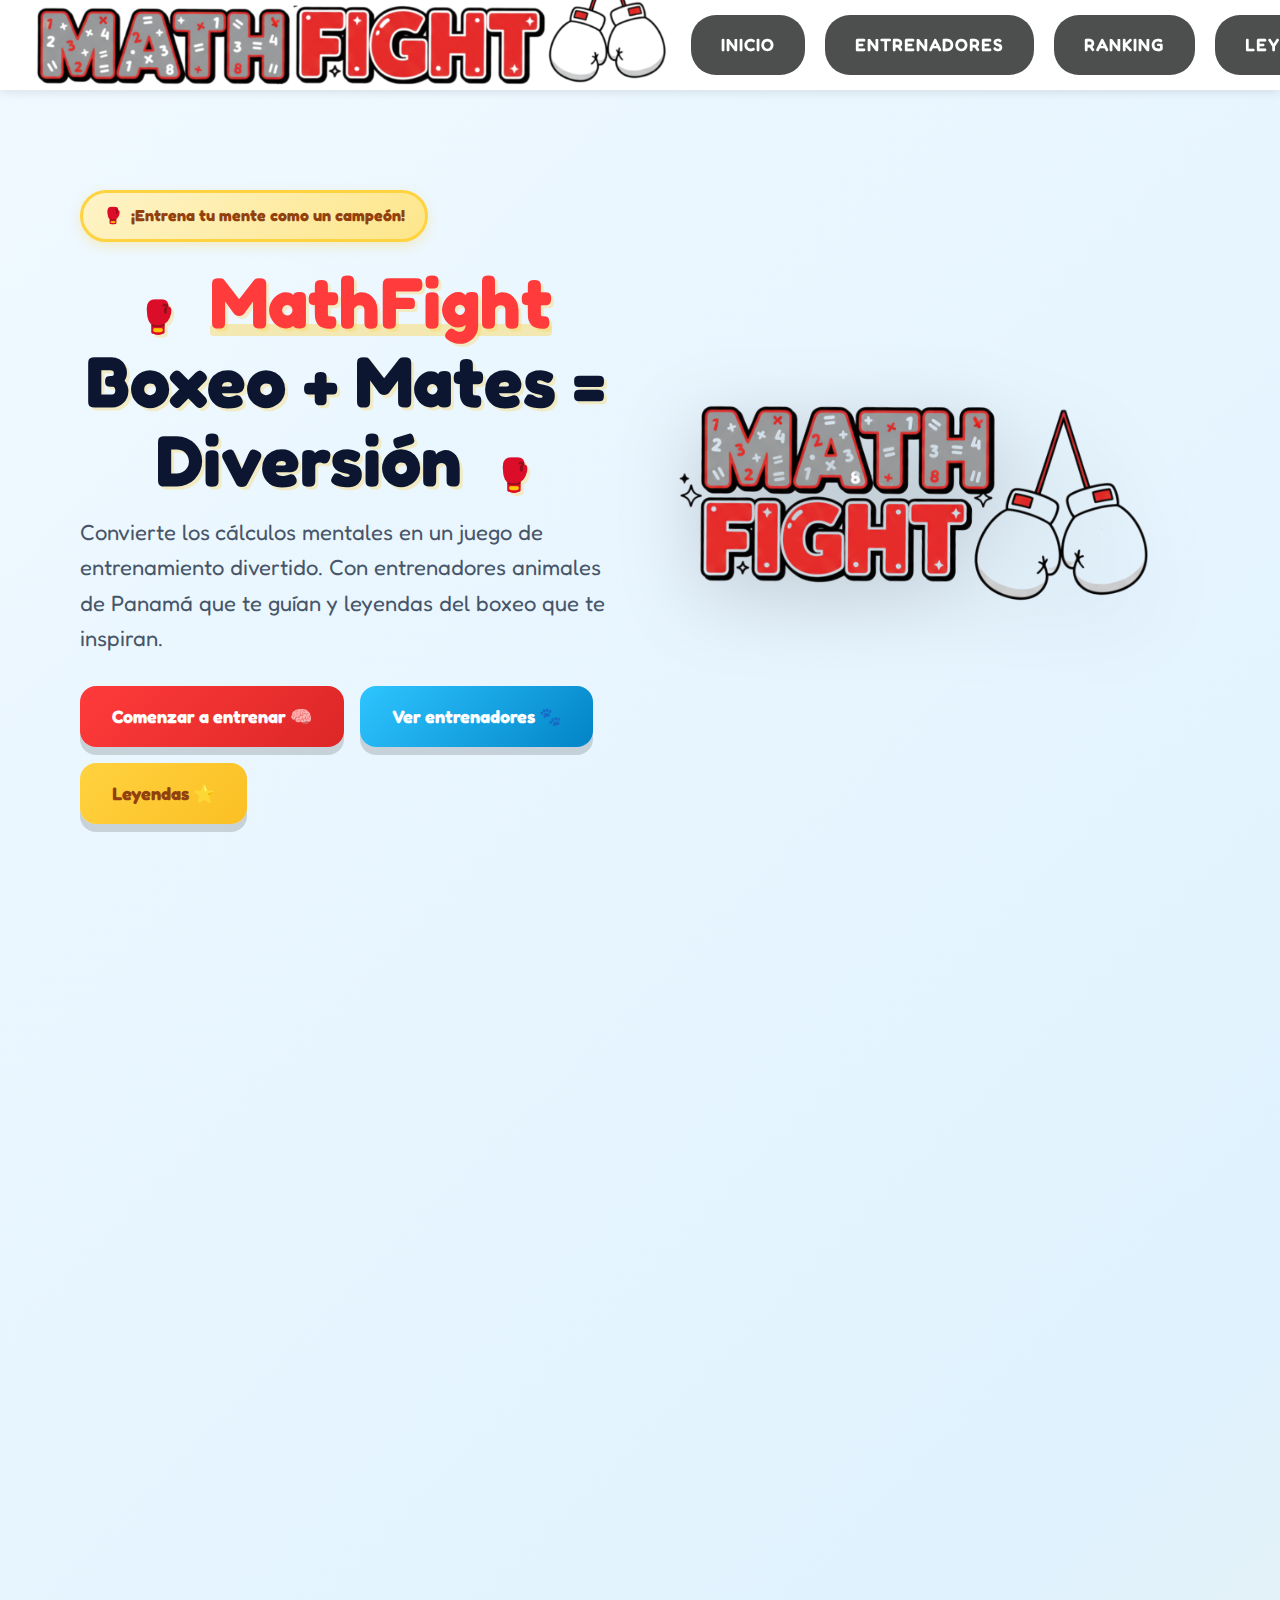
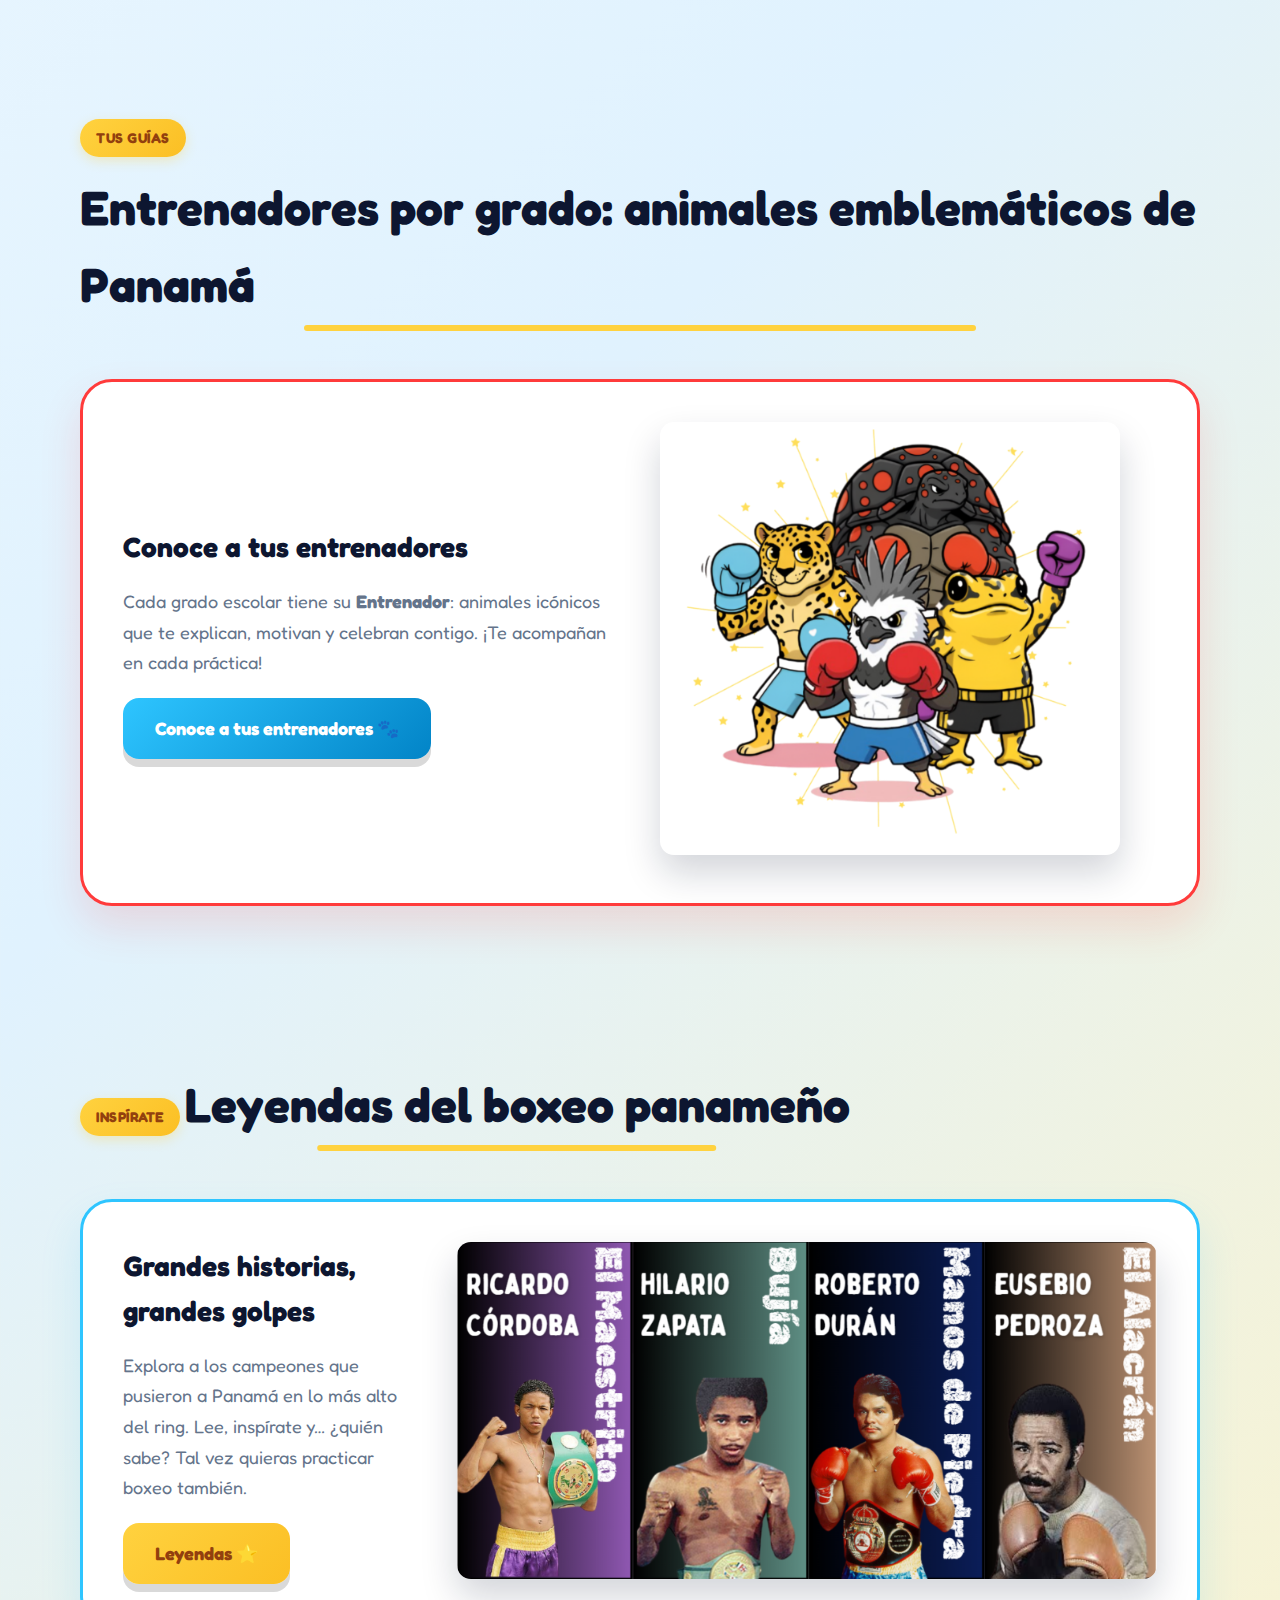
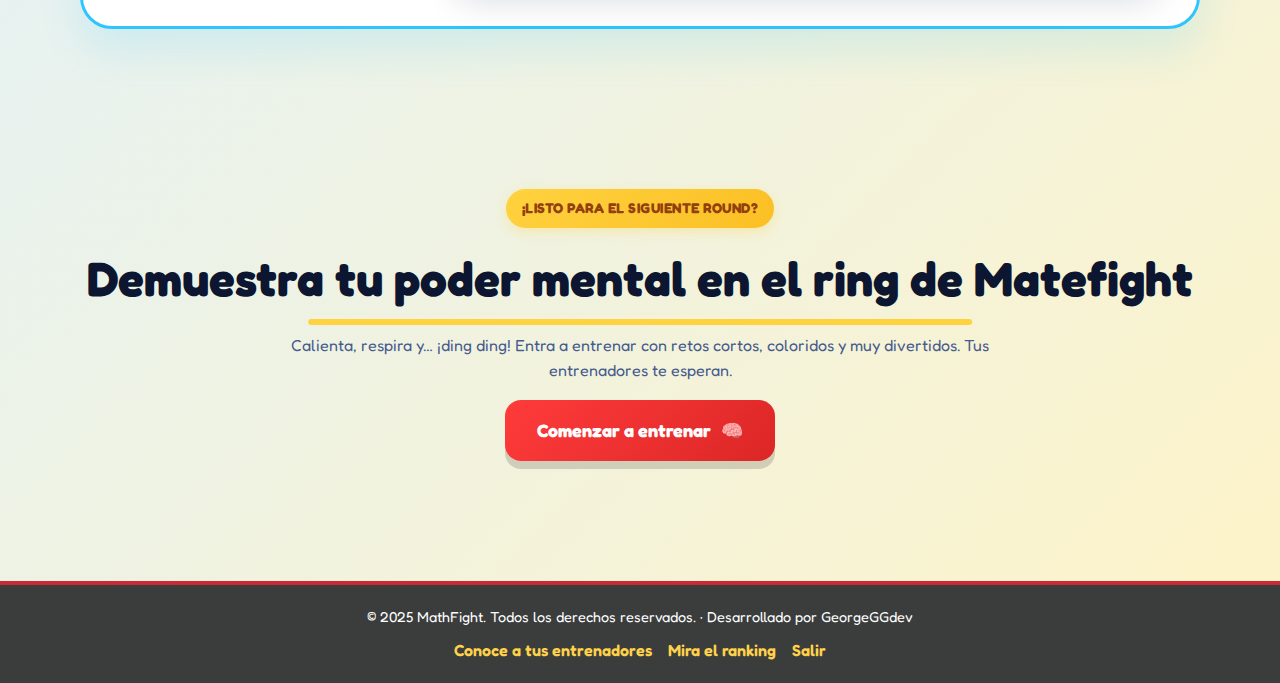
<file: public/index.html>
<!DOCTYPE html>
<html lang="es">
<head>
    <meta charset="UTF-8">
    <meta name="viewport" content="width=device-width, initial-scale=1.0">
    <title>MathFight - Inicio</title>
    <link rel="stylesheet" href="styles/style.css">
    <link href="https://fonts.googleapis.com/css2?family=Fredoka+One:wght@400&family=Fredoka:wght@300;400;500;600;700&family=Bubblegum+Sans&display=swap" rel="stylesheet">
    <style>
    /* —— Estilos específicos de Inicio (tonos vibrantes y juguetones) —— */
    :root {
        --mf-primary: #ff3b3b;
        --mf-secondary: #2ec5ff;
        --mf-yellow: #ffd23f;
        --mf-mint: #3af2b7;
        --mf-pink: #ff7ac6;
        --mf-purple: #a78bfa;
        --mf-orange: #fb923c;
        --mf-ink: #0d1630;
    }

    body {
        background: linear-gradient(135deg, #f0f9ff 0%, #e0f2fe 50%, #fef3c7 100%);
        overflow-x: hidden;
        color: var(--mf-ink);
    }

    /* —— HERO —— */
    .hero {
        position: relative;
        padding: 60px 20px 80px;
        color: var(--mf-ink);
    }
    .hero-inner {
        max-width: 1200px;
        margin: 0 auto;
        display: grid;
        grid-template-columns: 1fr 1fr;
        gap: 60px;
        align-items: center;
    }
    .hero-content {
        animation: slideInLeft 0.8s ease-out;
    }
    .hero-badge {
        display: inline-flex;
        gap: 8px;
        align-items: center;
        background: linear-gradient(135deg, #fef3c7, #fde68a);
        border: 3px solid var(--mf-yellow);
        border-radius: 999px;
        padding: 10px 20px;
        font-family: "Fredoka";
        font-weight: 700;
        font-size: 16px;
        color: #92400e;
        width: fit-content;
        box-shadow: 0 4px 12px rgba(255,210,63,.3);
        animation: bounce 2s ease-in-out infinite;
    }
    @keyframes bounce {
        0%, 100% { transform: translateY(0); }
        50% { transform: translateY(-10px); }
    }
    .hero h1 {
        font-family: "Fredoka One";
        font-size: clamp(40px, 6vw, 72px);
        line-height: 1.1;
        margin: 20px 0 16px;
        color: var(--mf-ink);
        text-shadow: 3px 3px 0 rgba(255,210,63,.3);
    }
    .hero h1 .highlight {
        color: var(--mf-primary);
        position: relative;
        display: inline-block;
    }
    .hero h1 .highlight::after {
        content: '';
        position: absolute;
        bottom: 5px;
        left: 0;
        right: 0;
        height: 12px;
        background: var(--mf-yellow);
        opacity: 0.4;
        z-index: -1;
        border-radius: 4px;
    }
    .hero p.lead {
        font-family: "Fredoka";
        font-size: clamp(18px, 2.5vw, 22px);
        color: #475569;
        line-height: 1.6;
        margin-bottom: 30px;
    }
    .hero-ctas { 
        display: flex; 
        flex-wrap: wrap; 
        gap: 16px; 
    }
    .btn {
        display: inline-flex; 
        align-items: center; 
        gap: 10px;
        padding: 16px 32px; 
        border-radius: 16px; 
        border: 0; 
        cursor: pointer;
        font-family: "Fredoka";
        font-weight: 700; 
        font-size: 18px;
        text-decoration: none;
        transition: all .3s ease;
        box-shadow: 0 8px 0 rgba(0,0,0,.15);
        position: relative;
        overflow: hidden;
    }
    .btn::before {
        content: '';
        position: absolute;
        top: 0;
        left: -100%;
        width: 100%;
        height: 100%;
        background: linear-gradient(90deg, transparent, rgba(255,255,255,0.3), transparent);
        transition: left 0.5s;
    }
    .btn:hover::before {
        left: 100%;
    }
    .btn:hover { 
        transform: translateY(-4px); 
        box-shadow: 0 12px 0 rgba(0,0,0,.15);
    }
    .btn:active { 
        transform: translateY(2px); 
        box-shadow: 0 4px 0 rgba(0,0,0,.15); 
    }
    .btn-primary { 
        background: linear-gradient(135deg, var(--mf-primary), #dc2626); 
        color: white; 
    }
    .btn-secondary { 
        background: linear-gradient(135deg, var(--mf-secondary), #0284c7); 
        color: white; 
    }
    .btn-ghost { 
        background: linear-gradient(135deg, var(--mf-yellow), #fbbf24); 
        color: #92400e; 
    }
    
    .hero-image {
        position: relative;
        animation: slideInRight 0.8s ease-out;
    }
    .hero-image img {
        width: 100%;
        max-width: 500px;
        height: auto;
        filter: drop-shadow(0 20px 40px rgba(0,0,0,.2));
        animation: float 3s ease-in-out infinite;
    }
    @keyframes float {
        0%, 100% { transform: translateY(0); }
        50% { transform: translateY(-20px); }
    }
    @keyframes slideInLeft {
        from { opacity: 0; transform: translateX(-50px); }
        to { opacity: 1; transform: translateX(0); }
    }
    @keyframes slideInRight {
        from { opacity: 0; transform: translateX(50px); }
        to { opacity: 1; transform: translateX(0); }
    }

    /* —— Secciones —— */
    .section {
        padding: 80px 20px;
        color: var(--mf-ink);
    }
    .section-inner { 
        max-width: 1200px; 
        margin: 0 auto; 
    }
    .section-header {
        text-align: center;
        margin-bottom: 50px;
    }
    .section h2 {
        font-family: "Fredoka One";
        font-size: clamp(32px, 4vw, 48px);
        margin-bottom: 16px;
        color: var(--mf-ink);
        position: relative;
        display: inline-block;
    }
    .section h2::after {
        content: '';
        position: absolute;
        bottom: -8px;
        left: 50%;
        transform: translateX(-50%);
        width: 60%;
        height: 6px;
        background: var(--mf-yellow);
        border-radius: 3px;
    }
    .section p.subtitle {
        font-family: "Fredoka";
        font-size: clamp(16px, 2vw, 20px);
        color: #64748b;
        max-width: 700px;
        margin: 0 auto;
    }
    .pill {
        display: inline-block; 
        padding: 8px 16px; 
        border-radius: 999px; 
        font-weight: 700;
        background: linear-gradient(135deg, var(--mf-yellow), #fbbf24);
        color: #92400e; 
        margin-bottom: 12px; 
        font-family: "Fredoka";
        font-size: 14px;
        text-transform: uppercase;
        letter-spacing: 0.5px;
        box-shadow: 0 4px 12px rgba(255,210,63,.3);
    }

    .grid-3 {
        display: grid; 
        grid-template-columns: repeat(auto-fit, minmax(300px, 1fr)); 
        gap: 30px; 
        margin-top: 40px;
    }
    .card {
        position: relative;
        border-radius: 24px; 
        padding: 32px; 
        background: white;
        box-shadow: 0 10px 30px rgba(13,22,48,.1);
        transition: all .3s ease;
        border: 3px solid transparent;
    }
    .card:hover { 
        transform: translateY(-8px); 
        box-shadow: 0 20px 40px rgba(13,22,48,.15);
    }
    .card h3 { 
        font-family: "Fredoka One"; 
        margin: 16px 0 12px; 
        font-size: 24px;
        color: var(--mf-ink);
    }
    .card p { 
        color: #64748b; 
        line-height: 1.7;
        font-family: "Fredoka";
        font-size: 16px;
    }
    .card .icon {
        width: 70px; 
        height: 70px; 
        border-radius: 20px; 
        display: grid; 
        place-items: center;
        font-size: 36px; 
        box-shadow: 0 8px 20px rgba(0,0,0,.15);
        margin-bottom: 4px;
    }
    .card--red { 
        border-color: var(--mf-primary);
    }
    .card--red .icon { 
        background: linear-gradient(135deg, #fecaca, #f87171);
    }
    .card--red:hover {
        background: linear-gradient(135deg, #fff5f5, #ffe4e4);
    }
    .card--blue { 
        border-color: var(--mf-secondary);
    }
    .card--blue .icon { 
        background: linear-gradient(135deg, #bae6fd, #38bdf8);
    }
    .card--blue:hover {
        background: linear-gradient(135deg, #f0f9ff, #e0f2fe);
    }
    .card--yellow { 
        border-color: var(--mf-yellow);
    }
    .card--yellow .icon { 
        background: linear-gradient(135deg, #fef08a, #fbbf24);
    }
    .card--yellow:hover {
        background: linear-gradient(135deg, #fefce8, #fef3c7);
    }

    /* —— Callouts —— */
    .callout {
        display: grid; 
        grid-template-columns: 1fr 1fr; 
        gap: 40px; 
        align-items: center;
        background: white;
        border: 3px solid var(--mf-secondary);
        padding: 40px; 
        border-radius: 32px; 
        margin-top: 40px;
        box-shadow: 0 20px 40px rgba(46,197,255,.15);
    }
    .callout.alt { 
        border-color: var(--mf-primary);
        box-shadow: 0 20px 40px rgba(255,59,59,.15);
    }
    .callout h3 { 
        font-family: "Fredoka One"; 
        margin: 0 0 16px;
        font-size: 28px;
        color: var(--mf-ink);
    }
    .callout p { 
        margin: 0 0 20px; 
        color: #64748b;
        font-family: "Fredoka";
        font-size: 18px;
        line-height: 1.7;
    }
    .callout img {
        width: 100%;
        border-radius: 20px;
        box-shadow: 0 10px 30px rgba(0,0,0,.15);
    }

    /* —— Animaciones —— */
    .reveal { 
        opacity: 0; 
        transform: translateY(30px); 
        transition: opacity .8s ease, transform .8s ease; 
    }
    .reveal.in { 
        opacity: 1; 
        transform: none; 
    }
    
    .cta-section {
        text-align: center;
        padding: 80px 20px;
        background: linear-gradient(135deg, #fef3c7, #fde68a);
        border-radius: 40px;
        margin: 40px 20px;
        box-shadow: 0 20px 60px rgba(255,210,63,.3);
    }
    .cta-section h2 {
        font-family: "Fredoka One";
        font-size: clamp(32px, 4vw, 48px);
        color: var(--mf-ink);
        margin-bottom: 16px;
    }
    .cta-section p {
        font-family: "Fredoka";
        font-size: clamp(16px, 2vw, 20px);
        color: #92400e;
        max-width: 700px;
        margin: 0 auto 30px;
        line-height: 1.6;
    }

    /* —— Responsivo —— */
    @media (max-width: 960px) {
        .hero-inner { 
            grid-template-columns: 1fr; 
            gap: 40px;
            text-align: center;
        }
        .hero-badge {
            margin: 0 auto;
        }
        .hero-ctas {
            justify-content: center;
        }
        .hero-image img {
            max-width: 350px;
            margin: 0 auto;
            display: block;
        }
        .grid-3 { 
            grid-template-columns: 1fr; 
        }
        .callout { 
            grid-template-columns: 1fr; 
            padding: 30px;
            gap: 30px;
        }
        .callout img {
            order: -1;
        }
        .section {
            padding: 60px 20px;
        }
        .cta-section {
            padding: 60px 20px;
            margin: 20px;
        }
    }
    </style>
</head>
<body>
    <nav class="navbar">
        <div class="nav-container">
            <div class="nav-brand">
                <img src="img/logo.png" alt="MathFight" class="brand-logo">
            </div>
            <div class="nav-menu">
                <a class="nav-button" href="index.html">Inicio</a>
                <a class="nav-button" href="coaches.html">Entrenadores</a>
                <a class="nav-button" href="ranking.html">Ranking</a>
                <a class="nav-button" href="legends.html">Leyendas</a>
            </div>
        </div>
    </nav>

    <main class="main-content">
        <section class="hero">
            <div class="hero-inner">
                <div class="hero-content">
                    <div class="hero-badge">
                        <span>🥊</span> ¡Entrena tu mente como un campeón!
                    </div>
                    <h1>
                        <span class="highlight">MathFight</span><br>
                        Boxeo + Mates = Diversión
                    </h1>
                    <p class="lead">
                        Convierte los cálculos mentales en un juego de entrenamiento divertido. 
                        Con entrenadores animales de Panamá que te guían y leyendas del boxeo que te inspiran.
                    </p>
                    <div class="hero-ctas">
                        <a class="btn btn-primary" href="welcome.html">
                            Comenzar a entrenar 🧠
                        </a>
                        <a class="btn btn-secondary" href="coaches.html">
                            Ver entrenadores 🐾
                        </a>
                        <a class="btn btn-ghost" href="legends.html">
                            Leyendas ⭐
                        </a>
                    </div>
                </div>
                <div class="hero-image">
                    <img src="img/index_logo.png" alt="MathFight Logo">
                </div>
            </div>
        </section>

        <section class="section">
            <div class="section-inner panel reveal">
                <span class="pill">¿Qué es Matefight?</span>
                <h2>Una forma sencilla y divertida de practicar cálculos mentales</h2>
                <div class="grid-3">
                    <div class="card card--red reveal">
                        <div class="icon">🥊</div>
                        <h3>Rondas rápidas</h3>
                        <p>Desafíos cortos tipo “round” con sumas, restas, multiplicaciones y divisiones. ¡Sube tu marcador como si fueras al ring!</p>
                    </div>
                    <div class="card card--blue reveal" style="transition-delay: .1s;">
                        <div class="icon">📈</div>
                        <h3>Progreso visible</h3>
                        <p>Gana puntos, mira tu posición en el ranking y celebra cada mejora. ¡Cada entrenamiento cuenta!</p>
                    </div>
                    <div class="card card--yellow reveal" style="transition-delay: .2s;">
                        <div class="icon">🎉</div>
                        <h3>Diversión primero</h3>
                        <p>Interfaz colorida, animaciones y recompensas amigables para que practicar sea un juego diario.</p>
                    </div>
                </div>
            </div>
        </section>

        <section class="section">
            <div class="section-inner">
                <span class="pill">Tus guías</span>
                <h2>Entrenadores por grado: animales emblemáticos de Panamá</h2>
                <div class="callout alt">
                    <div class="slide-right">
                        <h3>Conoce a tus entrenadores</h3>
                        <p>Cada grado escolar tiene su <strong>Entrenador</strong>: animales icónicos que te explican, motivan y celebran contigo. ¡Te acompañan en cada práctica!</p>
                        <a class="btn btn-secondary" href="coaches.html">Conoce a tus entrenadores 🐾</a>
                    </div>
                    <div class="slide-left">
                        <img src="img/coaches_winners.png" alt="Entrenadores animales de Panamá" style="width:100%; max-width:460px; border-radius: 14px; box-shadow: 0 18px 36px rgba(13,22,48,.18); background: rgba(255, 255, 255, 0);">
                    </div>
                </div>
            </div>
        </section>

        <section class="section">
            <div class="section-inner">
                <span class="pill">Inspírate</span>
                <h2>Leyendas del boxeo panameño</h2>
                <div class="callout">
                    <div class="slide-right">
                        <h3>Grandes historias, grandes golpes</h3>
                        <p>Explora a los campeones que pusieron a Panamá en lo más alto del ring. Lee, inspírate y… ¿quién sabe? Tal vez quieras practicar boxeo también.</p>
                        <a class="btn btn-ghost" href="legends.html">Leyendas ⭐</a>
                    </div>
                    <div class="slide-left">
                        <img src="img/heros.png" alt="Leyendas del boxeo panameño" style="width:100%; width:700px; border-radius: 14px; box-shadow: 0 18px 36px rgba(13,22,48,.18); background: rgba(255,255,255,.85);">
                    </div>
                </div>
            </div>
        </section>

        <section class="section">
            <div class="section-inner" style="text-align:center;">
                <span class="pill">¡Listo para el siguiente round?</span>
                <h2>Demuestra tu poder mental en el ring de Matefight</h2>
                <p style="color:#475b8e; max-width:720px; margin: 0 auto 16px; font-family: 'Fredoka', system-ui, -apple-system, Segoe UI, Roboto, Arial, sans-serif;">Calienta, respira y… ¡ding ding! Entra a entrenar con retos cortos, coloridos y muy divertidos. Tus entrenadores te esperan.</p>
                <a class="btn btn-primary" href="welcome.html"><span>Comenzar a entrenar</span> 🧠</a>
            </div>
        </section>
    </main>
    <script>
    // Revela elementos al hacer scroll evitando superposiciones visuales
    (function(){
        const inView = new IntersectionObserver((entries)=>{
            entries.forEach(e=>{
                if(e.isIntersecting){
                    e.target.classList.add('in');
                    inView.unobserve(e.target);
                }
            });
        }, { rootMargin: '0px 0px -10% 0px', threshold: 0.1 });

        document.querySelectorAll('.reveal, .slide-left, .slide-right').forEach(el=>inView.observe(el));
    })();
    </script>

    <footer class="footer">
        <div class="footer-content">
            <p>&copy; 2025 MathFight. Todos los derechos reservados. · Desarrollado por GeorgeGGdev</p>
            <div class="footer-links">
                <a href="coaches.html">Conoce a tus entrenadores</a>
                <a href="ranking.html">Mira el ranking</a>
                <a href="index.html">Salir</a>
            </div>
        </div>
    </footer>
</body>
</html>
</file>
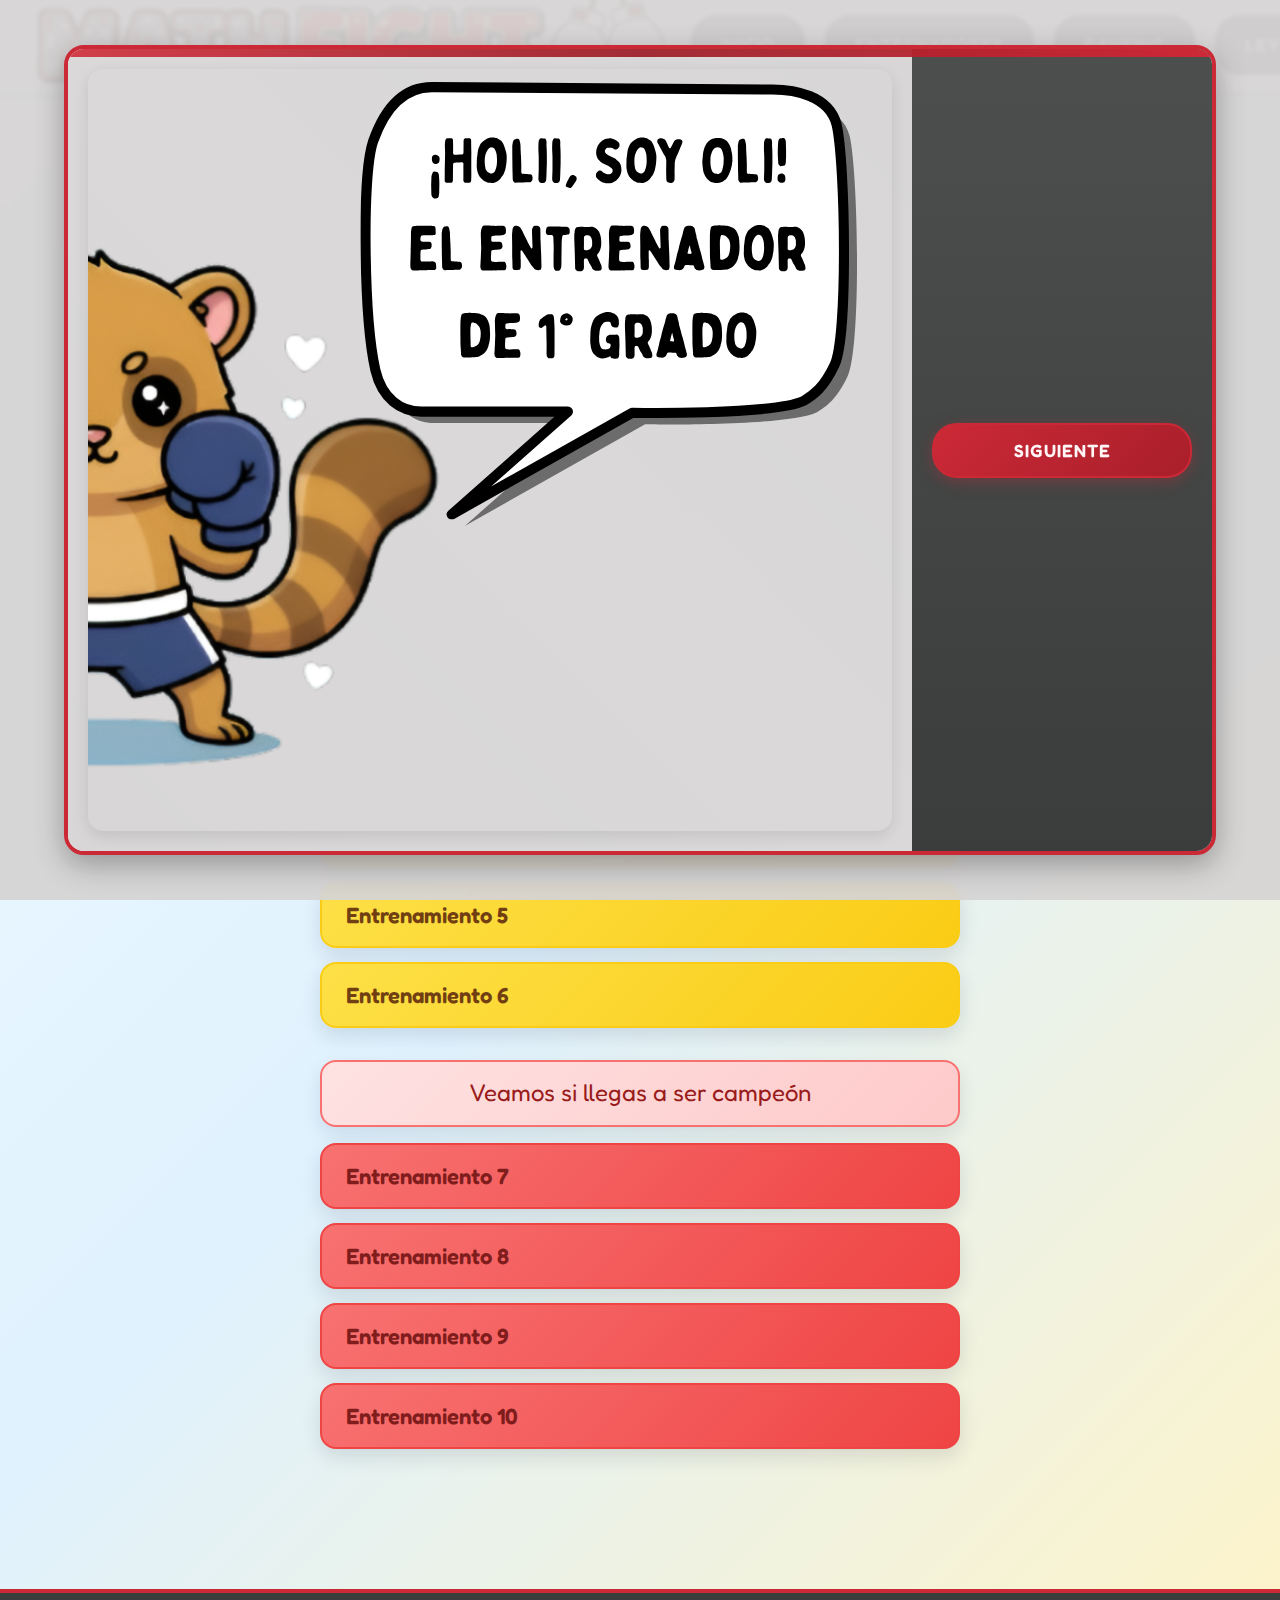
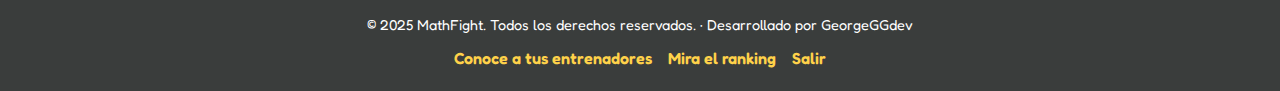
<file: public/1_grado.html>
<!DOCTYPE html>
<html lang="es">
<head>
    <meta charset="UTF-8">
    <meta name="viewport" content="width=device-width, initial-scale=1.0">
    <title>MathFight</title>
    <link rel="stylesheet" href="styles/style.css">
    <link href="https://fonts.googleapis.com/css2?family=Fredoka+One:wght@400&family=Fredoka:wght@300;400;500;600;700&family=Bubblegum+Sans&display=swap" rel="stylesheet">
    <style>
    :root{
        --c-red:#ff3b3b; --c-blue:#2ec5ff; --c-yellow:#ffd23f; --c-mint:#3af2b7; --c-pink:#ff7ac6; --c-ink:#0d1630;
        --c-green:#4ade80;
    }
    body{ 
        background: linear-gradient(135deg, #f0f9ff 0%, #e0f2fe 50%, #fef3c7 100%); 
        color: var(--c-ink); 
    }
    .page-wrap{ 
        max-width: 1200px; 
        margin: 0 auto; 
        padding: 60px 20px 80px; 
    }
    
    .page-title{ 
        font-family: "Fredoka One"; 
        font-size: clamp(40px,5vw,60px); 
        margin: 0 0 50px; 
        color: var(--c-ink);
        text-align: center;
        text-shadow: 3px 3px 0 rgba(255,210,63,.3);
    }
    
    .training-section{
        max-width: 680px;
        margin: 0 auto;
        padding: 0 20px;
    }
    
    .training-divider{
        font-family: "Fredoka One";
        font-size: clamp(20px, 3vw, 24px);
        margin: 32px 0 16px;
        padding: 12px 20px;
        border-radius: 16px;
        text-align: center;
        box-shadow: 0 8px 20px rgba(13,22,48,.1);
    }
    
    .divider-green{
        background: linear-gradient(135deg, #d1fae5, #a7f3d0);
        color: #065f46;
        border: 2px solid #34d399;
    }
    
    .divider-yellow{
        background: linear-gradient(135deg, #fef9c3, #fef08a);
        color: #713f12;
        border: 2px solid #facc15;
    }
    
    .divider-red{
        background: linear-gradient(135deg, #fee2e2, #fecaca);
        color: #991b1b;
        border: 2px solid #f87171;
    }
    
    .training-list{
        display: flex;
        flex-direction: column;
        gap: 14px;
        margin-bottom: 20px;
    }
    
    .training-btn{
        font-family: "Fredoka";
        font-weight: 600;
        font-size: clamp(18px, 2.5vw, 22px);
        padding: 18px 24px;
        border-radius: 16px;
        border: none;
        cursor: pointer;
        transition: transform 0.3s ease, box-shadow 0.3s ease, background 0.3s ease;
        box-shadow: 0 8px 20px rgba(13,22,48,.12);
        position: relative;
        overflow: hidden;
        text-align: left;
        width: 100%;
    }
    
    .training-btn::before{
        content: '';
        position: absolute;
        top: 0;
        left: -100%;
        width: 100%;
        height: 100%;
        background: linear-gradient(90deg, transparent, rgba(255,255,255,0.3), transparent);
        transition: left 0.5s ease;
    }
    
    .training-btn:hover{
        transform: translateY(-4px) scale(1.02);
        box-shadow: 0 12px 28px rgba(13,22,48,.18);
    }
    
    .training-btn:hover::before{
        left: 100%;
    }
    
    .training-btn-green{
        background: linear-gradient(135deg, #86efac, #4ade80);
        color: #065f46;
        border: 2px solid #34d399;
    }
    
    .training-btn-green:hover{
        background: linear-gradient(135deg, #4ade80, #22c55e);
        box-shadow: 0 12px 28px rgba(52,211,153,.3);
    }
    
    .training-btn-yellow{
        background: linear-gradient(135deg, #fde047, #facc15);
        color: #713f12;
        border: 2px solid #facc15;
    }
    
    .training-btn-yellow:hover{
        background: linear-gradient(135deg, #facc15, #eab308);
        box-shadow: 0 12px 28px rgba(250,204,21,.3);
    }
    
    .training-btn-red{
        background: linear-gradient(135deg, #f87171, #ef4444);
        color: #7f1d1d;
        border: 2px solid #ef4444;
    }
    
    .training-btn-red:hover{
        background: linear-gradient(135deg, #ef4444, #dc2626);
        box-shadow: 0 12px 28px rgba(239,68,68,.3);
    }
    </style>
</head>
<body>
    <nav class="navbar">
        <div class="nav-container">
            <div class="nav-brand">
                <img src="img/logo.png" alt="MathFight" class="brand-logo">
            </div>
            <div class="nav-menu">
                <a class="nav-button" href="index.html">Inicio</a>
                <a class="nav-button" href="coaches.html">Entrenadores</a>
                <a class="nav-button" href="ranking.html">Ranking</a>
                <a class="nav-button" href="legends.html">Leyendas</a>
            </div>
        </div>
    </nav>

    <main class="main-content">
        <div class="page-wrap">
            <h1 class="page-title">1 Grado</h1>
            
            <div class="training-section">
                <div class="training-divider divider-green">Empieza con lo básico</div>
                <div class="training-list">
                    <button class="training-btn training-btn-green" onclick="startPractice(1, 1)">Entrenamiento 1</button>
                    <button class="training-btn training-btn-green" onclick="startPractice(1, 2)">Entrenamiento 2</button>
                    <button class="training-btn training-btn-green" onclick="startPractice(1, 3)">Entrenamiento 3</button>
                </div>
                
                <div class="training-divider divider-yellow">Ponte a prueba</div>
                <div class="training-list">
                    <button class="training-btn training-btn-yellow" onclick="startPractice(1, 4)">Entrenamiento 4</button>
                    <button class="training-btn training-btn-yellow" onclick="startPractice(1, 5)">Entrenamiento 5</button>
                    <button class="training-btn training-btn-yellow" onclick="startPractice(1, 6)">Entrenamiento 6</button>
                </div>
                
                <div class="training-divider divider-red">Veamos si llegas a ser campeón</div>
                <div class="training-list">
                    <button class="training-btn training-btn-red" onclick="startPractice(1, 7)">Entrenamiento 7</button>
                    <button class="training-btn training-btn-red" onclick="startPractice(1, 8)">Entrenamiento 8</button>
                    <button class="training-btn training-btn-red" onclick="startPractice(1, 9)">Entrenamiento 9</button>
                    <button class="training-btn training-btn-red" onclick="startPractice(1, 10)">Entrenamiento 10</button>
                </div>
            </div>
        </div>
    </main>

    <footer class="footer">
        <div class="footer-content">
            <p>&copy; 2025 MathFight. Todos los derechos reservados. · Desarrollado por GeorgeGGdev</p>
            <div class="footer-links">
                <a href="coaches.html">Conoce a tus entrenadores</a>
                <a href="ranking.html">Mira el ranking</a>
                <a href="index.html">Salir</a>
            </div>
        </div>
    </footer>

    <div class="modal" id="welcomeModal">
        <div class="modal-content">
            <div class="modal-image">
                <img id="modalImage" src="img/coaches welcome/grado 1/oli_welcome.svg" alt="Coach Bienvenida Grado 1">
            </div>
            <div class="modal-controls">
                <div class="button-container">
                    <button class="modal-button" id="nextButton">Siguiente</button>
                </div>
            </div>
        </div>
    </div>

    <script>
        const modalSteps = [
  {
    image: 'img/coaches welcome/grado 1/oli_welcome.svg',
  },
  {
    image: 'img/coaches welcome/grado 1/oli_exp.png',
  }
];

document.addEventListener('DOMContentLoaded', () => {
  const modal = document.getElementById('welcomeModal');
  const modalImage = document.getElementById('modalImage');
  const nextBtn = document.getElementById('nextButton');

  let currentStep = 0;
  modalImage.src = modalSteps[currentStep].image;

  nextBtn.addEventListener('click', () => {
    currentStep++;

    if (currentStep < modalSteps.length) {
      // Animación de salida
      modalImage.style.opacity = '0';
      modalImage.style.transform = 'scale(0.9)';
      
      setTimeout(() => {
        // Cambia a la siguiente imagen
        modalImage.src = modalSteps[currentStep].image;
        
        // Animación de entrada
        setTimeout(() => {
          modalImage.style.opacity = '1';
          modalImage.style.transform = 'scale(1)';
        }, 50);
      }, 300);
    } else {
      // Cierra el modal con animación
      modal.style.animation = 'modalFadeOut 0.4s forwards';
      setTimeout(() => modal.style.display = 'none', 400);
    }
  });
});

// Función para iniciar práctica
function startPractice(grade, practiceId) {
    window.location.href = `practice.html?grade=${grade}&practice=${practiceId}`;
}
    </script>
</body>
</html>
</file>
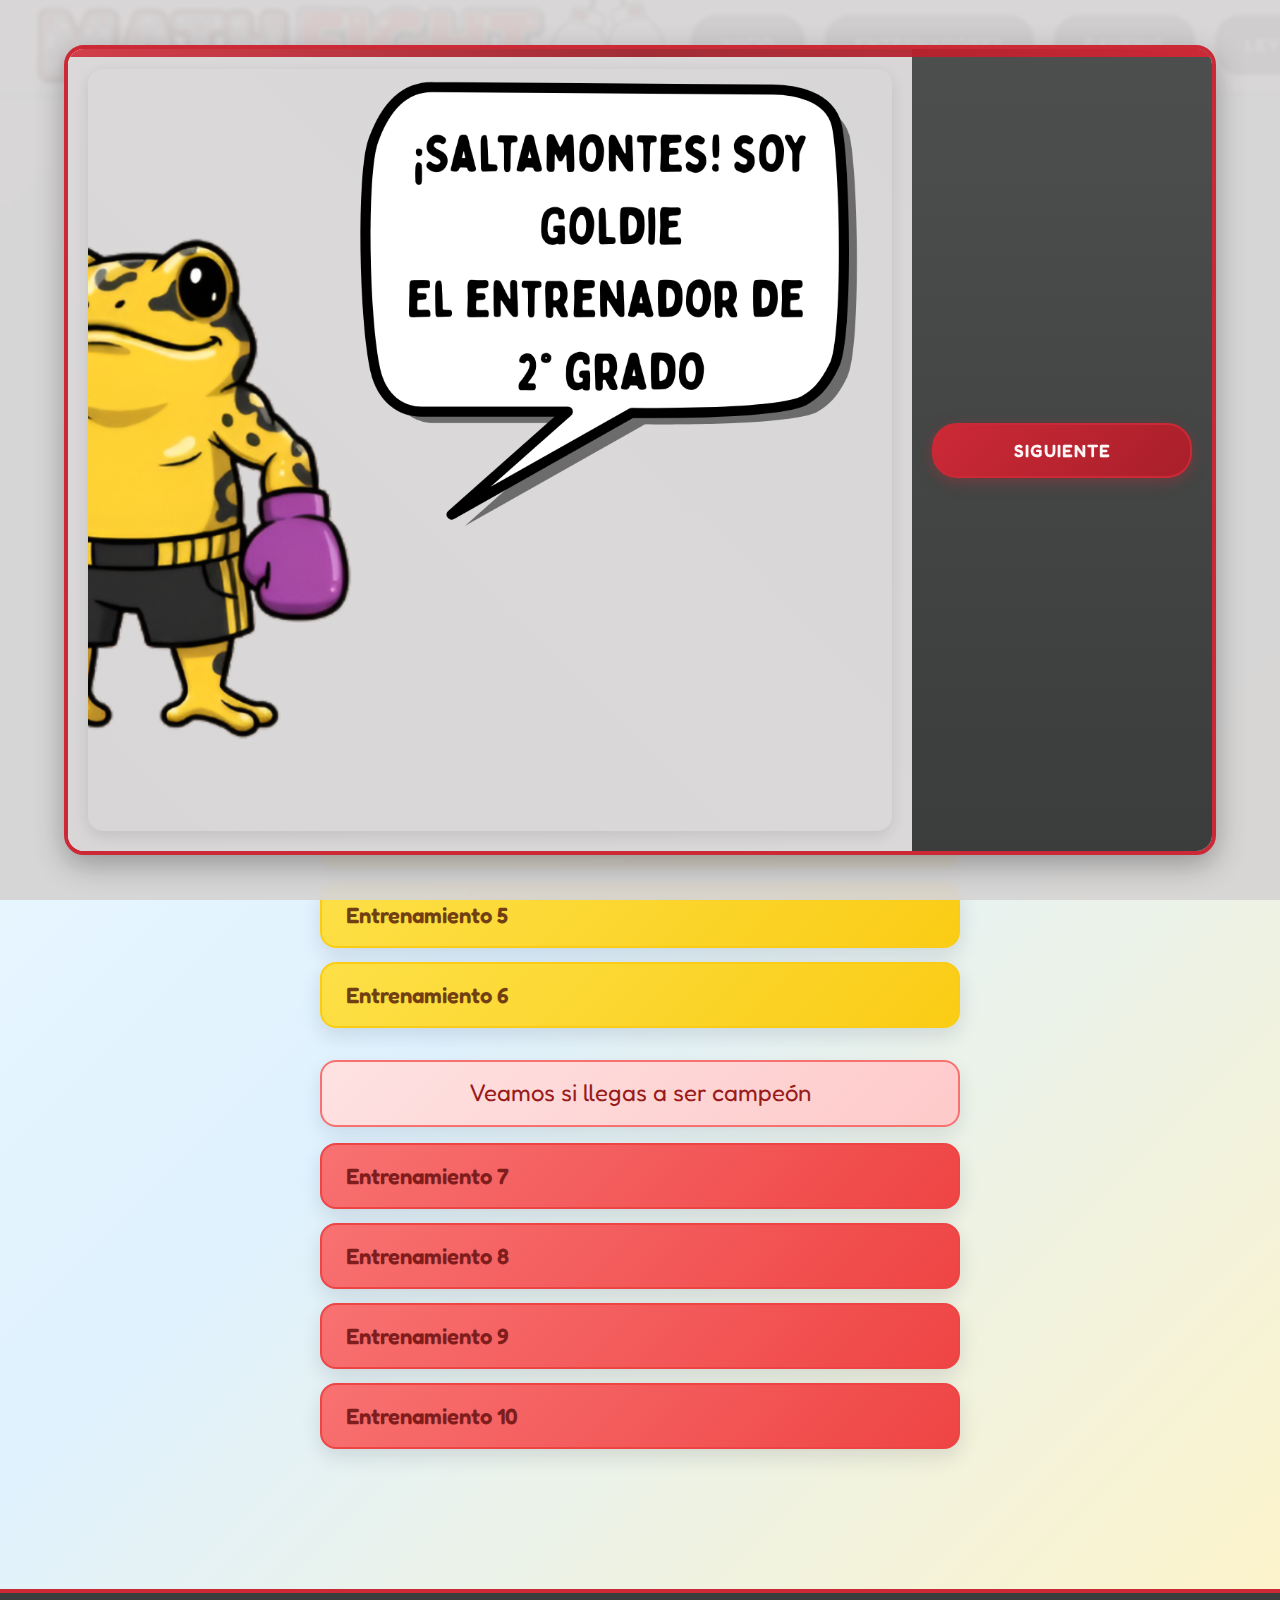
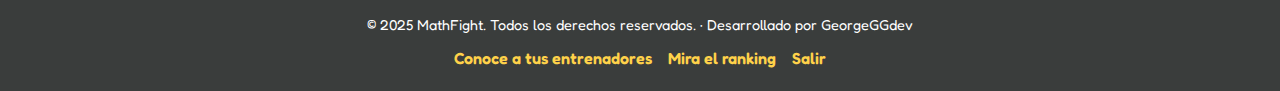
<file: public/2_grado.html>
<!DOCTYPE html>
<html lang="es">
<head>
    <meta charset="UTF-8">
    <meta name="viewport" content="width=device-width, initial-scale=1.0">
    <title>MathFight</title>
    <link rel="stylesheet" href="styles/style.css">
    <link href="https://fonts.googleapis.com/css2?family=Fredoka+One:wght@400&family=Fredoka:wght@300;400;500;600;700&family=Bubblegum+Sans&display=swap" rel="stylesheet">
    <style>
    :root{
        --c-red:#ff3b3b; --c-blue:#2ec5ff; --c-yellow:#ffd23f; --c-mint:#3af2b7; --c-pink:#ff7ac6; --c-ink:#0d1630;
        --c-green:#4ade80;
    }
    body{ 
        background: linear-gradient(135deg, #f0f9ff 0%, #e0f2fe 50%, #fef3c7 100%); 
        color: var(--c-ink); 
    }
    .page-wrap{ 
        max-width: 1200px; 
        margin: 0 auto; 
        padding: 60px 20px 80px; 
    }
    
    .page-title{ 
        font-family: "Fredoka One"; 
        font-size: clamp(40px,5vw,60px); 
        margin: 0 0 50px; 
        color: var(--c-ink);
        text-align: center;
        text-shadow: 3px 3px 0 rgba(255,210,63,.3);
    }
    
    .training-section{
        max-width: 680px;
        margin: 0 auto;
        padding: 0 20px;
    }
    
    .training-divider{
        font-family: "Fredoka One";
        font-size: clamp(20px, 3vw, 24px);
        margin: 32px 0 16px;
        padding: 12px 20px;
        border-radius: 16px;
        text-align: center;
        box-shadow: 0 8px 20px rgba(13,22,48,.1);
    }
    
    .divider-green{
        background: linear-gradient(135deg, #d1fae5, #a7f3d0);
        color: #065f46;
        border: 2px solid #34d399;
    }
    
    .divider-yellow{
        background: linear-gradient(135deg, #fef9c3, #fef08a);
        color: #713f12;
        border: 2px solid #facc15;
    }
    
    .divider-red{
        background: linear-gradient(135deg, #fee2e2, #fecaca);
        color: #991b1b;
        border: 2px solid #f87171;
    }
    
    .training-list{
        display: flex;
        flex-direction: column;
        gap: 14px;
        margin-bottom: 20px;
    }
    
    .training-btn{
        font-family: "Fredoka";
        font-weight: 600;
        font-size: clamp(18px, 2.5vw, 22px);
        padding: 18px 24px;
        border-radius: 16px;
        border: none;
        cursor: pointer;
        transition: transform 0.3s ease, box-shadow 0.3s ease, background 0.3s ease;
        box-shadow: 0 8px 20px rgba(13,22,48,.12);
        position: relative;
        overflow: hidden;
        text-align: left;
        width: 100%;
    }
    
    .training-btn::before{
        content: '';
        position: absolute;
        top: 0;
        left: -100%;
        width: 100%;
        height: 100%;
        background: linear-gradient(90deg, transparent, rgba(255,255,255,0.3), transparent);
        transition: left 0.5s ease;
    }
    
    .training-btn:hover{
        transform: translateY(-4px) scale(1.02);
        box-shadow: 0 12px 28px rgba(13,22,48,.18);
    }
    
    .training-btn:hover::before{
        left: 100%;
    }
    
    .training-btn-green{
        background: linear-gradient(135deg, #86efac, #4ade80);
        color: #065f46;
        border: 2px solid #34d399;
    }
    
    .training-btn-green:hover{
        background: linear-gradient(135deg, #4ade80, #22c55e);
        box-shadow: 0 12px 28px rgba(52,211,153,.3);
    }
    
    .training-btn-yellow{
        background: linear-gradient(135deg, #fde047, #facc15);
        color: #713f12;
        border: 2px solid #facc15;
    }
    
    .training-btn-yellow:hover{
        background: linear-gradient(135deg, #facc15, #eab308);
        box-shadow: 0 12px 28px rgba(250,204,21,.3);
    }
    
    .training-btn-red{
        background: linear-gradient(135deg, #f87171, #ef4444);
        color: #7f1d1d;
        border: 2px solid #ef4444;
    }
    
    .training-btn-red:hover{
        background: linear-gradient(135deg, #ef4444, #dc2626);
        box-shadow: 0 12px 28px rgba(239,68,68,.3);
    }
    </style>
</head>
<body>
    <nav class="navbar">
        <div class="nav-container">
            <div class="nav-brand">
                <img src="img/logo.png" alt="MathFight" class="brand-logo">
            </div>
            <div class="nav-menu">
                <a class="nav-button" href="index.html">Inicio</a>
                <a class="nav-button" href="coaches.html">Entrenadores</a>
                <a class="nav-button" href="ranking.html">Ranking</a>
                <a class="nav-button" href="legends.html">Leyendas</a>
            </div>
        </div>
    </nav>

    <main class="main-content">
        <div class="page-wrap">
            <h1 class="page-title">2 Grado</h1>
            
            <div class="training-section">
                <div class="training-divider divider-green">Empieza con lo básico</div>
                <div class="training-list">
                    <button class="training-btn training-btn-green" onclick="startPractice(2, 1)">Entrenamiento 1</button>
                    <button class="training-btn training-btn-green" onclick="startPractice(2, 2)">Entrenamiento 2</button>
                    <button class="training-btn training-btn-green" onclick="startPractice(2, 3)">Entrenamiento 3</button>
                </div>
                
                <div class="training-divider divider-yellow">Ponte a prueba</div>
                <div class="training-list">
                    <button class="training-btn training-btn-yellow" onclick="startPractice(2, 4)">Entrenamiento 4</button>
                    <button class="training-btn training-btn-yellow" onclick="startPractice(2, 5)">Entrenamiento 5</button>
                    <button class="training-btn training-btn-yellow" onclick="startPractice(2, 6)">Entrenamiento 6</button>
                </div>
                
                <div class="training-divider divider-red">Veamos si llegas a ser campeón</div>
                <div class="training-list">
                    <button class="training-btn training-btn-red" onclick="startPractice(2, 7)">Entrenamiento 7</button>
                    <button class="training-btn training-btn-red" onclick="startPractice(2, 8)">Entrenamiento 8</button>
                    <button class="training-btn training-btn-red" onclick="startPractice(2, 9)">Entrenamiento 9</button>
                    <button class="training-btn training-btn-red" onclick="startPractice(2, 10)">Entrenamiento 10</button>
                </div>
            </div>
        </div>
    </main>

    <footer class="footer">
        <div class="footer-content">
            <p>&copy; 2025 MathFight. Todos los derechos reservados. · Desarrollado por GeorgeGGdev</p>
            <div class="footer-links">
                <a href="coaches.html">Conoce a tus entrenadores</a>
                <a href="ranking.html">Mira el ranking</a>
                <a href="index.html">Salir</a>
            </div>
        </div>
    </footer>

    <div class="modal" id="welcomeModal">
        <div class="modal-content">
            <div class="modal-image">
                <img id="modalImage" src="img/coaches welcome/grado 2/goldie_welcome.png" alt="Coach Bienvenida Grado 2">
            </div>
            <div class="modal-controls">
                <div class="button-container">
                    <button class="modal-button" id="nextButton">Siguiente</button>
                </div>
            </div>
        </div>
    </div>

    <script>
        const modalSteps = [
  {
    image: 'img/coaches welcome/grado 2/goldie_welcome.png',
  },
  {
    image: 'img/coaches welcome/grado 2/goldie_exp.png',
  }
];

document.addEventListener('DOMContentLoaded', () => {
  const modal = document.getElementById('welcomeModal');
  const modalImage = document.getElementById('modalImage');
  const nextBtn = document.getElementById('nextButton');

  let currentStep = 0;
  modalImage.src = modalSteps[currentStep].image;

  nextBtn.addEventListener('click', () => {
    currentStep++;

    if (currentStep < modalSteps.length) {
      // Animación de salida
      modalImage.style.opacity = '0';
      modalImage.style.transform = 'scale(0.9)';
      
      setTimeout(() => {
        // Cambia a la siguiente imagen
        modalImage.src = modalSteps[currentStep].image;
        
        // Animación de entrada
        setTimeout(() => {
          modalImage.style.opacity = '1';
          modalImage.style.transform = 'scale(1)';
        }, 50);
      }, 300);
    } else {
      // Cierra el modal con animación
      modal.style.animation = 'modalFadeOut 0.4s forwards';
      setTimeout(() => modal.style.display = 'none', 400);
    }
  });
});

// Función para iniciar práctica
function startPractice(grade, practiceId) {
    window.location.href = `practice.html?grade=${grade}&practice=${practiceId}`;
}
    </script>
</body>
</html>
</file>
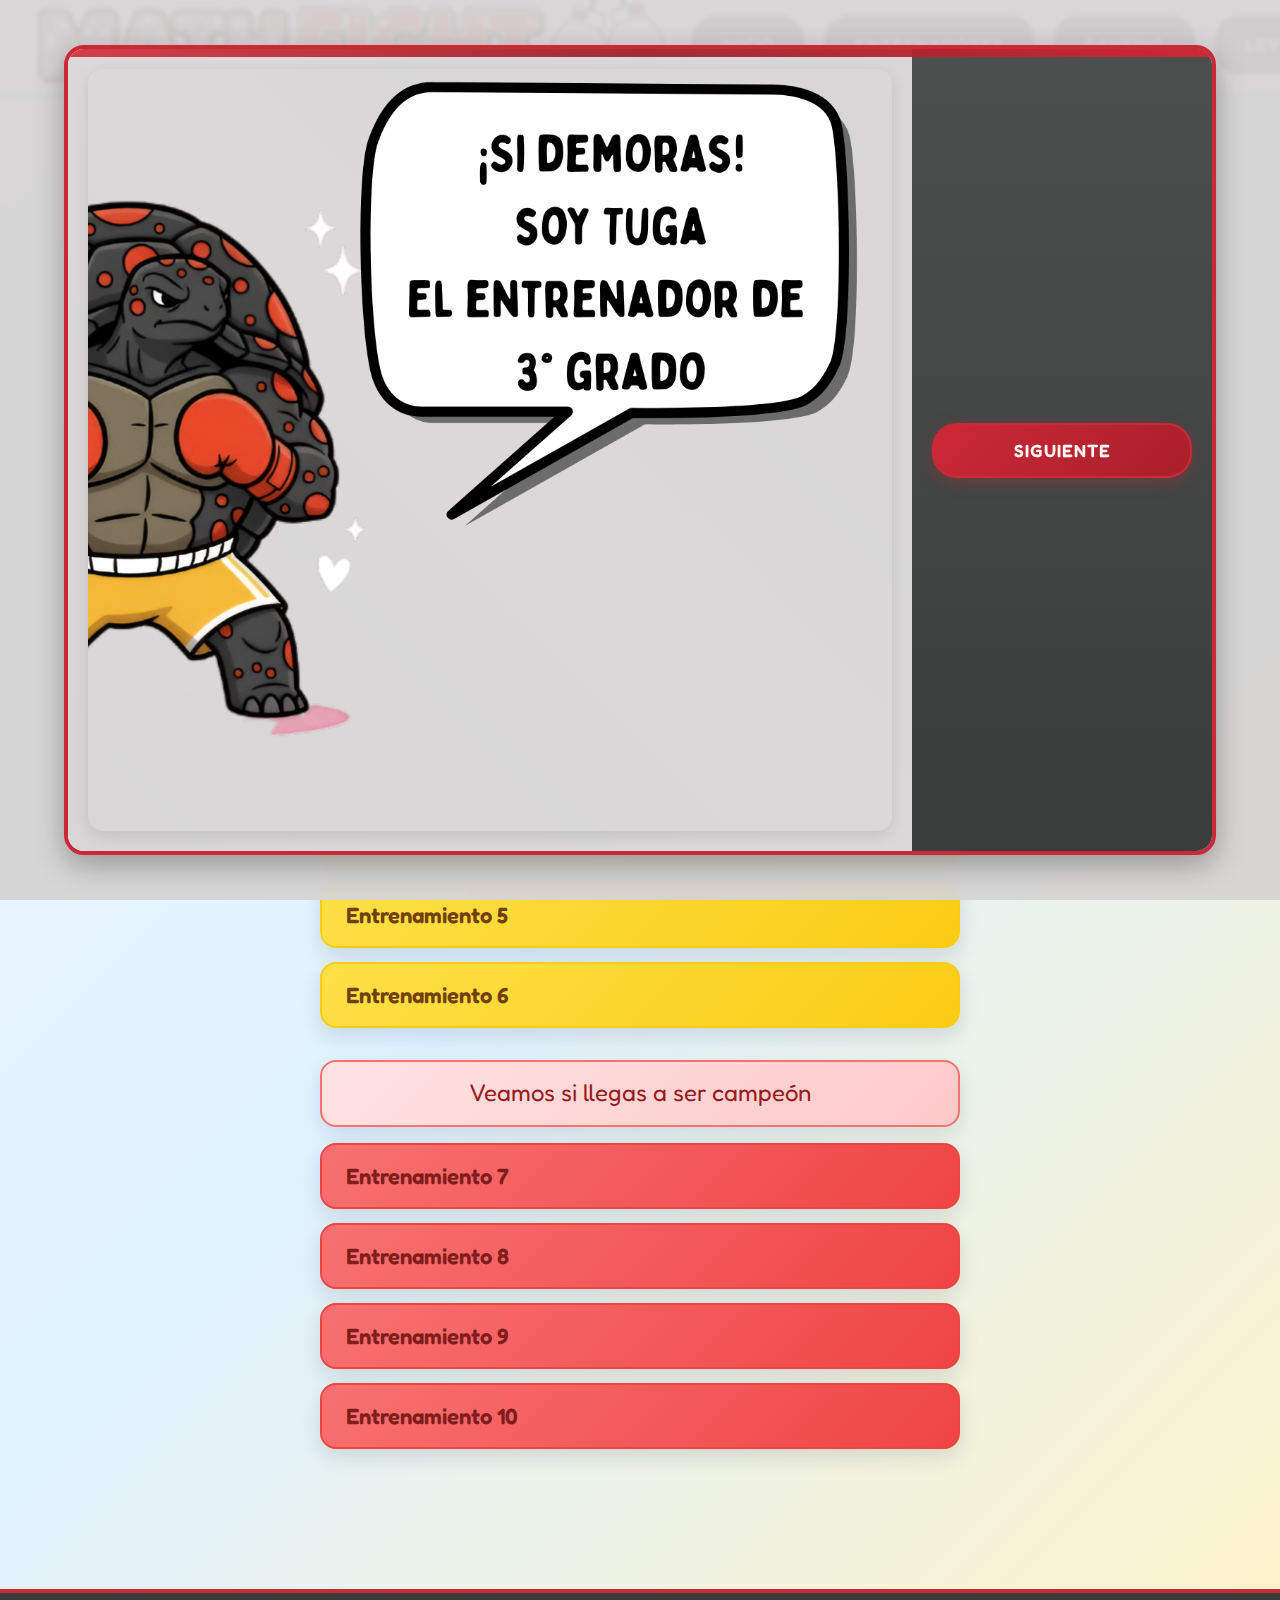
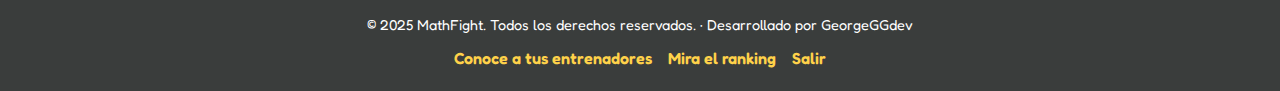
<file: public/3_grado.html>
<!DOCTYPE html>
<html lang="es">
<head>
    <meta charset="UTF-8">
    <meta name="viewport" content="width=device-width, initial-scale=1.0">
    <title>MathFight</title>
    <link rel="stylesheet" href="styles/style.css">
    <link href="https://fonts.googleapis.com/css2?family=Fredoka+One:wght@400&family=Fredoka:wght@300;400;500;600;700&family=Bubblegum+Sans&display=swap" rel="stylesheet">
    <style>
    :root{
        --c-red:#ff3b3b; --c-blue:#2ec5ff; --c-yellow:#ffd23f; --c-mint:#3af2b7; --c-pink:#ff7ac6; --c-ink:#0d1630;
        --c-green:#4ade80;
    }
    body{ 
        background: linear-gradient(135deg, #f0f9ff 0%, #e0f2fe 50%, #fef3c7 100%); 
        color: var(--c-ink); 
    }
    .page-wrap{ 
        max-width: 1200px; 
        margin: 0 auto; 
        padding: 60px 20px 80px; 
    }
    
    .page-title{ 
        font-family: "Fredoka One"; 
        font-size: clamp(40px,5vw,60px); 
        margin: 0 0 50px; 
        color: var(--c-ink);
        text-align: center;
        text-shadow: 3px 3px 0 rgba(255,210,63,.3);
    }
    
    .training-section{
        max-width: 680px;
        margin: 0 auto;
        padding: 0 20px;
    }
    
    .training-divider{
        font-family: "Fredoka One";
        font-size: clamp(20px, 3vw, 24px);
        margin: 32px 0 16px;
        padding: 12px 20px;
        border-radius: 16px;
        text-align: center;
        box-shadow: 0 8px 20px rgba(13,22,48,.1);
    }
    
    .divider-green{
        background: linear-gradient(135deg, #d1fae5, #a7f3d0);
        color: #065f46;
        border: 2px solid #34d399;
    }
    
    .divider-yellow{
        background: linear-gradient(135deg, #fef9c3, #fef08a);
        color: #713f12;
        border: 2px solid #facc15;
    }
    
    .divider-red{
        background: linear-gradient(135deg, #fee2e2, #fecaca);
        color: #991b1b;
        border: 2px solid #f87171;
    }
    
    .training-list{
        display: flex;
        flex-direction: column;
        gap: 14px;
        margin-bottom: 20px;
    }
    
    .training-btn{
        font-family: "Fredoka";
        font-weight: 600;
        font-size: clamp(18px, 2.5vw, 22px);
        padding: 18px 24px;
        border-radius: 16px;
        border: none;
        cursor: pointer;
        transition: transform 0.3s ease, box-shadow 0.3s ease, background 0.3s ease;
        box-shadow: 0 8px 20px rgba(13,22,48,.12);
        position: relative;
        overflow: hidden;
        text-align: left;
        width: 100%;
    }
    
    .training-btn::before{
        content: '';
        position: absolute;
        top: 0;
        left: -100%;
        width: 100%;
        height: 100%;
        background: linear-gradient(90deg, transparent, rgba(255,255,255,0.3), transparent);
        transition: left 0.5s ease;
    }
    
    .training-btn:hover{
        transform: translateY(-4px) scale(1.02);
        box-shadow: 0 12px 28px rgba(13,22,48,.18);
    }
    
    .training-btn:hover::before{
        left: 100%;
    }
    
    .training-btn-green{
        background: linear-gradient(135deg, #86efac, #4ade80);
        color: #065f46;
        border: 2px solid #34d399;
    }
    
    .training-btn-green:hover{
        background: linear-gradient(135deg, #4ade80, #22c55e);
        box-shadow: 0 12px 28px rgba(52,211,153,.3);
    }
    
    .training-btn-yellow{
        background: linear-gradient(135deg, #fde047, #facc15);
        color: #713f12;
        border: 2px solid #facc15;
    }
    
    .training-btn-yellow:hover{
        background: linear-gradient(135deg, #facc15, #eab308);
        box-shadow: 0 12px 28px rgba(250,204,21,.3);
    }
    
    .training-btn-red{
        background: linear-gradient(135deg, #f87171, #ef4444);
        color: #7f1d1d;
        border: 2px solid #ef4444;
    }
    
    .training-btn-red:hover{
        background: linear-gradient(135deg, #ef4444, #dc2626);
        box-shadow: 0 12px 28px rgba(239,68,68,.3);
    }
    </style>
</head>
<body>
    <nav class="navbar">
        <div class="nav-container">
            <div class="nav-brand">
                <img src="img/logo.png" alt="MathFight" class="brand-logo">
            </div>
            <div class="nav-menu">
                <a class="nav-button" href="index.html">Inicio</a>
                <a class="nav-button" href="coaches.html">Entrenadores</a>
                <a class="nav-button" href="ranking.html">Ranking</a>
                <a class="nav-button" href="legends.html">Leyendas</a>
            </div>
        </div>
    </nav>

    <main class="main-content">
        <div class="page-wrap">
            <h1 class="page-title">3 Grado</h1>
            
            <div class="training-section">
                <div class="training-divider divider-green">Empieza con lo básico</div>
                <div class="training-list">
                    <button class="training-btn training-btn-green" onclick="startPractice(3, 1)">Entrenamiento 1</button>
                    <button class="training-btn training-btn-green" onclick="startPractice(3, 2)">Entrenamiento 2</button>
                    <button class="training-btn training-btn-green" onclick="startPractice(3, 3)">Entrenamiento 3</button>
                </div>
                
                <div class="training-divider divider-yellow">Ponte a prueba</div>
                <div class="training-list">
                    <button class="training-btn training-btn-yellow" onclick="startPractice(3, 4)">Entrenamiento 4</button>
                    <button class="training-btn training-btn-yellow" onclick="startPractice(3, 5)">Entrenamiento 5</button>
                    <button class="training-btn training-btn-yellow" onclick="startPractice(3, 6)">Entrenamiento 6</button>
                </div>
                
                <div class="training-divider divider-red">Veamos si llegas a ser campeón</div>
                <div class="training-list">
                    <button class="training-btn training-btn-red" onclick="startPractice(3, 7)">Entrenamiento 7</button>
                    <button class="training-btn training-btn-red" onclick="startPractice(3, 8)">Entrenamiento 8</button>
                    <button class="training-btn training-btn-red" onclick="startPractice(3, 9)">Entrenamiento 9</button>
                    <button class="training-btn training-btn-red" onclick="startPractice(3, 10)">Entrenamiento 10</button>
                </div>
            </div>
        </div>
    </main>

    <footer class="footer">
        <div class="footer-content">
            <p>&copy; 2025 MathFight. Todos los derechos reservados. · Desarrollado por GeorgeGGdev</p>
            <div class="footer-links">
                <a href="coaches.html">Conoce a tus entrenadores</a>
                <a href="ranking.html">Mira el ranking</a>
                <a href="index.html">Salir</a>
            </div>
        </div>
    </footer>

    <div class="modal" id="welcomeModal">
        <div class="modal-content">
            <div class="modal-image">
                <img id="modalImage" src="img/coaches welcome/grado 3/tuga_welcome.png" alt="Coach Bienvenida Grado 3">
            </div>
            <div class="modal-controls">
                <div class="button-container">
                    <button class="modal-button" id="nextButton">Siguiente</button>
                </div>
            </div>
        </div>
    </div>

    <script>
        const modalSteps = [
  {
    image: 'img/coaches welcome/grado 3/tuga_welcome.png',
  },
  {
    image: 'img/coaches welcome/grado 3/tuga_exp.png',
  }
];

document.addEventListener('DOMContentLoaded', () => {
  const modal = document.getElementById('welcomeModal');
  const modalImage = document.getElementById('modalImage');
  const nextBtn = document.getElementById('nextButton');

  let currentStep = 0;
  modalImage.src = modalSteps[currentStep].image;

  nextBtn.addEventListener('click', () => {
    currentStep++;

    if (currentStep < modalSteps.length) {
      // Animación de salida
      modalImage.style.opacity = '0';
      modalImage.style.transform = 'scale(0.9)';
      
      setTimeout(() => {
        // Cambia a la siguiente imagen
        modalImage.src = modalSteps[currentStep].image;
        
        // Animación de entrada
        setTimeout(() => {
          modalImage.style.opacity = '1';
          modalImage.style.transform = 'scale(1)';
        }, 50);
      }, 300);
    } else {
      // Cierra el modal con animación
      modal.style.animation = 'modalFadeOut 0.4s forwards';
      setTimeout(() => modal.style.display = 'none', 400);
    }
  });
});

// Función para iniciar práctica
function startPractice(grade, practiceId) {
    window.location.href = `practice.html?grade=${grade}&practice=${practiceId}`;
}
    </script>
</body>
</html>
</file>
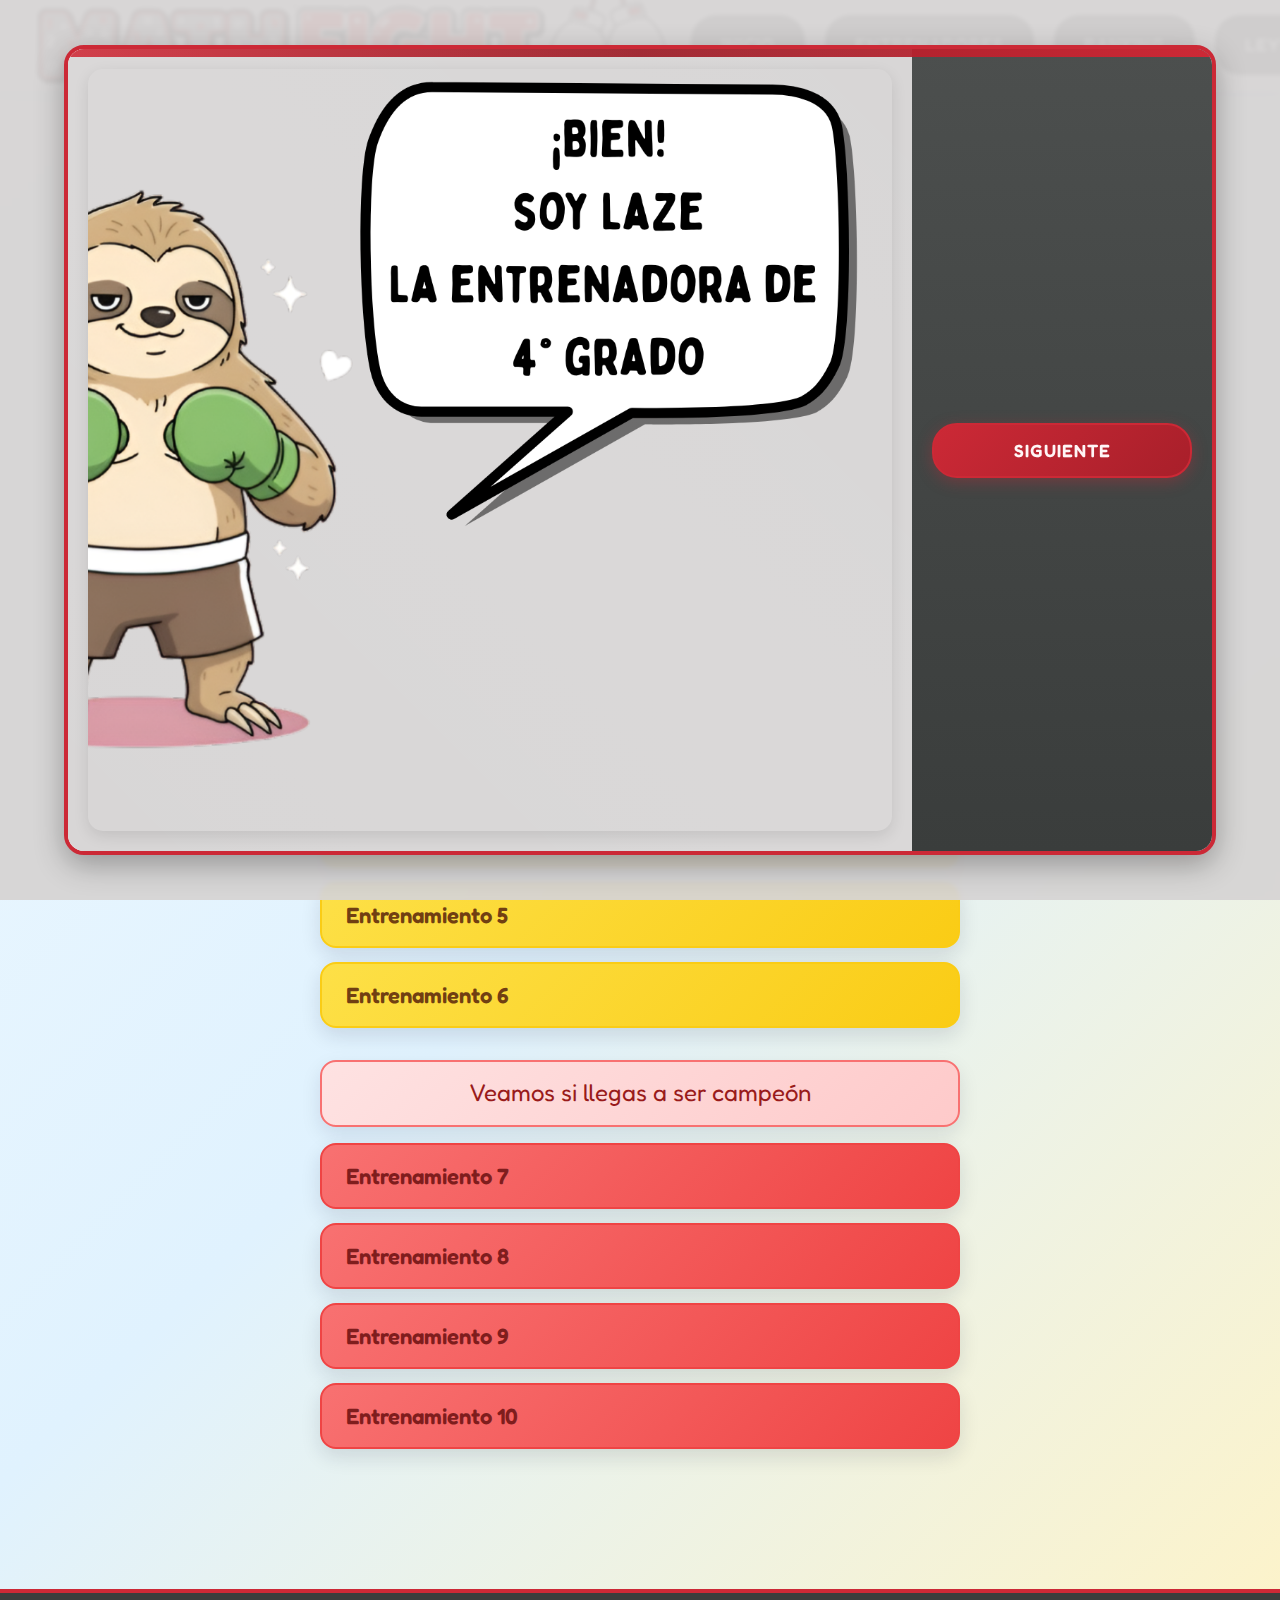
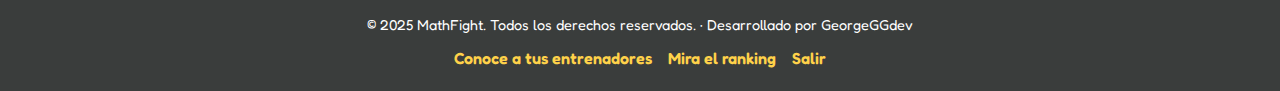
<file: public/4_grado.html>
<!DOCTYPE html>
<html lang="es">
<head>
    <meta charset="UTF-8">
    <meta name="viewport" content="width=device-width, initial-scale=1.0">
    <title>MathFight</title>
    <link rel="stylesheet" href="styles/style.css">
    <link href="https://fonts.googleapis.com/css2?family=Fredoka+One:wght@400&family=Fredoka:wght@300;400;500;600;700&family=Bubblegum+Sans&display=swap" rel="stylesheet">
    <style>
    :root{
        --c-red:#ff3b3b; --c-blue:#2ec5ff; --c-yellow:#ffd23f; --c-mint:#3af2b7; --c-pink:#ff7ac6; --c-ink:#0d1630;
        --c-green:#4ade80;
    }
    body{ 
        background: linear-gradient(135deg, #f0f9ff 0%, #e0f2fe 50%, #fef3c7 100%); 
        color: var(--c-ink); 
    }
    .page-wrap{ 
        max-width: 1200px; 
        margin: 0 auto; 
        padding: 60px 20px 80px; 
    }
    
    .page-title{ 
        font-family: "Fredoka One"; 
        font-size: clamp(40px,5vw,60px); 
        margin: 0 0 50px; 
        color: var(--c-ink);
        text-align: center;
        text-shadow: 3px 3px 0 rgba(255,210,63,.3);
    }
    
    .training-section{
        max-width: 680px;
        margin: 0 auto;
        padding: 0 20px;
    }
    
    .training-divider{
        font-family: "Fredoka One";
        font-size: clamp(20px, 3vw, 24px);
        margin: 32px 0 16px;
        padding: 12px 20px;
        border-radius: 16px;
        text-align: center;
        box-shadow: 0 8px 20px rgba(13,22,48,.1);
    }
    
    .divider-green{
        background: linear-gradient(135deg, #d1fae5, #a7f3d0);
        color: #065f46;
        border: 2px solid #34d399;
    }
    
    .divider-yellow{
        background: linear-gradient(135deg, #fef9c3, #fef08a);
        color: #713f12;
        border: 2px solid #facc15;
    }
    
    .divider-red{
        background: linear-gradient(135deg, #fee2e2, #fecaca);
        color: #991b1b;
        border: 2px solid #f87171;
    }
    
    .training-list{
        display: flex;
        flex-direction: column;
        gap: 14px;
        margin-bottom: 20px;
    }
    
    .training-btn{
        font-family: "Fredoka";
        font-weight: 600;
        font-size: clamp(18px, 2.5vw, 22px);
        padding: 18px 24px;
        border-radius: 16px;
        border: none;
        cursor: pointer;
        transition: transform 0.3s ease, box-shadow 0.3s ease, background 0.3s ease;
        box-shadow: 0 8px 20px rgba(13,22,48,.12);
        position: relative;
        overflow: hidden;
        text-align: left;
        width: 100%;
    }
    
    .training-btn::before{
        content: '';
        position: absolute;
        top: 0;
        left: -100%;
        width: 100%;
        height: 100%;
        background: linear-gradient(90deg, transparent, rgba(255,255,255,0.3), transparent);
        transition: left 0.5s ease;
    }
    
    .training-btn:hover{
        transform: translateY(-4px) scale(1.02);
        box-shadow: 0 12px 28px rgba(13,22,48,.18);
    }
    
    .training-btn:hover::before{
        left: 100%;
    }
    
    .training-btn-green{
        background: linear-gradient(135deg, #86efac, #4ade80);
        color: #065f46;
        border: 2px solid #34d399;
    }
    
    .training-btn-green:hover{
        background: linear-gradient(135deg, #4ade80, #22c55e);
        box-shadow: 0 12px 28px rgba(52,211,153,.3);
    }
    
    .training-btn-yellow{
        background: linear-gradient(135deg, #fde047, #facc15);
        color: #713f12;
        border: 2px solid #facc15;
    }
    
    .training-btn-yellow:hover{
        background: linear-gradient(135deg, #facc15, #eab308);
        box-shadow: 0 12px 28px rgba(250,204,21,.3);
    }
    
    .training-btn-red{
        background: linear-gradient(135deg, #f87171, #ef4444);
        color: #7f1d1d;
        border: 2px solid #ef4444;
    }
    
    .training-btn-red:hover{
        background: linear-gradient(135deg, #ef4444, #dc2626);
        box-shadow: 0 12px 28px rgba(239,68,68,.3);
    }
    </style>
</head>
<body>
    <nav class="navbar">
        <div class="nav-container">
            <div class="nav-brand">
                <img src="img/logo.png" alt="MathFight" class="brand-logo">
            </div>
            <div class="nav-menu">
                <a class="nav-button" href="index.html">Inicio</a>
                <a class="nav-button" href="coaches.html">Entrenadores</a>
                <a class="nav-button" href="ranking.html">Ranking</a>
                <a class="nav-button" href="legends.html">Leyendas</a>
            </div>
        </div>
    </nav>

    <main class="main-content">
        <div class="page-wrap">
            <h1 class="page-title">4 Grado</h1>
            
            <div class="training-section">
                <div class="training-divider divider-green">Empieza con lo básico</div>
                <div class="training-list">
                    <button class="training-btn training-btn-green" onclick="startPractice(4, 1)">Entrenamiento 1</button>
                    <button class="training-btn training-btn-green" onclick="startPractice(4, 2)">Entrenamiento 2</button>
                    <button class="training-btn training-btn-green" onclick="startPractice(4, 3)">Entrenamiento 3</button>
                </div>
                
                <div class="training-divider divider-yellow">Ponte a prueba</div>
                <div class="training-list">
                    <button class="training-btn training-btn-yellow" onclick="startPractice(4, 4)">Entrenamiento 4</button>
                    <button class="training-btn training-btn-yellow" onclick="startPractice(4, 5)">Entrenamiento 5</button>
                    <button class="training-btn training-btn-yellow" onclick="startPractice(4, 6)">Entrenamiento 6</button>
                </div>
                
                <div class="training-divider divider-red">Veamos si llegas a ser campeón</div>
                <div class="training-list">
                    <button class="training-btn training-btn-red" onclick="startPractice(4, 7)">Entrenamiento 7</button>
                    <button class="training-btn training-btn-red" onclick="startPractice(4, 8)">Entrenamiento 8</button>
                    <button class="training-btn training-btn-red" onclick="startPractice(4, 9)">Entrenamiento 9</button>
                    <button class="training-btn training-btn-red" onclick="startPractice(4, 10)">Entrenamiento 10</button>
                </div>
            </div>
        </div>
    </main>

    <footer class="footer">
        <div class="footer-content">
            <p>&copy; 2025 MathFight. Todos los derechos reservados. · Desarrollado por GeorgeGGdev</p>
            <div class="footer-links">
                <a href="coaches.html">Conoce a tus entrenadores</a>
                <a href="ranking.html">Mira el ranking</a>
                <a href="index.html">Salir</a>
            </div>
        </div>
    </footer>

    <div class="modal" id="welcomeModal">
        <div class="modal-content">
            <div class="modal-image">
                <img id="modalImage" src="img/coaches welcome/grado 4/laze_welcome.png" alt="Coach Bienvenida Grado 4">
            </div>
            <div class="modal-controls">
                <div class="button-container">
                    <button class="modal-button" id="nextButton">Siguiente</button>
                </div>
            </div>
        </div>
    </div>

    <script>
        const modalSteps = [
  {
    image: 'img/coaches welcome/grado 4/laze_welcome.png',
  },
  {
    image: 'img/coaches welcome/grado 4/laze_exp.png',
  }
];

document.addEventListener('DOMContentLoaded', () => {
  const modal = document.getElementById('welcomeModal');
  const modalImage = document.getElementById('modalImage');
  const nextBtn = document.getElementById('nextButton');

  let currentStep = 0;
  modalImage.src = modalSteps[currentStep].image;

  nextBtn.addEventListener('click', () => {
    currentStep++;

    if (currentStep < modalSteps.length) {
      // Animación de salida
      modalImage.style.opacity = '0';
      modalImage.style.transform = 'scale(0.9)';
      
      setTimeout(() => {
        // Cambia a la siguiente imagen
        modalImage.src = modalSteps[currentStep].image;
        
        // Animación de entrada
        setTimeout(() => {
          modalImage.style.opacity = '1';
          modalImage.style.transform = 'scale(1)';
        }, 50);
      }, 300);
    } else {
      // Cierra el modal con animación
      modal.style.animation = 'modalFadeOut 0.4s forwards';
      setTimeout(() => modal.style.display = 'none', 400);
    }
  });
});

// Función para iniciar práctica
function startPractice(grade, practiceId) {
    window.location.href = `practice.html?grade=${grade}&practice=${practiceId}`;
}
    </script>
</body>
</html>
</file>
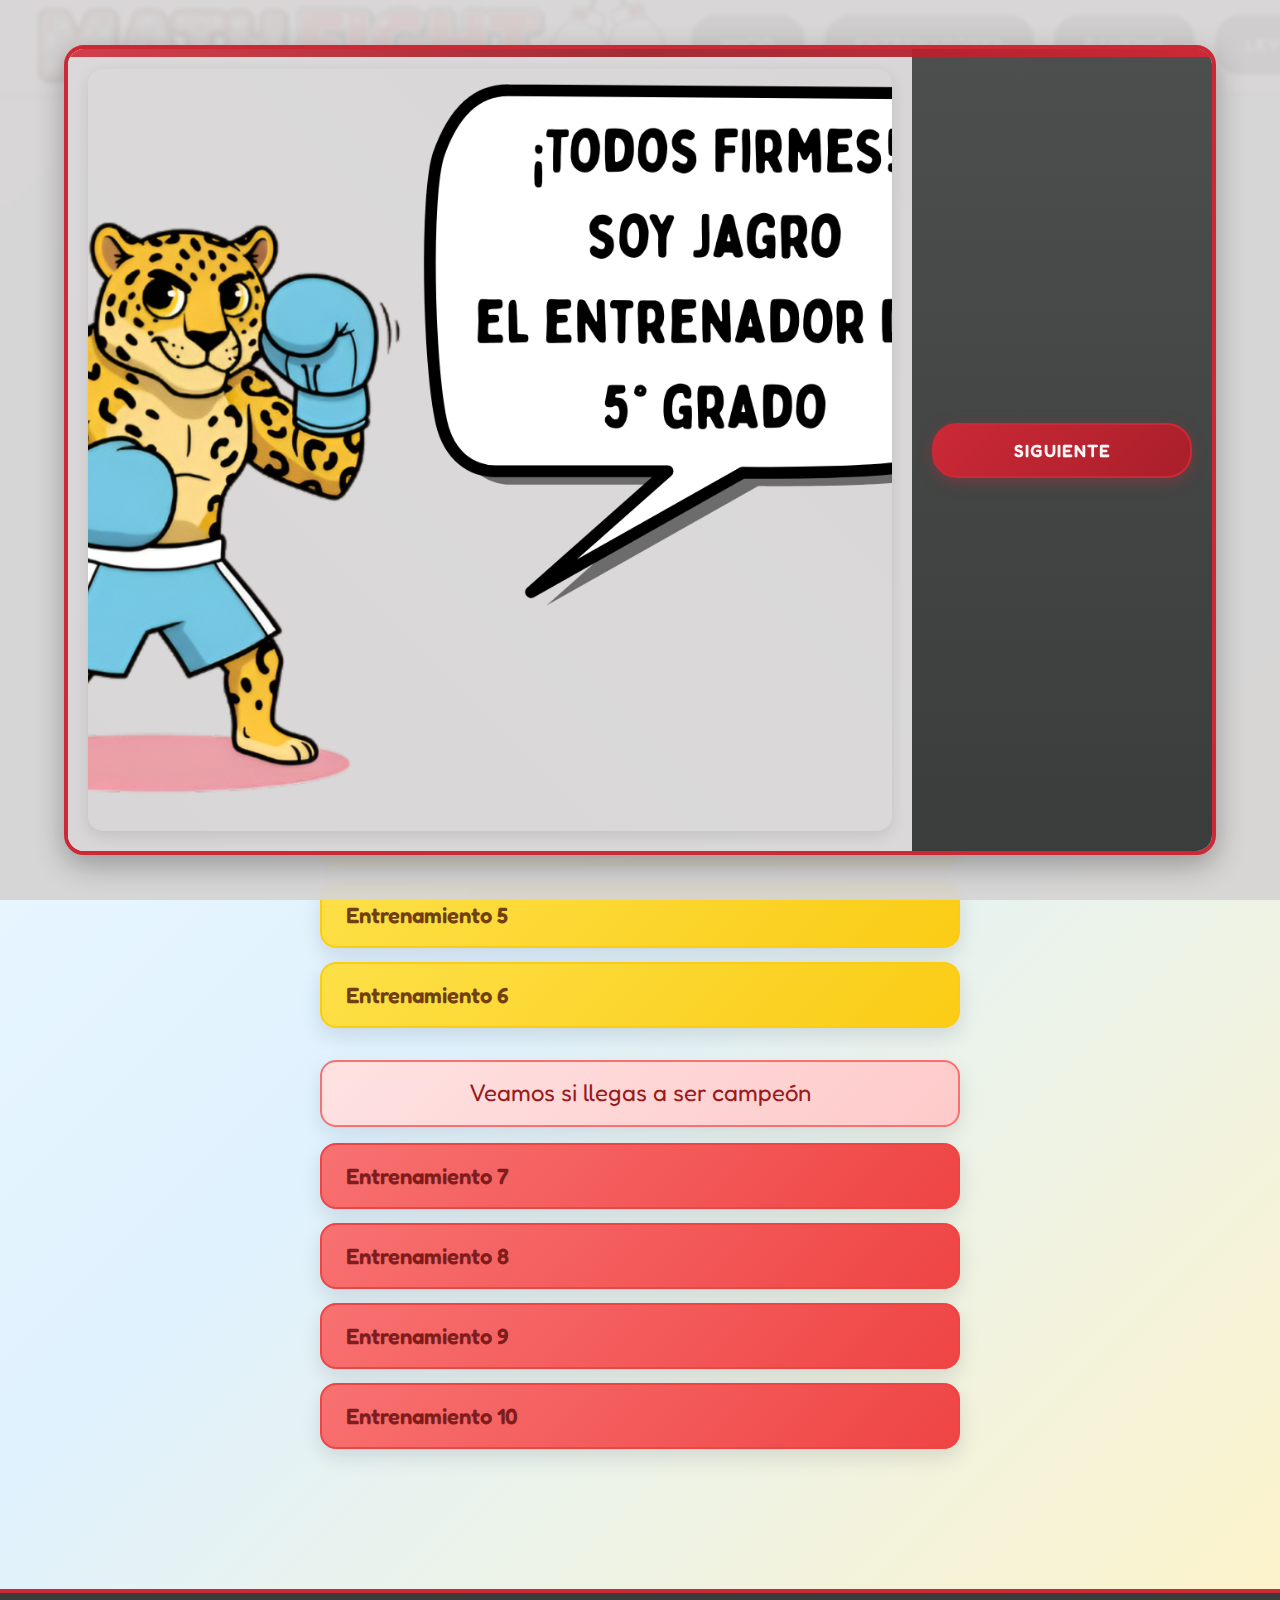
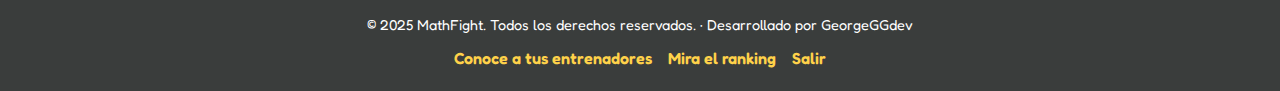
<file: public/5_grado.html>
<!DOCTYPE html>
<html lang="es">
<head>
    <meta charset="UTF-8">
    <meta name="viewport" content="width=device-width, initial-scale=1.0">
    <title>MathFight</title>
    <link rel="stylesheet" href="styles/style.css">
    <link href="https://fonts.googleapis.com/css2?family=Fredoka+One:wght@400&family=Fredoka:wght@300;400;500;600;700&family=Bubblegum+Sans&display=swap" rel="stylesheet">
    <style>
    :root{
        --c-red:#ff3b3b; --c-blue:#2ec5ff; --c-yellow:#ffd23f; --c-mint:#3af2b7; --c-pink:#ff7ac6; --c-ink:#0d1630;
        --c-green:#4ade80;
    }
    body{ 
        background: linear-gradient(135deg, #f0f9ff 0%, #e0f2fe 50%, #fef3c7 100%); 
        color: var(--c-ink); 
    }
    .page-wrap{ 
        max-width: 1200px; 
        margin: 0 auto; 
        padding: 60px 20px 80px; 
    }
    
    .page-title{ 
        font-family: "Fredoka One"; 
        font-size: clamp(40px,5vw,60px); 
        margin: 0 0 50px; 
        color: var(--c-ink);
        text-align: center;
        text-shadow: 3px 3px 0 rgba(255,210,63,.3);
    }
    
    .training-section{
        max-width: 680px;
        margin: 0 auto;
        padding: 0 20px;
    }
    
    .training-divider{
        font-family: "Fredoka One";
        font-size: clamp(20px, 3vw, 24px);
        margin: 32px 0 16px;
        padding: 12px 20px;
        border-radius: 16px;
        text-align: center;
        box-shadow: 0 8px 20px rgba(13,22,48,.1);
    }
    
    .divider-green{
        background: linear-gradient(135deg, #d1fae5, #a7f3d0);
        color: #065f46;
        border: 2px solid #34d399;
    }
    
    .divider-yellow{
        background: linear-gradient(135deg, #fef9c3, #fef08a);
        color: #713f12;
        border: 2px solid #facc15;
    }
    
    .divider-red{
        background: linear-gradient(135deg, #fee2e2, #fecaca);
        color: #991b1b;
        border: 2px solid #f87171;
    }
    
    .training-list{
        display: flex;
        flex-direction: column;
        gap: 14px;
        margin-bottom: 20px;
    }
    
    .training-btn{
        font-family: "Fredoka";
        font-weight: 600;
        font-size: clamp(18px, 2.5vw, 22px);
        padding: 18px 24px;
        border-radius: 16px;
        border: none;
        cursor: pointer;
        transition: transform 0.3s ease, box-shadow 0.3s ease, background 0.3s ease;
        box-shadow: 0 8px 20px rgba(13,22,48,.12);
        position: relative;
        overflow: hidden;
        text-align: left;
        width: 100%;
    }
    
    .training-btn::before{
        content: '';
        position: absolute;
        top: 0;
        left: -100%;
        width: 100%;
        height: 100%;
        background: linear-gradient(90deg, transparent, rgba(255,255,255,0.3), transparent);
        transition: left 0.5s ease;
    }
    
    .training-btn:hover{
        transform: translateY(-4px) scale(1.02);
        box-shadow: 0 12px 28px rgba(13,22,48,.18);
    }
    
    .training-btn:hover::before{
        left: 100%;
    }
    
    .training-btn-green{
        background: linear-gradient(135deg, #86efac, #4ade80);
        color: #065f46;
        border: 2px solid #34d399;
    }
    
    .training-btn-green:hover{
        background: linear-gradient(135deg, #4ade80, #22c55e);
        box-shadow: 0 12px 28px rgba(52,211,153,.3);
    }
    
    .training-btn-yellow{
        background: linear-gradient(135deg, #fde047, #facc15);
        color: #713f12;
        border: 2px solid #facc15;
    }
    
    .training-btn-yellow:hover{
        background: linear-gradient(135deg, #facc15, #eab308);
        box-shadow: 0 12px 28px rgba(250,204,21,.3);
    }
    
    .training-btn-red{
        background: linear-gradient(135deg, #f87171, #ef4444);
        color: #7f1d1d;
        border: 2px solid #ef4444;
    }
    
    .training-btn-red:hover{
        background: linear-gradient(135deg, #ef4444, #dc2626);
        box-shadow: 0 12px 28px rgba(239,68,68,.3);
    }
    </style>
</head>
<body>
    <nav class="navbar">
        <div class="nav-container">
            <div class="nav-brand">
                <img src="img/logo.png" alt="MathFight" class="brand-logo">
            </div>
            <div class="nav-menu">
                <a class="nav-button" href="index.html">Inicio</a>
                <a class="nav-button" href="coaches.html">Entrenadores</a>
                <a class="nav-button" href="ranking.html">Ranking</a>
                <a class="nav-button" href="legends.html">Leyendas</a>
            </div>
        </div>
    </nav>

    <main class="main-content">
        <div class="page-wrap">
            <h1 class="page-title">5 Grado</h1>
            
            <div class="training-section">
                <div class="training-divider divider-green">Empieza con lo básico</div>
                <div class="training-list">
                    <button class="training-btn training-btn-green" onclick="startPractice(5, 1)">Entrenamiento 1</button>
                    <button class="training-btn training-btn-green" onclick="startPractice(5, 2)">Entrenamiento 2</button>
                    <button class="training-btn training-btn-green" onclick="startPractice(5, 3)">Entrenamiento 3</button>
                </div>
                
                <div class="training-divider divider-yellow">Ponte a prueba</div>
                <div class="training-list">
                    <button class="training-btn training-btn-yellow" onclick="startPractice(5, 4)">Entrenamiento 4</button>
                    <button class="training-btn training-btn-yellow" onclick="startPractice(5, 5)">Entrenamiento 5</button>
                    <button class="training-btn training-btn-yellow" onclick="startPractice(5, 6)">Entrenamiento 6</button>
                </div>
                
                <div class="training-divider divider-red">Veamos si llegas a ser campeón</div>
                <div class="training-list">
                    <button class="training-btn training-btn-red" onclick="startPractice(5, 7)">Entrenamiento 7</button>
                    <button class="training-btn training-btn-red" onclick="startPractice(5, 8)">Entrenamiento 8</button>
                    <button class="training-btn training-btn-red" onclick="startPractice(5, 9)">Entrenamiento 9</button>
                    <button class="training-btn training-btn-red" onclick="startPractice(5, 10)">Entrenamiento 10</button>
                </div>
            </div>
        </div>
    </main>

    <footer class="footer">
        <div class="footer-content">
            <p>&copy; 2025 MathFight. Todos los derechos reservados. · Desarrollado por GeorgeGGdev</p>
            <div class="footer-links">
                <a href="coaches.html">Conoce a tus entrenadores</a>
                <a href="ranking.html">Mira el ranking</a>
                <a href="index.html">Salir</a>
            </div>
        </div>
    </footer>

    <div class="modal" id="welcomeModal">
        <div class="modal-content">
            <div class="modal-image">
                <img id="modalImage" src="img/coaches welcome/grado 5/jagro_welcome.png" alt="Coach Bienvenida Grado 5">
            </div>
            <div class="modal-controls">
                <div class="button-container">
                    <button class="modal-button" id="nextButton">Siguiente</button>
                </div>
            </div>
        </div>
    </div>

    <script>
        const modalSteps = [
  {
    image: 'img/coaches welcome/grado 5/jagro_welcome.png',
  },
  {
    image: 'img/coaches welcome/grado 5/jagro_exp.png',
  }
];

document.addEventListener('DOMContentLoaded', () => {
  const modal = document.getElementById('welcomeModal');
  const modalImage = document.getElementById('modalImage');
  const nextBtn = document.getElementById('nextButton');

  let currentStep = 0;
  modalImage.src = modalSteps[currentStep].image;

  nextBtn.addEventListener('click', () => {
    currentStep++;

    if (currentStep < modalSteps.length) {
      // Animación de salida
      modalImage.style.opacity = '0';
      modalImage.style.transform = 'scale(0.9)';
      
      setTimeout(() => {
        // Cambia a la siguiente imagen
        modalImage.src = modalSteps[currentStep].image;
        
        // Animación de entrada
        setTimeout(() => {
          modalImage.style.opacity = '1';
          modalImage.style.transform = 'scale(1)';
        }, 50);
      }, 300);
    } else {
      // Cierra el modal con animación
      modal.style.animation = 'modalFadeOut 0.4s forwards';
      setTimeout(() => modal.style.display = 'none', 400);
    }
  });
});

// Función para iniciar práctica
function startPractice(grade, practiceId) {
    window.location.href = `practice.html?grade=${grade}&practice=${practiceId}`;
}
    </script>
</body>
</html>
</file>
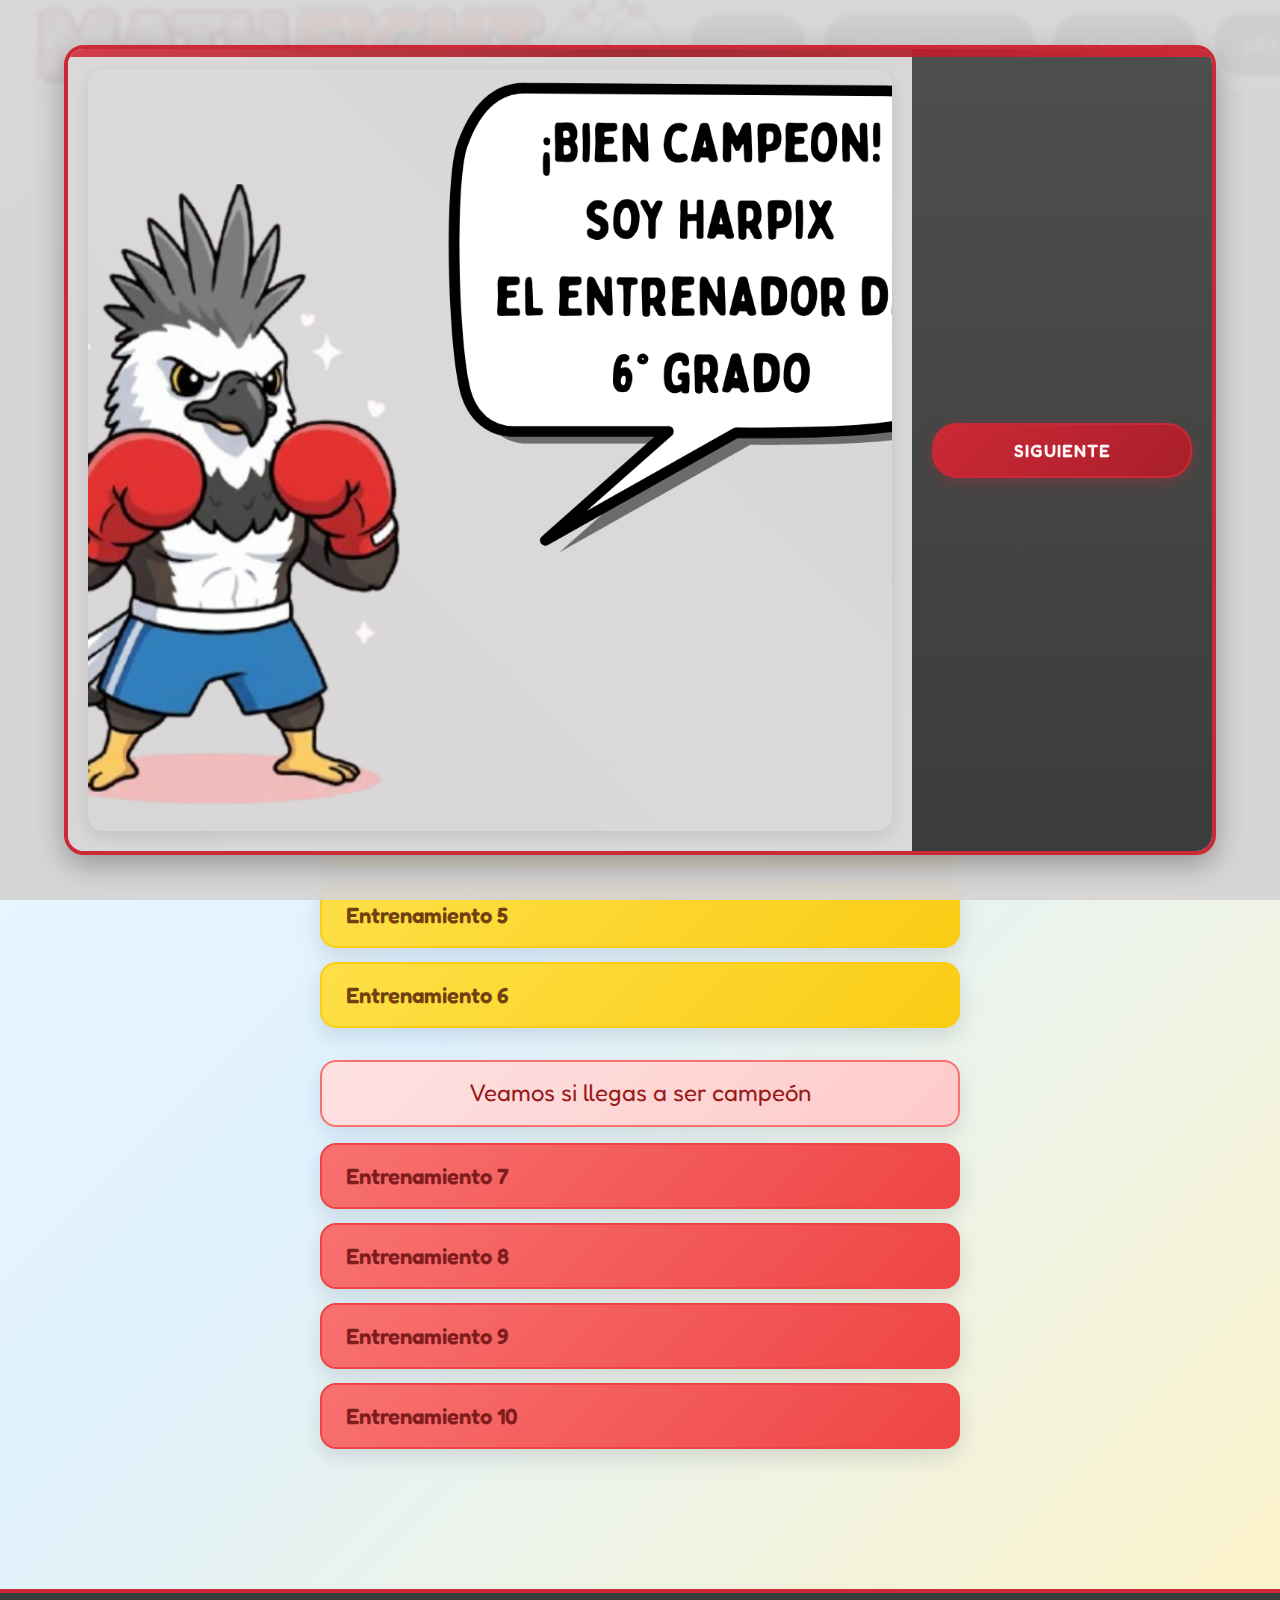
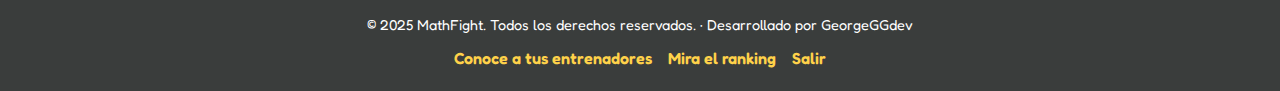
<file: public/6_grado.html>
<!DOCTYPE html>
<html lang="es">
<head>
    <meta charset="UTF-8">
    <meta name="viewport" content="width=device-width, initial-scale=1.0">
    <title>MathFight</title>
    <link rel="stylesheet" href="styles/style.css">
    <link href="https://fonts.googleapis.com/css2?family=Fredoka+One:wght@400&family=Fredoka:wght@300;400;500;600;700&family=Bubblegum+Sans&display=swap" rel="stylesheet">
    <style>
    :root{
        --c-red:#ff3b3b; --c-blue:#2ec5ff; --c-yellow:#ffd23f; --c-mint:#3af2b7; --c-pink:#ff7ac6; --c-ink:#0d1630;
        --c-green:#4ade80;
    }
    body{ 
        background: linear-gradient(135deg, #f0f9ff 0%, #e0f2fe 50%, #fef3c7 100%); 
        color: var(--c-ink); 
    }
    .page-wrap{ 
        max-width: 1200px; 
        margin: 0 auto; 
        padding: 60px 20px 80px; 
    }
    
    .page-title{ 
        font-family: "Fredoka One"; 
        font-size: clamp(40px,5vw,60px); 
        margin: 0 0 50px; 
        color: var(--c-ink);
        text-align: center;
        text-shadow: 3px 3px 0 rgba(255,210,63,.3);
    }
    
    .training-section{
        max-width: 680px;
        margin: 0 auto;
        padding: 0 20px;
    }
    
    .training-divider{
        font-family: "Fredoka One";
        font-size: clamp(20px, 3vw, 24px);
        margin: 32px 0 16px;
        padding: 12px 20px;
        border-radius: 16px;
        text-align: center;
        box-shadow: 0 8px 20px rgba(13,22,48,.1);
    }
    
    .divider-green{
        background: linear-gradient(135deg, #d1fae5, #a7f3d0);
        color: #065f46;
        border: 2px solid #34d399;
    }
    
    .divider-yellow{
        background: linear-gradient(135deg, #fef9c3, #fef08a);
        color: #713f12;
        border: 2px solid #facc15;
    }
    
    .divider-red{
        background: linear-gradient(135deg, #fee2e2, #fecaca);
        color: #991b1b;
        border: 2px solid #f87171;
    }
    
    .training-list{
        display: flex;
        flex-direction: column;
        gap: 14px;
        margin-bottom: 20px;
    }
    
    .training-btn{
        font-family: "Fredoka";
        font-weight: 600;
        font-size: clamp(18px, 2.5vw, 22px);
        padding: 18px 24px;
        border-radius: 16px;
        border: none;
        cursor: pointer;
        transition: transform 0.3s ease, box-shadow 0.3s ease, background 0.3s ease;
        box-shadow: 0 8px 20px rgba(13,22,48,.12);
        position: relative;
        overflow: hidden;
        text-align: left;
        width: 100%;
    }
    
    .training-btn::before{
        content: '';
        position: absolute;
        top: 0;
        left: -100%;
        width: 100%;
        height: 100%;
        background: linear-gradient(90deg, transparent, rgba(255,255,255,0.3), transparent);
        transition: left 0.5s ease;
    }
    
    .training-btn:hover{
        transform: translateY(-4px) scale(1.02);
        box-shadow: 0 12px 28px rgba(13,22,48,.18);
    }
    
    .training-btn:hover::before{
        left: 100%;
    }
    
    .training-btn-green{
        background: linear-gradient(135deg, #86efac, #4ade80);
        color: #065f46;
        border: 2px solid #34d399;
    }
    
    .training-btn-green:hover{
        background: linear-gradient(135deg, #4ade80, #22c55e);
        box-shadow: 0 12px 28px rgba(52,211,153,.3);
    }
    
    .training-btn-yellow{
        background: linear-gradient(135deg, #fde047, #facc15);
        color: #713f12;
        border: 2px solid #facc15;
    }
    
    .training-btn-yellow:hover{
        background: linear-gradient(135deg, #facc15, #eab308);
        box-shadow: 0 12px 28px rgba(250,204,21,.3);
    }
    
    .training-btn-red{
        background: linear-gradient(135deg, #f87171, #ef4444);
        color: #7f1d1d;
        border: 2px solid #ef4444;
    }
    
    .training-btn-red:hover{
        background: linear-gradient(135deg, #ef4444, #dc2626);
        box-shadow: 0 12px 28px rgba(239,68,68,.3);
    }
    </style>
</head>
<body>
    <nav class="navbar">
        <div class="nav-container">
            <div class="nav-brand">
                <img src="img/logo.png" alt="MathFight" class="brand-logo">
            </div>
            <div class="nav-menu">
                <a class="nav-button" href="index.html">Inicio</a>
                <a class="nav-button" href="coaches.html">Entrenadores</a>
                <a class="nav-button" href="ranking.html">Ranking</a>
                <a class="nav-button" href="legends.html">Leyendas</a>
            </div>
        </div>
    </nav>

    <main class="main-content">
        <div class="page-wrap">
            <h1 class="page-title">6 Grado</h1>
            
            <div class="training-section">
                <div class="training-divider divider-green">Empieza con lo básico</div>
                <div class="training-list">
                    <button class="training-btn training-btn-green" onclick="startPractice(6, 1)">Entrenamiento 1</button>
                    <button class="training-btn training-btn-green" onclick="startPractice(6, 2)">Entrenamiento 2</button>
                    <button class="training-btn training-btn-green" onclick="startPractice(6, 3)">Entrenamiento 3</button>
                </div>
                
                <div class="training-divider divider-yellow">Ponte a prueba</div>
                <div class="training-list">
                    <button class="training-btn training-btn-yellow" onclick="startPractice(6, 4)">Entrenamiento 4</button>
                    <button class="training-btn training-btn-yellow" onclick="startPractice(6, 5)">Entrenamiento 5</button>
                    <button class="training-btn training-btn-yellow" onclick="startPractice(6, 6)">Entrenamiento 6</button>
                </div>
                
                <div class="training-divider divider-red">Veamos si llegas a ser campeón</div>
                <div class="training-list">
                    <button class="training-btn training-btn-red" onclick="startPractice(6, 7)">Entrenamiento 7</button>
                    <button class="training-btn training-btn-red" onclick="startPractice(6, 8)">Entrenamiento 8</button>
                    <button class="training-btn training-btn-red" onclick="startPractice(6, 9)">Entrenamiento 9</button>
                    <button class="training-btn training-btn-red" onclick="startPractice(6, 10)">Entrenamiento 10</button>
                </div>
            </div>
        </div>
    </main>

    <footer class="footer">
        <div class="footer-content">
            <p>&copy; 2025 MathFight. Todos los derechos reservados. · Desarrollado por GeorgeGGdev</p>
            <div class="footer-links">
                <a href="coaches.html">Conoce a tus entrenadores</a>
                <a href="ranking.html">Mira el ranking</a>
                <a href="index.html">Salir</a>
            </div>
        </div>
    </footer>

    <div class="modal" id="welcomeModal">
        <div class="modal-content">
            <div class="modal-image">
                <img id="modalImage" src="img/coaches welcome/grado 6/harpix_welcome.png" alt="Coach Bienvenida Grado 6">
            </div>
            <div class="modal-controls">
                <div class="button-container">
                    <button class="modal-button" id="nextButton">Siguiente</button>
                </div>
            </div>
        </div>
    </div>

    <script>
        const modalSteps = [
  {
    image: 'img/coaches welcome/grado 6/harpix_welcome.png',
  },
  {
    image: 'img/coaches welcome/grado 6/harpix_exp.png',
  }
];

document.addEventListener('DOMContentLoaded', () => {
  const modal = document.getElementById('welcomeModal');
  const modalImage = document.getElementById('modalImage');
  const nextBtn = document.getElementById('nextButton');

  let currentStep = 0;
  modalImage.src = modalSteps[currentStep].image;

  nextBtn.addEventListener('click', () => {
    currentStep++;

    if (currentStep < modalSteps.length) {
      // Animación de salida
      modalImage.style.opacity = '0';
      modalImage.style.transform = 'scale(0.9)';
      
      setTimeout(() => {
        // Cambia a la siguiente imagen
        modalImage.src = modalSteps[currentStep].image;
        
        // Animación de entrada
        setTimeout(() => {
          modalImage.style.opacity = '1';
          modalImage.style.transform = 'scale(1)';
        }, 50);
      }, 300);
    } else {
      // Cierra el modal con animación
      modal.style.animation = 'modalFadeOut 0.4s forwards';
      setTimeout(() => modal.style.display = 'none', 400);
    }
  });
});

// Función para iniciar práctica
function startPractice(grade, practiceId) {
    window.location.href = `practice.html?grade=${grade}&practice=${practiceId}`;
}
    </script>
</body>
</html>
</file>
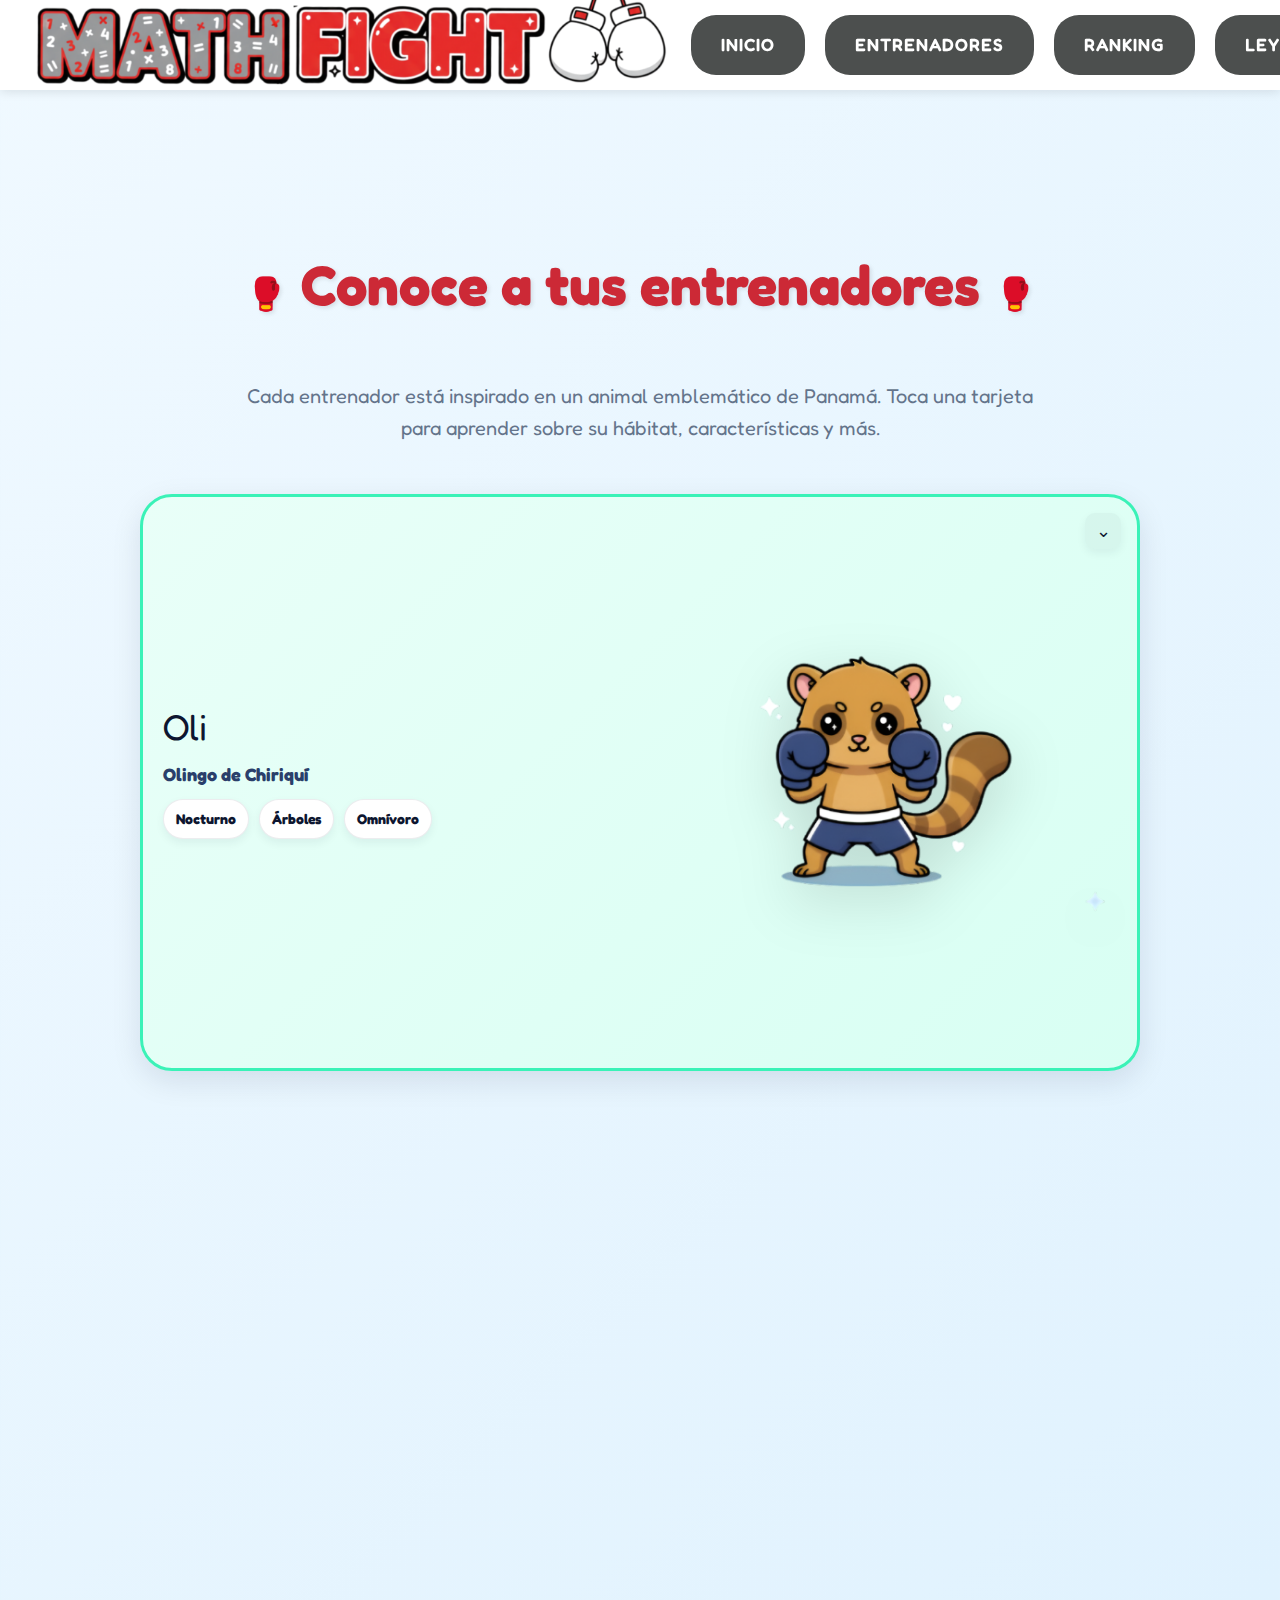
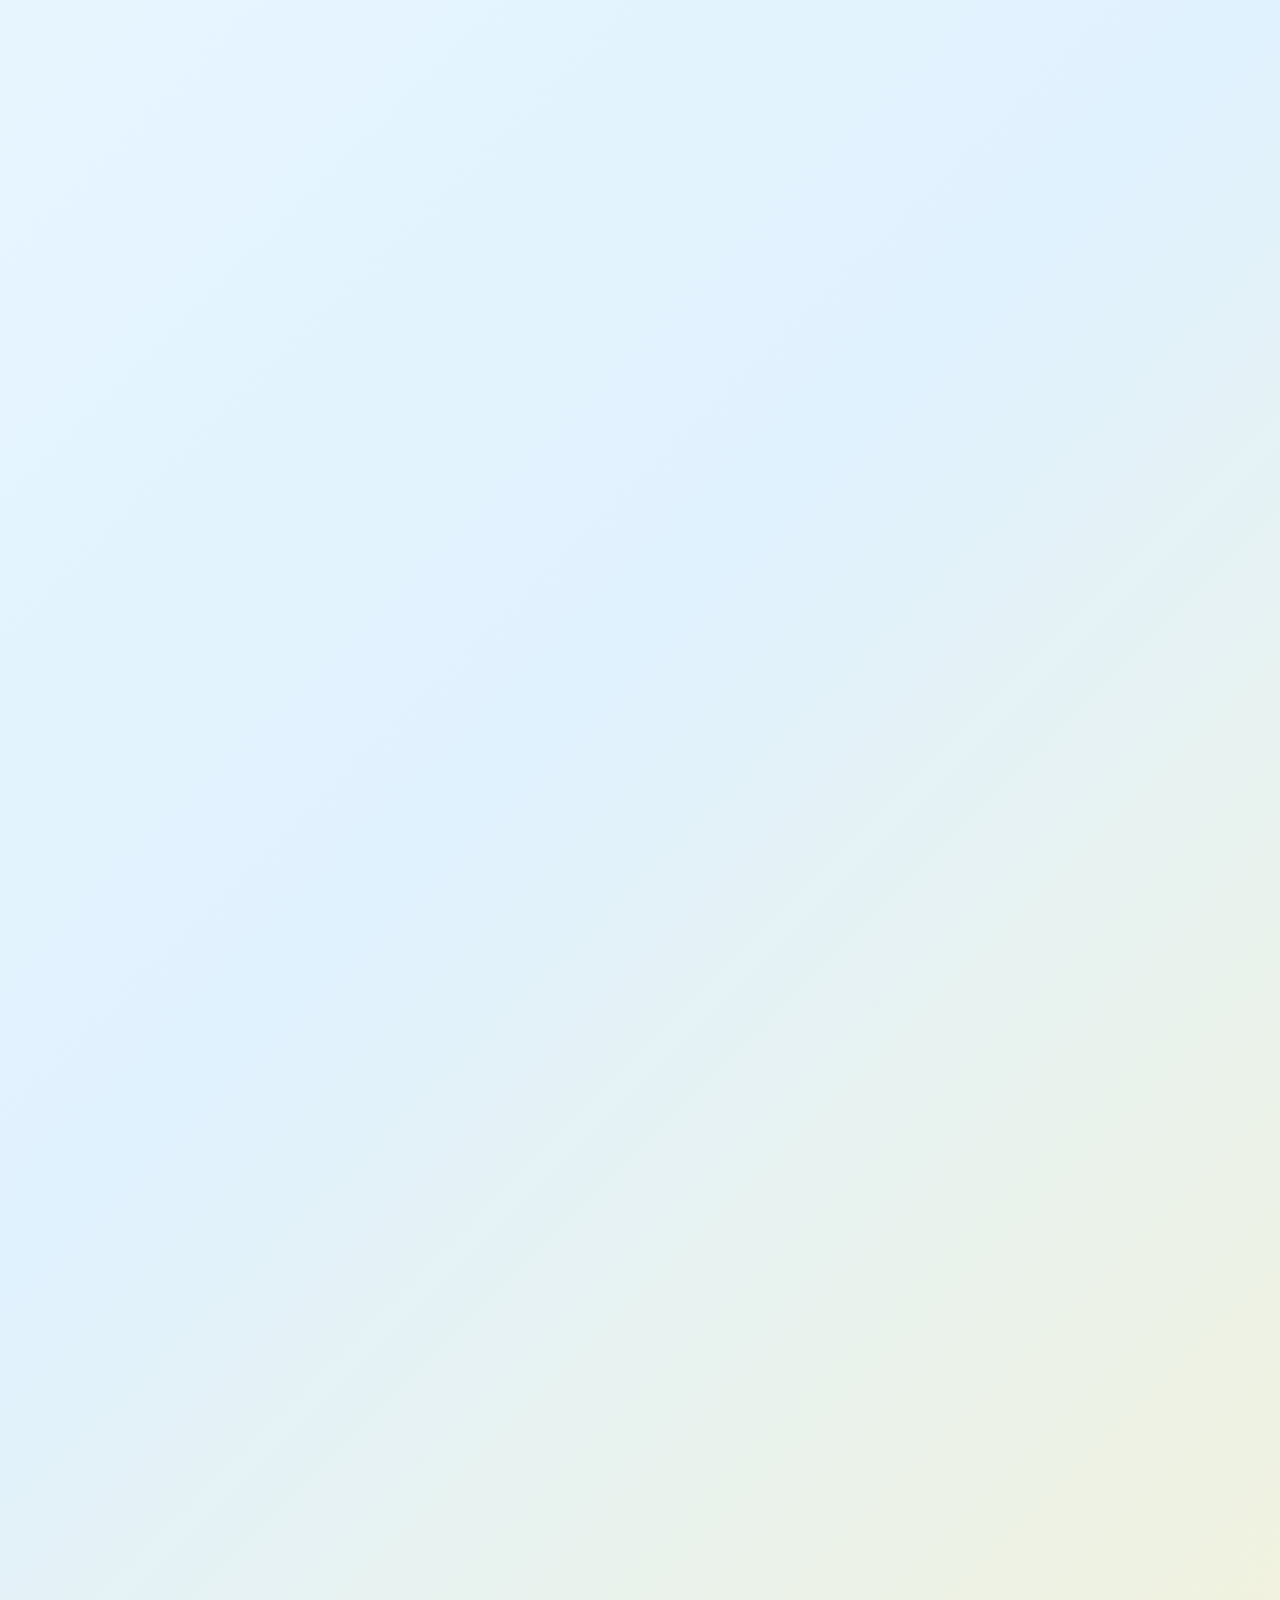
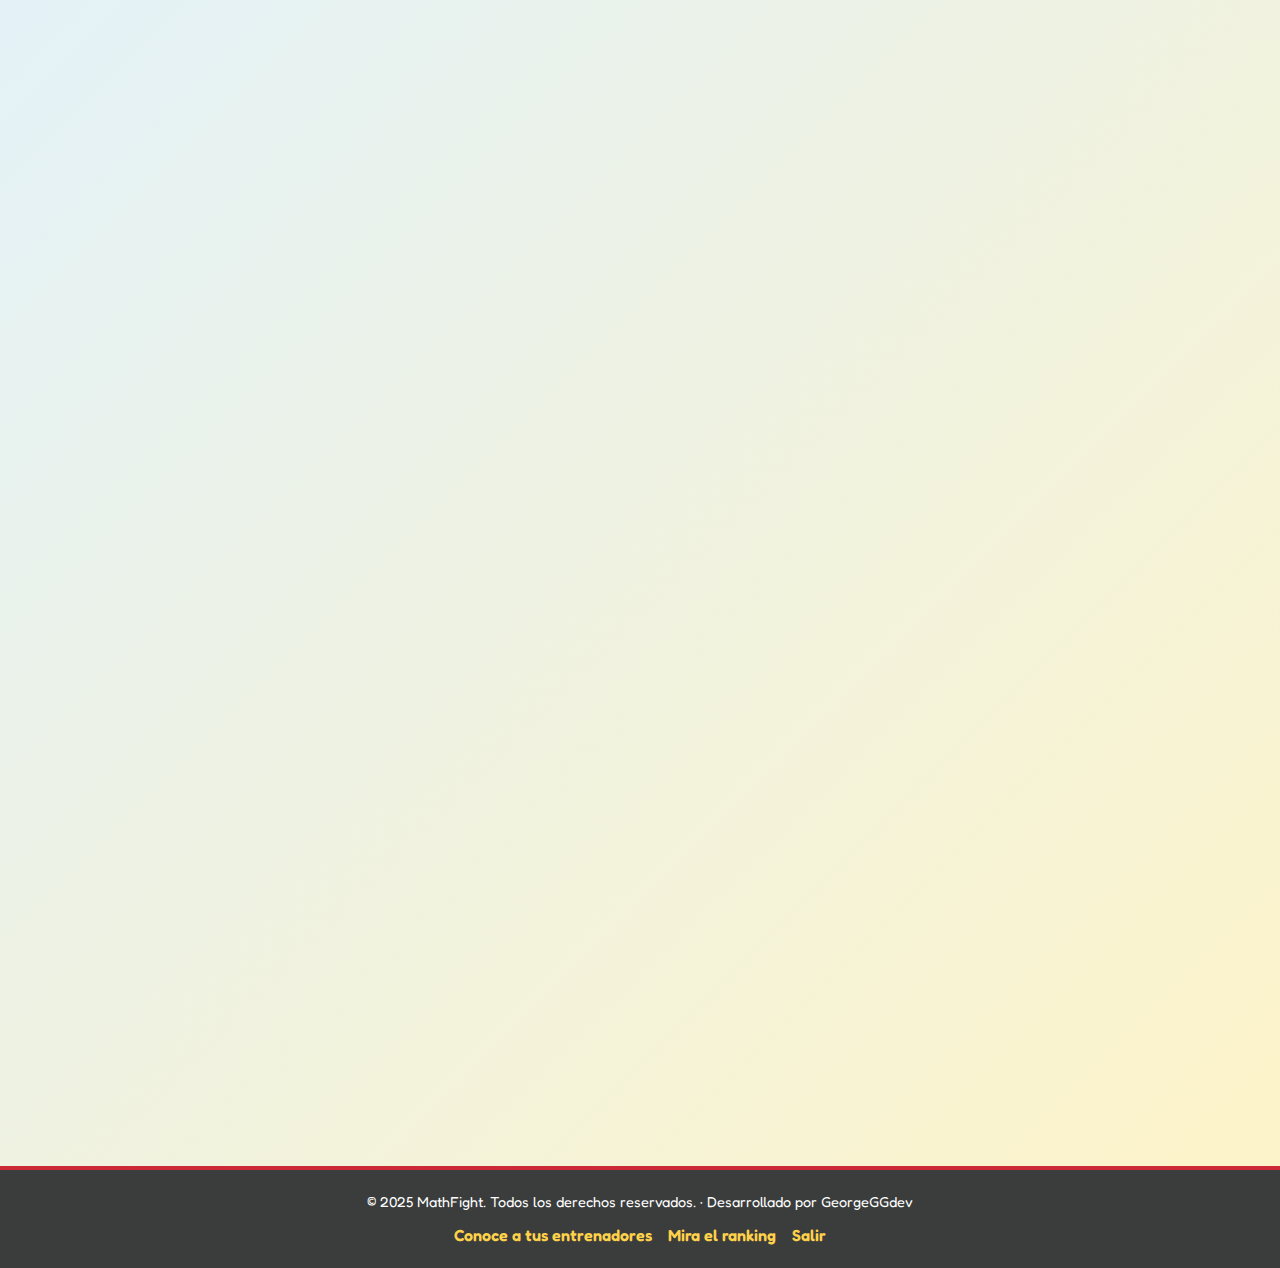
<file: public/coaches.html>
<!DOCTYPE html>
<html lang="es">
<head>
    <meta charset="UTF-8">
    <meta name="viewport" content="width=device-width, initial-scale=1.0">
    <title>MathFight - Entrenadores</title>
    <link rel="stylesheet" href="styles/style.css">
    <link href="https://fonts.googleapis.com/css2?family=Fredoka+One:wght@400&family=Fredoka:wght@300;400;500;600;700&family=Bubblegum+Sans&display=swap" rel="stylesheet">
    <style>
    :root{
        --c-red:#ff3b3b; --c-blue:#2ec5ff; --c-yellow:#ffd23f; --c-mint:#3af2b7; --c-pink:#ff7ac6; --c-ink:#0d1630;
    }
    body{ 
        background: linear-gradient(135deg, #f0f9ff 0%, #e0f2fe 50%, #fef3c7 100%); 
        color: var(--c-ink); 
    }
    .page-wrap{ max-width: 1200px; margin: 0 auto; padding: 60px 20px 80px; }

    .page-title{ 
        font-family: "Fredoka One"; 
        font-size: clamp(36px,5vw,56px); 
        margin: 0 0 16px; 
        color: var(--c-ink);
        text-align: center;
        text-shadow: 3px 3px 0 rgba(255,210,63,.3);
    }
    .page-sub{ 
        color:#64748b; 
        font-family:"Fredoka"; 
        font-size: clamp(16px, 2vw, 20px);
        margin-bottom: 50px; 
        text-align: center;
        max-width: 800px;
        margin-left: auto;
        margin-right: auto;
    }

    .grid{ display: grid; grid-template-columns: 1fr; gap: 22px; }

    .coach-card{
        border-radius: 32px; 
        overflow: hidden; 
        border: 3px solid transparent;
        box-shadow: 0 10px 30px rgba(13,22,48,.1); 
        background: white;
        transition: all .3s ease; 
        cursor: pointer; 
        position: relative;
        max-width: 1000px; 
        margin: 0 auto 30px;
    }
    .coach-card:hover{ 
        transform: translateY(-8px); 
        box-shadow: 0 20px 40px rgba(13,22,48,.15); 
    }
    .coach-head{ display: grid; grid-template-columns: 1.2fr .8fr; align-items: center; gap: 18px; padding: 20px; }
    .coach-img{ width: 500px; aspect-ratio: 1/1; object-fit: contain; filter: drop-shadow(0 16px 28px rgba(0,0,0,.14)); }
    .coach-title{ font-family:"Fredoka One"; font-size: clamp(28px,3.6vw,36px); margin: 4px 0 4px; }
    .coach-sub{ font-family:"Fredoka"; color:#2a3f6b; font-weight: 700; font-size: 18px; }
    .coach-chips{ display:flex; gap:10px; margin-top:10px; flex-wrap: wrap; }
    .chip{ padding:8px 12px; border-radius:999px; font-family:"Fredoka"; font-weight:700; font-size:14px; border:1px solid rgba(13,22,48,.08); background:#fff; box-shadow: 0 4px 10px rgba(13,22,48,.06); }

    .bg-red{ background: linear-gradient(135deg,#fff0f0,#ffe2e2); }
    .bg-blue{ background: linear-gradient(135deg,#edf7ff,#dff3ff); }
    .bg-yellow{ background: linear-gradient(135deg,#fff8e2,#ffefbf); }
    .bg-mint{ background: linear-gradient(135deg,#e9fff8,#d8fff3); }
    .bg-pink{ background: linear-gradient(135deg,#ffe9f6,#ffd6f0); }

    .coach-body{ padding: 0 20px 20px; }
    .accordion{
        height: 0; overflow: hidden; transition: height .45s ease, opacity .25s ease; opacity: 0;
        border-top: 1px dashed rgba(13,22,48,.12); margin-top: 10px;
    }
    .coach-card.open .accordion{ opacity: 1; }

    .acc-inner{ padding: 16px 4px 6px; }
    .acc-media{ display:flex; gap:16px; align-items:flex-start; margin-bottom: 12px; flex-wrap: wrap; }
    .real-img{ 
        width: 100%; 
        max-width: 520px; 
        border-radius: 16px; 
        box-shadow: 0 16px 32px rgba(13,22,48,.14); 
        border: 1px solid rgba(13,22,48,.08);
        transition: transform 0.4s ease, box-shadow 0.4s ease;
    }
    .real-img:hover{
        transform: scale(1.03);
        box-shadow: 0 20px 40px rgba(13,22,48,.2);
    }
    .acc-text{
        flex: 1;
        min-width: 200px;
        transition: transform 0.3s ease, opacity 0.3s ease;
    }
    .acc-media:hover .acc-text{
        transform: translateX(4px);
    }
    .acc-grid{ display:grid; grid-template-columns: 1fr 1fr; gap: 14px; }
    .acc-block{ 
        background:#ffffff; 
        border:1px solid rgba(13,22,48,.08); 
        border-radius:16px; 
        padding:12px 14px; 
        box-shadow:0 10px 22px rgba(13,22,48,.08);
        transition: transform 0.3s ease, box-shadow 0.3s ease, background 0.3s ease;
        cursor: pointer;
        position: relative;
        overflow: hidden;
    }
    .acc-block::before{
        content: '';
        position: absolute;
        top: 0;
        left: -100%;
        width: 100%;
        height: 100%;
        background: linear-gradient(90deg, transparent, rgba(255,255,255,0.4), transparent);
        transition: left 0.5s ease;
    }
    .acc-block:hover{
        transform: translateY(-4px) scale(1.02);
        box-shadow: 0 16px 32px rgba(13,22,48,.15);
        background: linear-gradient(135deg, #ffffff, #f8faff);
    }
    .acc-block:hover::before{
        left: 100%;
    }
    .acc-block h4{ 
        font-family:"Fredoka One"; 
        margin:4px 0 6px; 
        font-size:18px;
        transition: color 0.3s ease;
        position: relative;
        z-index: 1;
    }
    .acc-block:hover h4{
        color: #1a4d9e;
    }
    .acc-block p{ 
        margin:0; 
        color:#28406f; 
        line-height:1.7; 
        font-family:"Fredoka"; 
        font-size: 16px;
        transition: color 0.3s ease;
        position: relative;
        z-index: 1;
    }
    .acc-block:hover p{
        color: #1e3a66;
    }
    @media (max-width: 720px){ .acc-grid{ grid-template-columns: 1fr; } .real-img{ max-width: 100%; } }

    /* Acentos por tarjeta */
    .coach-card.bg-mint{ border-color: var(--c-mint); }
    .coach-card.bg-mint:hover{ background: linear-gradient(135deg, #f0fdfa, #ccfbf1); }
    .coach-card.bg-yellow{ border-color: var(--c-yellow); }
    .coach-card.bg-yellow:hover{ background: linear-gradient(135deg, #fefce8, #fef3c7); }
    .coach-card.bg-blue{ border-color: var(--c-blue); }
    .coach-card.bg-blue:hover{ background: linear-gradient(135deg, #f0f9ff, #e0f2fe); }
    .coach-card.bg-pink{ border-color: var(--c-pink); }
    .coach-card.bg-pink:hover{ background: linear-gradient(135deg, #fdf2f8, #fce7f3); }
    .coach-card.bg-red{ border-color: var(--c-red); }
    .coach-card.bg-red:hover{ background: linear-gradient(135deg, #fff5f5, #ffe4e4); }

    /* Indicador desplegable */
    .chev{ position:absolute; right:16px; top:16px; width: 36px; height: 36px; border-radius: 10px; display:grid; place-items:center; font-size:18px; background: rgba(13,22,48,.04); box-shadow: 0 4px 10px rgba(13,22,48,.06); transition: transform .3s ease; }
    .coach-card.open .chev{ transform: rotate(180deg); }

    .reveal{ opacity:0; transform: translateY(16px); transition: opacity .5s ease, transform .5s ease; }
    .reveal.in{ opacity:1; transform: none; }
    </style>
</head>
<body>
    <nav class="navbar">
        <div class="nav-container">
            <div class="nav-brand">
                <img src="img/logo.png" alt="MathFight" class="brand-logo">
            </div>
            <div class="nav-menu">
                <a class="nav-button" href="index.html">Inicio</a>
                <a class="nav-button" href="coaches.html">Entrenadores</a>
                <a class="nav-button" href="ranking.html">Ranking</a>
                <a class="nav-button" href="legends.html">Leyendas</a>
            </div>
        </div>
    </nav>

    <main class="main-content">
        <div class="page-wrap">
            <h1 class="page-title">Conoce a tus entrenadores</h1>
            <p class="page-sub">Cada entrenador está inspirado en un animal emblemático de Panamá. Toca una tarjeta para aprender sobre su hábitat, características y más.</p>

            <div class="grid">
                <!-- 1) Oli - Olingo de Chiriquí -->
                <article class="coach-card bg-mint reveal" data-delay="0">
                    <div class="chev">⌄</div>
                    <div class="coach-head">
                        <div class="coach-info">
                            <div class="coach-title">Oli</div>
                            <div class="coach-sub">Olingo de Chiriquí</div>
                            <div class="coach-chips">
                                <span class="chip">Nocturno</span>
                                <span class="chip">Árboles</span>
                                <span class="chip">Omnívoro</span>
                            </div>
                        </div>
                        <img src="img/coaches/Oli.png" alt="Oli - Olingo de Chiriquí" class="coach-img">
                    </div>
                    <div class="coach-body">
                        <div class="accordion"><div class="acc-inner">
                            <div class="acc-media">
                                <img class="real-img" alt="Olingo de Chiriquí" src="img/animals/olingo.jpg">
                                <p class="acc-text">El olingo de Chiriquí es un mamífero arborícola sigiloso y curioso que habita el dosel de los bosques nubosos. Su agilidad le permite desplazarse entre ramas con gran precisión y aprovechar frutos y néctar durante la noche. Aunque es discreto, cumple un rol importante en la dispersión de semillas y en el equilibrio del ecosistema altoandino.</p>
                            </div>
                            <div class="acc-grid">
                                <div class="acc-block"><h4>Hábitat</h4><p>Bosques nubosos y montanos del oeste de Panamá, especialmente en Chiriquí, donde pasa la vida entre lianas y epífitas. Prefiere áreas con abundantes flores y frutos, y evita los claros expuestos.</p></div>
                                <div class="acc-block"><h4>Alimentación</h4><p>Principalmente frutas y néctar, complementados con insectos y pequeñas presas. Esta dieta variada le permite ajustarse a los cambios estacionales del bosque.</p></div>
                                <div class="acc-block"><h4>Características</h4><p>Cuerpo ágil con cola parcialmente prensil, orejas redondeadas y pelaje denso que lo protege de la humedad. Sus grandes ojos facilitan la visión nocturna.</p></div>
                                <div class="acc-block"><h4>Comportamiento</h4><p>Generalmente solitario o en pequeños grupos familiares. Se comunica con chillidos suaves y marcas olfativas, y es más activo en las horas nocturnas.</p></div>
                            </div>
                        </div></div>
                    </div>
                </article>

                <!-- 2) Goldie - Rana dorada -->
                <article class="coach-card bg-yellow reveal" data-delay="50">
                    <div class="chev">⌄</div>
                    <div class="coach-head">
                        <div class="coach-info">
                            <div class="coach-title">Goldie</div>
                            <div class="coach-sub">Rana dorada</div>
                            <div class="coach-chips">
                                <span class="chip">Día</span>
                                <span class="chip">Arroyos</span>
                                <span class="chip">Insectívora</span>
                            </div>
                        </div>
                        <img src="img/coaches/Goldie.png" alt="Goldie - Rana dorada" class="coach-img">
                    </div>
                    <div class="coach-body">
                        <div class="accordion"><div class="acc-inner">
                            <div class="acc-media">
                                <img class="real-img" alt="Rana dorada panameña" src="img/animals/rana-dorada.jpg">
                                <p class="acc-text">La rana dorada es un icono de Panamá: su color brillante advierte sobre sus toxinas defensivas. Vive cerca de arroyos de agua clara donde sus señales visuales y movimientos se aprecian con facilidad. Su historia también enseña sobre conservación y ciencia, pues enfrenta amenazas y es protegida en programas especiales.</p>
                            </div>
                            <div class="acc-grid">
                                <div class="acc-block"><h4>Hábitat</h4><p>Quebradas y bosques húmedos del oeste y centro de Panamá, con vegetación densa y rocas húmedas. Requiere agua limpia y temperaturas estables.</p></div>
                                <div class="acc-block"><h4>Alimentación</h4><p>Pequeños invertebrados como hormigas, escarabajos y mosquitos, capturados con su lengua rápida y pegajosa.</p></div>
                                <div class="acc-block"><h4>Características</h4><p>Coloración dorada intensa y señales visuales con patas y cuerpo. Su piel contiene toxinas protectoras; por eso no debe manipularse.</p></div>
                                <div class="acc-block"><h4>Conservación</h4><p>En peligro crítico por el hongo quítrido y pérdida de hábitat. Zoológicos y centros de rescate mantienen poblaciones de conservación para su futuro.</p></div>
                            </div>
                        </div></div>
                    </div>
                </article>

                <!-- 3) Tuga - Tortuga Morrocoy -->
                <article class="coach-card bg-blue reveal" data-delay="100">
                    <div class="chev">⌄</div>
                    <div class="coach-head">
                        <div class="coach-info">
                            <div class="coach-title">Tuga</div>
                            <div class="coach-sub">Tortuga Morrocoy</div>
                            <div class="coach-chips">
                                <span class="chip">Terrestre</span>
                                <span class="chip">Larga vida</span>
                                <span class="chip">Herbívora</span>
                            </div>
                        </div>
                        <img src="img/coaches/Tuga.png" alt="Tuga - Tortuga Morrocoy" class="coach-img">
                    </div>
                    <div class="coach-body">
                        <div class="accordion"><div class="acc-inner">
                            <div class="acc-media">
                                <img class="real-img" alt="Tortuga morrocoy" src="img/animals/morrocoy-tortuga.jpg">
                                <p class="acc-text">La morrocoy es paciente y resistente. Su caparazón alto la protege y le permite llevar un ritmo tranquilo, perfecto para enseñar constancia. En ecosistemas de sabanas y bosques secos, cumple un papel clave dispersando semillas y manteniendo la vegetación.</p>
                            </div>
                            <div class="acc-grid">
                                <div class="acc-block"><h4>Hábitat</h4><p>Bosques secos, claros y sabanas arboladas. Prefiere zonas con sombra, suelos blandos y refugios naturales.</p></div>
                                <div class="acc-block"><h4>Alimentación</h4><p>Principalmente hojas, flores y frutos caídos. También puede consumir hongos y, rara vez, pequeños invertebrados.</p></div>
                                <div class="acc-block"><h4>Características</h4><p>Caparazón alto con manchas amarillas, patas robustas y hábitos diurnos moderados. Es un símbolo de paciencia y fortaleza.</p></div>
                                <div class="acc-block"><h4>Comportamiento</h4><p>De movimientos lentos, más activa en amaneceres y atardeceres para evitar el calor. Puede vivir varias décadas.</p></div>
                            </div>
                        </div></div>
                    </div>
                </article>

                <!-- 4) Laze - Perezoso de dos dedos (archivo Lazy.png) -->
                <article class="coach-card bg-pink reveal" data-delay="150">
                    <div class="chev">⌄</div>
                    <div class="coach-head">
                        <div class="coach-info">
                            <div class="coach-title">Laze</div>
                            <div class="coach-sub">Perezoso de dos dedos</div>
                            <div class="coach-chips">
                                <span class="chip">Nocturno</span>
                                <span class="chip">Arborícola</span>
                                <span class="chip">Folívoro</span>
                            </div>
                        </div>
                        <img src="img/coaches/Lazy.png" alt="Laze - Perezoso de dos dedos" class="coach-img">
                    </div>
                    <div class="coach-body">
                        <div class="accordion"><div class="acc-inner">
                            <div class="acc-media">
                                <img class="real-img" alt="Perezoso de dos dedos" src="img/animals/perezoso.jpg">
                                <p class="acc-text">El perezoso de dos dedos es un maestro de la calma. Su cuerpo está adaptado a colgar de los árboles con garras fuertes, y su pelaje puede albergar algas que lo camuflan. Enseña que el aprendizaje también necesita pausas y que la constancia gana carreras largas.</p>
                            </div>
                            <div class="acc-grid">
                                <div class="acc-block"><h4>Hábitat</h4><p>Selvas húmedas, manglares y bosques secundarios. Pasa la mayor parte del tiempo en el dosel, colgado boca abajo.</p></div>
                                <div class="acc-block"><h4>Alimentación</h4><p>Hojas tiernas, brotes y frutos. Su metabolismo lento reduce la necesidad de energía.</p></div>
                                <div class="acc-block"><h4>Características</h4><p>Garras curvadas muy fuertes, pelaje denso y a veces verdoso por la presencia de algas simbióticas.</p></div>
                                <div class="acc-block"><h4>Comportamiento</h4><p>Movimientos pausados y silenciosos. Solo baja al suelo en ocasiones para cambiar de árbol o defecar.</p></div>
                            </div>
                        </div></div>
                    </div>
                </article>

                <!-- 5) Jagro - Jaguar de Panamá (archivo jagro.png en minúsculas) -->
                <article class="coach-card bg-red reveal" data-delay="200">
                    <div class="chev">⌄</div>
                    <div class="coach-head">
                        <div class="coach-info">
                            <div class="coach-title">Jagro</div>
                            <div class="coach-sub">Jaguar de Panamá</div>
                            <div class="coach-chips">
                                <span class="chip">Depredador</span>
                                <span class="chip">Ríos</span>
                                <span class="chip">Carnívoro</span>
                            </div>
                        </div>
                        <img src="img/coaches/jagro.png" alt="Jagro - Jaguar de Panamá" class="coach-img">
                    </div>
                    <div class="coach-body">
                        <div class="accordion"><div class="acc-inner">
                            <div class="acc-media">
                                <img class="real-img" alt="Jaguar panameño" src="img/animals/jaguar.jpg">
                                <p class="acc-text">El jaguar es el gran felino de América. Fuerte y sigiloso, caza con precisión y destaca por su mordida poderosa. En Panamá ocupa desde selvas densa hasta áreas ribereñas, siendo fundamental para mantener el equilibrio de las poblaciones de presas.</p>
                            </div>
                            <div class="acc-grid">
                                <div class="acc-block"><h4>Hábitat</h4><p>Selvas tropicales, bosques ribereños y humedales. Suele moverse por riberas y caminos naturales, y es un excelente nadador.</p></div>
                                <div class="acc-block"><h4>Alimentación</h4><p>Pecaríes, venados y roedores grandes. Su mordida puede perforar caparazones de tortugas y cráneos de presas.</p></div>
                                <div class="acc-block"><h4>Características</h4><p>Pelaje con rosetas, cuerpo robusto y patas poderosas. Es el felino más fuerte de América por tamaño y mordida.</p></div>
                                <div class="acc-block"><h4>Conservación</h4><p>Amenazado por la fragmentación del hábitat y conflictos con humanos. Corredores biológicos ayudan a su supervivencia.</p></div>
                            </div>
                        </div></div>
                    </div>
                </article>

                <!-- 6) Harpix - Águila arpía -->
                <article class="coach-card bg-blue reveal" data-delay="250">
                    <div class="chev">⌄</div>
                    <div class="coach-head">
                        <div class="coach-info">
                            <div class="coach-title">Harpix</div>
                            <div class="coach-sub">Águila arpía</div>
                            <div class="coach-chips">
                                <span class="chip">Aéreo</span>
                                <span class="chip">Bosques</span>
                                <span class="chip">Carnívora</span>
                            </div>
                        </div>
                        <img src="img/coaches/Harpix.png" alt="Harpix - Águila arpía" class="coach-img">
                    </div>
                    <div class="coach-body">
                        <div class="accordion"><div class="acc-inner">
                            <div class="acc-media">
                                <img class="real-img" alt="Águila arpía" src="img/animals/aguila-arpia.jpg">
                                <p class="acc-text">La águila arpía es una de las rapaces más poderosas del mundo. Sus garras gigantes y su vista aguda la convierten en una cazadora extraordinaria. En Panamá es símbolo nacional y un recordatorio del valor de proteger nuestros bosques.</p>
                            </div>
                            <div class="acc-grid">
                                <div class="acc-block"><h4>Hábitat</h4><p>Selvas tropicales de tierras bajas con árboles muy altos. Anida en emergentes donde construye nidos enormes y reutilizables.</p></div>
                                <div class="acc-block"><h4>Alimentación</h4><p>Perezosos, monos y aves grandes. Caza desde perchas altas realizando ataques veloces y precisos.</p></div>
                                <div class="acc-block"><h4>Características</h4><p>Garras enormes, cresta distintiva y envergadura imponente. Está adaptada para maniobrar entre árboles densos.</p></div>
                                <div class="acc-block"><h4>Conservación</h4><p>Vulnerable por pérdida de hábitat y caza ilegal. Es protegida por la ley y programas de monitoreo.</p></div>
                            </div>
                        </div></div>
                    </div>
                </article>

            </div>
        </div>
    </main>

    <script>
    // Toggle de tarjetas + animación de altura
    (function(){
        const cards = document.querySelectorAll('.coach-card');
        cards.forEach((card, idx)=>{
            const acc = card.querySelector('.accordion');
            card.addEventListener('click', ()=>{
                const open = card.classList.contains('open');
                // cerrar los demás
                document.querySelectorAll('.coach-card.open').forEach(c=>{
                    if(c!==card){
                        c.classList.remove('open');
                        const a = c.querySelector('.accordion');
                        if(a){ a.style.height = '0px'; }
                    }
                });
                if(!open){
                    card.classList.add('open');
                    acc.style.height = acc.scrollHeight + 'px';
                } else {
                    card.classList.remove('open');
                    acc.style.height = '0px';
                }
            });
            // accesibilidad: tecla Enter/Espacio
            card.setAttribute('tabindex','0');
            card.addEventListener('keydown', (e)=>{
                if(e.key==='Enter' || e.key===' '){ e.preventDefault(); card.click(); }
            });
            // reveal escalonado
            const delay = Number(card.getAttribute('data-delay')||0);
            card.style.transitionDelay = (delay/1000)+'s';
        });

        // IntersectionObserver para reveal
        const io = new IntersectionObserver((entries)=>{
            entries.forEach(en=>{ if(en.isIntersecting){ en.target.classList.add('in'); io.unobserve(en.target); } });
        }, { threshold: .1 });
        document.querySelectorAll('.reveal').forEach(el=>io.observe(el));
    })();
    </script>

    <footer class="footer">
        <div class="footer-content">
            <p>&copy; 2025 MathFight. Todos los derechos reservados. · Desarrollado por GeorgeGGdev</p>
            <div class="footer-links">
                <a href="coaches.html">Conoce a tus entrenadores</a>
                <a href="ranking.html">Mira el ranking</a>
                <a href="index.html">Salir</a>
            </div>
        </div>
    </footer>
</body>
</html>
</file>
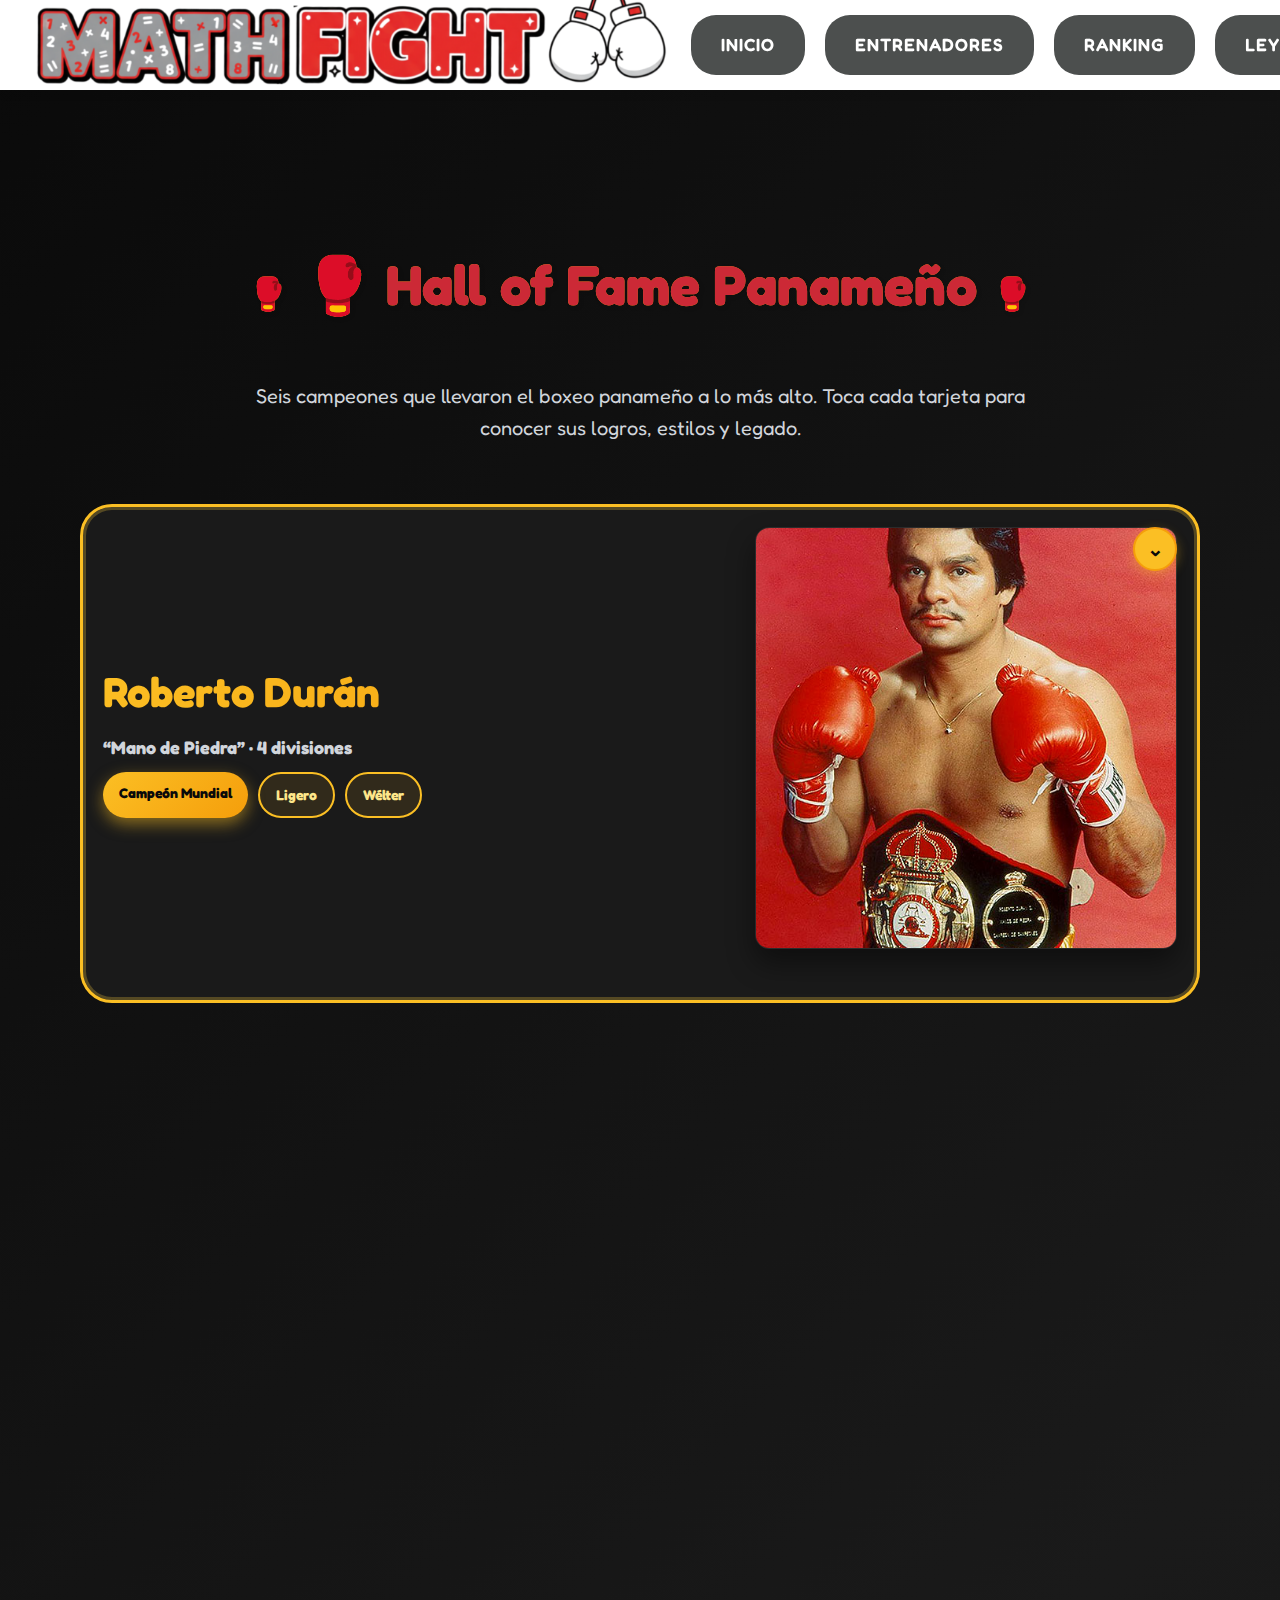
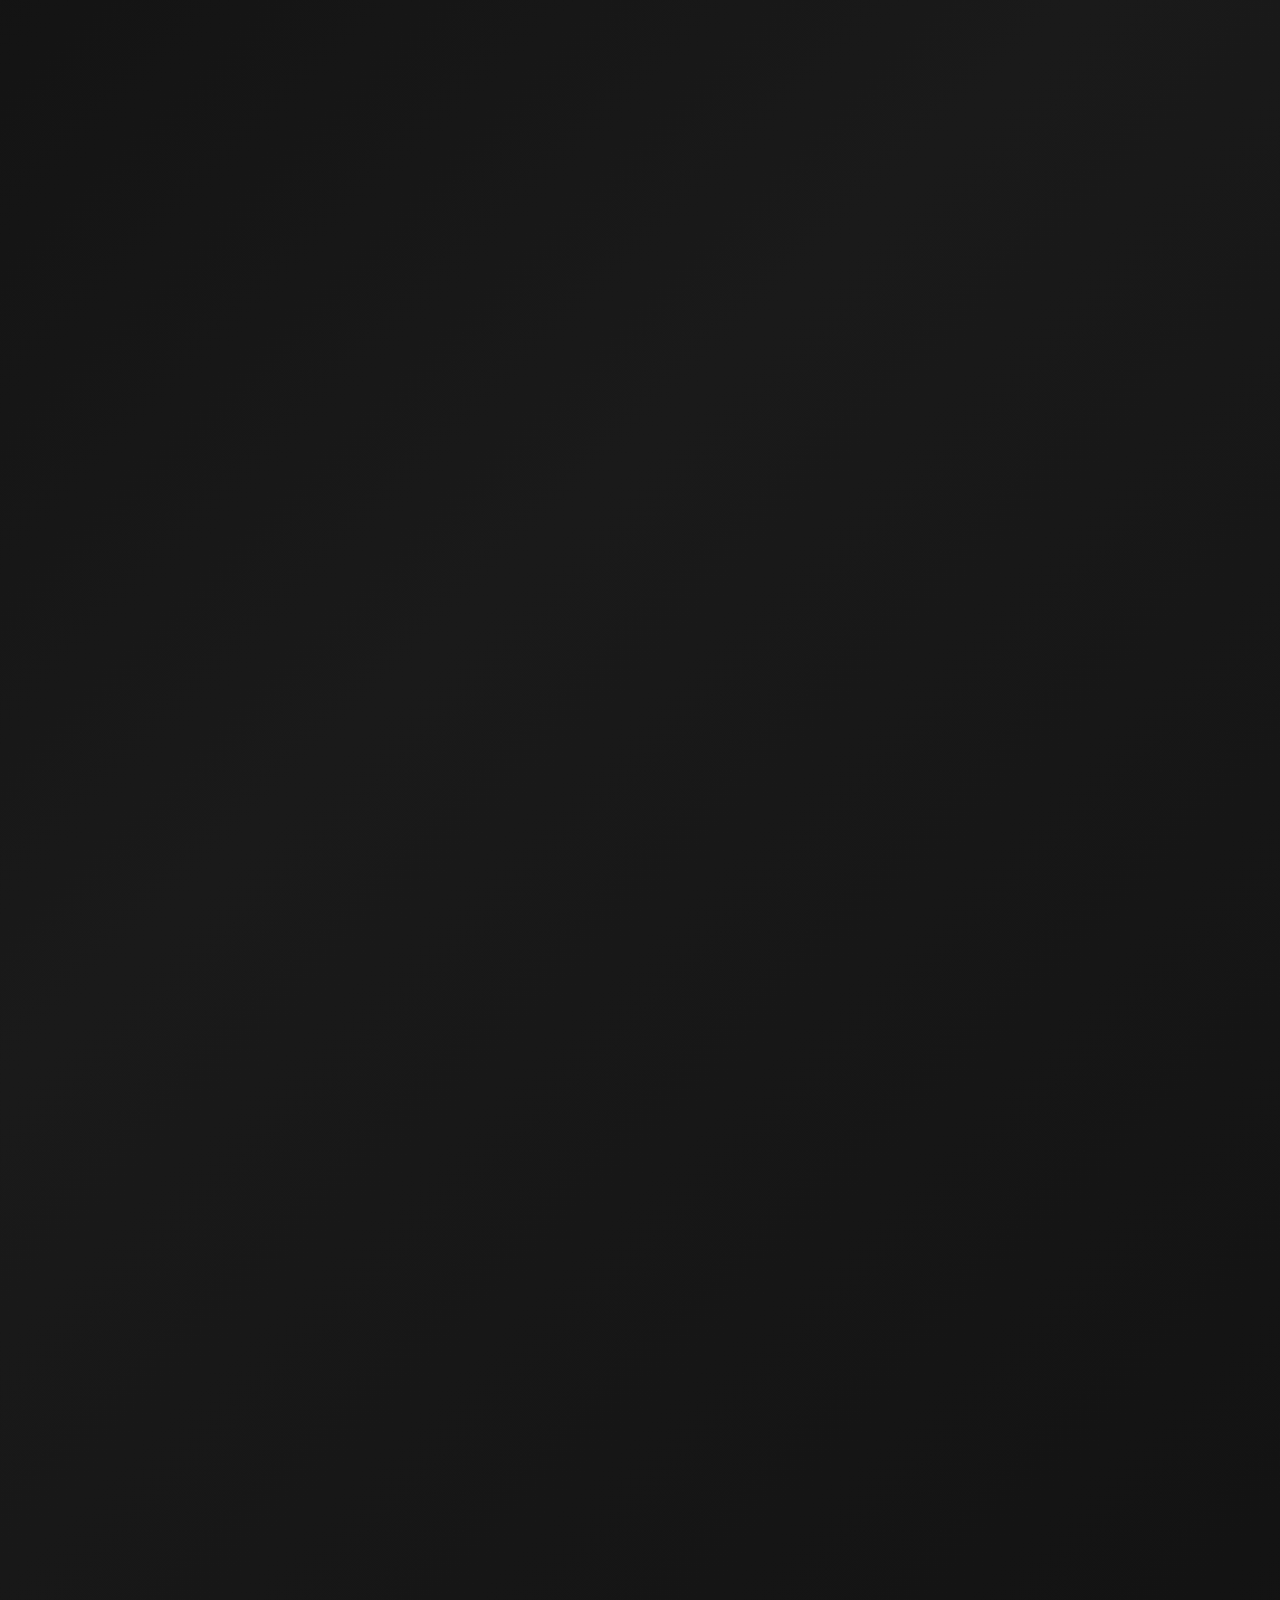
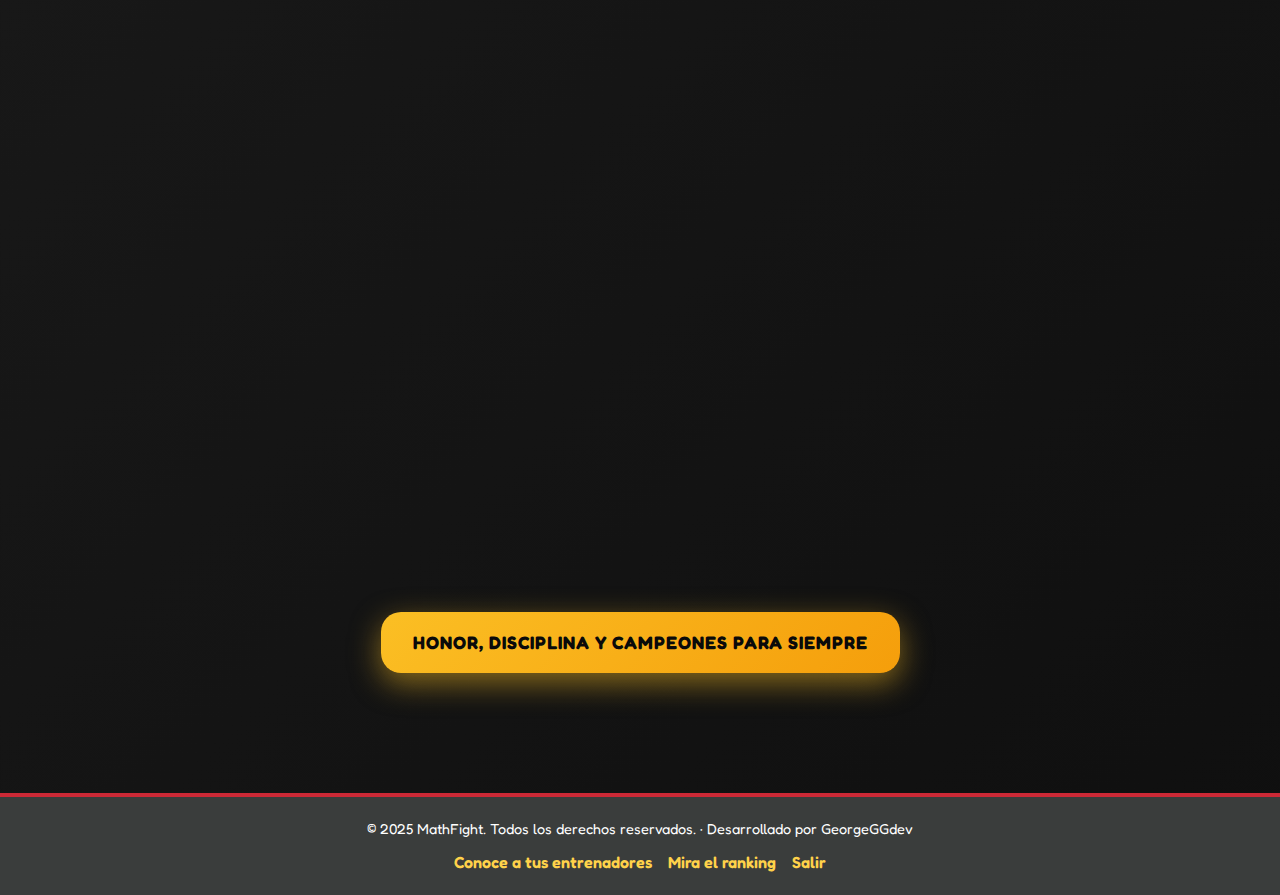
<file: public/legends.html>
<!DOCTYPE html>
<html lang="es">
<head>
    <meta charset="UTF-8">
    <meta name="viewport" content="width=device-width, initial-scale=1.0">
    <title>MathFight - Leyendas</title>
    <link rel="stylesheet" href="styles/style.css">
    <link href="https://fonts.googleapis.com/css2?family=Fredoka+One:wght@400&family=Fredoka:wght@300;400;500;600;700&family=Bubblegum+Sans&display=swap" rel="stylesheet">
    <style>
    :root{
        --lx-gold:#fbbf24; 
        --lx-gold-light:#fde68a; 
        --lx-gold-dark:#f59e0b;
        --lx-black:#0a0a0a; 
        --lx-gray:#1a1a1a;
        --lx-gray-light:#2a2a2a;
    }
    body{ 
        background: linear-gradient(135deg, #0a0a0a 0%, #1a1a1a 50%, #0f0f0f 100%); 
        color:#fde68a; 
    }
    .wrap{ 
        max-width: 1200px; 
        margin: 0 auto; 
        padding: 60px 20px 80px; 
    }
    .page-header {
        text-align: center;
        margin-bottom: 60px;
    }
    .title{ 
        font-family:"Fredoka One"; 
        font-size: clamp(40px,5vw,64px); 
        margin: 0 0 20px; 
        background: linear-gradient(135deg, var(--lx-gold), var(--lx-gold-dark)); 
        -webkit-background-clip:text; 
        background-clip:text; 
        color:transparent;
        text-shadow: 0 0 40px rgba(251,191,36,0.3);
    }
    .sub{ 
        font-family:"Fredoka"; 
        color:#d1d5db; 
        font-size: clamp(16px, 2vw, 20px);
        margin-bottom: 20px; 
        max-width: 800px;
        margin-left: auto;
        margin-right: auto;
    }

    .legend-grid{ display:grid; grid-template-columns: 1fr; gap: 22px; }
    .legend-card{
        position: relative; 
        border-radius: 32px; 
        overflow: hidden; 
        cursor: pointer;
        background: var(--lx-gray);
        border: 3px solid var(--lx-gold);
        box-shadow: 0 20px 40px rgba(0,0,0,.5), 0 0 40px rgba(251,191,36,.2);
        transition: all .3s ease;
        margin-bottom: 30px;
    }
    .legend-card:hover{ 
        transform: translateY(-8px); 
        box-shadow: 0 30px 60px rgba(0,0,0,.6), 0 0 60px rgba(251,191,36,.4);
        border-color: var(--lx-gold-light);
    }

    .lx-head{ display:grid; grid-template-columns: 1.2fr .8fr; align-items:center; gap:18px; padding: 20px; }
    .lx-name{ 
        font-family:"Fredoka One"; 
        font-size: clamp(28px,4vw,42px); 
        margin: 0;
        background: linear-gradient(135deg, var(--lx-gold), var(--lx-gold-dark)); 
        -webkit-background-clip:text; 
        background-clip:text; 
        color:transparent;
    }
    .lx-sub{ 
        font-family:"Fredoka"; 
        color:#d1d5db; 
        font-weight:700; 
        margin-top: 8px;
        font-size: 18px;
    }
    .lx-chips{ display:flex; gap:10px; flex-wrap: wrap; margin-top: 10px; }
    .lx-chip{ 
        padding:10px 16px; 
        border-radius:999px; 
        font-weight:700; 
        font-family:"Fredoka"; 
        font-size:14px; 
        border:2px solid var(--lx-gold); 
        background: rgba(251,191,36,.1); 
        color:var(--lx-gold-light);
        transition: all 0.3s ease;
    }
    .lx-chip:hover {
        background: var(--lx-gold);
        color: var(--lx-black);
    }
    .belt{ 
        color:var(--lx-black); 
        background: linear-gradient(135deg, var(--lx-gold), var(--lx-gold-dark)); 
        border:0; 
        box-shadow: 0 6px 16px rgba(251,191,36,.5);
        font-weight: 800;
    }

    .lx-portrait{ width: 100%; aspect-ratio: 1/1; object-fit: cover; border-radius: 14px; box-shadow: 0 14px 28px rgba(0,0,0,.45); border: 1px solid rgba(255,255,255,.08); }

    .lx-body{ padding: 0 20px 20px; }
    .lx-acc{ height:0; overflow:hidden; opacity:0; transition: height .45s ease, opacity .25s ease; border-top: 1px dashed rgba(255,255,255,.12); margin-top: 10px; }
    .legend-card.open .lx-acc{ opacity:1; }
    .lx-intro{ display:flex; gap:16px; flex-wrap:wrap; margin: 14px 0 10px; }
    .lx-intro p{ margin:0; line-height:1.7; color:#cbd6fb; font-family:"Fredoka"; }

    .lx-grid{ display:grid; grid-template-columns: 1fr 1fr; gap: 14px; }
    .lx-block{ 
        background: var(--lx-gray-light); 
        border:2px solid var(--lx-gold); 
        border-radius: 20px; 
        padding: 20px; 
        box-shadow: 0 8px 20px rgba(0,0,0,.4), 0 0 20px rgba(251,191,36,.1) inset;
        transition: all 0.3s ease;
    }
    .lx-block:hover {
        background: rgba(251,191,36,.05);
        box-shadow: 0 12px 30px rgba(0,0,0,.5), 0 0 30px rgba(251,191,36,.2) inset;
    }
    .lx-block h4{ 
        font-family:"Fredoka One"; 
        margin: 0 0 10px; 
        font-size: 20px; 
        color:var(--lx-gold); 
    }
    .lx-block p{ 
        margin:0; 
        color:#d1d5db; 
        font-family:"Fredoka"; 
        line-height:1.7;
        font-size: 16px;
    }
    @media (max-width: 760px){ .lx-grid{ grid-template-columns: 1fr; } }

    .tagline{ 
        font-family:"Fredoka One"; 
        color:var(--lx-black); 
        font-weight:800; 
        text-transform: uppercase; 
        letter-spacing:1px; 
        padding: 16px 32px; 
        background: linear-gradient(135deg, var(--lx-gold), var(--lx-gold-dark)); 
        border-radius: 20px; 
        box-shadow: 0 10px 30px rgba(251,191,36,.5); 
        display:inline-block;
        font-size: 18px;
    }

    .chev{ 
        position:absolute; 
        right:20px; 
        top:20px; 
        width: 44px; 
        height: 44px; 
        border-radius: 50%; 
        display:grid; 
        place-items:center; 
        font-size:20px; 
        background: var(--lx-gold); 
        border: 2px solid var(--lx-gold-dark); 
        box-shadow: 0 4px 12px rgba(251,191,36,.4); 
        transition: all .3s ease; 
        color:var(--lx-black);
        font-weight: 900;
    }
    .chev:hover {
        background: var(--lx-gold-light);
        box-shadow: 0 6px 20px rgba(251,191,36,.6);
    }
    .legend-card.open .chev{ 
        transform: rotate(180deg); 
    }

    .accent-red{ box-shadow: 0 0 0 3px rgba(255,59,59,.26) inset; }
    .accent-gold{ box-shadow: 0 0 0 3px rgba(255,210,63,.26) inset; }
    .accent-blue{ box-shadow: 0 0 0 3px rgba(46,197,255,.26) inset; }

    .reveal{ opacity:0; transform: translateY(16px); transition: opacity .5s ease, transform .5s ease; }
    .reveal.in{ opacity:1; transform:none; }
    </style>
</head>
<body>
    <nav class="navbar">
        <div class="nav-container">
            <div class="nav-brand">
                <img src="img/logo.png" alt="MathFight" class="brand-logo">
            </div>
            <div class="nav-menu">
                <a class="nav-button" href="index.html">Inicio</a>
                <a class="nav-button" href="coaches.html">Entrenadores</a>
                <a class="nav-button" href="ranking.html">Ranking</a>
                <a class="nav-button" href="legends.html">Leyendas</a>
            </div>
        </div>
    </nav>

    <main class="main-content">
        <div class="wrap">
            <div class="page-header">
                <h1 class="title">🥊 Hall of Fame Panameño</h1>
                <p class="sub">Seis campeones que llevaron el boxeo panameño a lo más alto. Toca cada tarjeta para conocer sus logros, estilos y legado.</p>
            </div>

            <div class="legend-grid">
                <!-- Roberto Durán -->
                <article class="legend-card accent-gold reveal" data-delay="0">
                    <div class="chev">⌄</div>
                    <div class="lx-head">
                        <div>
                            <h2 class="lx-name">Roberto Durán</h2>
                            <div class="lx-sub">“Mano de Piedra” · 4 divisiones</div>
                            <div class="lx-chips">
                                <span class="lx-chip belt">Campeón Mundial</span>
                                <span class="lx-chip">Ligero</span>
                                <span class="lx-chip">Wélter</span>
                            </div>
                        </div>
                        <img class="lx-portrait" alt="Roberto Durán" src="img/legends/robertoduran.jpg">
                    </div>
                    <div class="lx-body">
                        <div class="lx-acc"><div class="lx-intro">
                            <p>Roberto Durán es sinónimo de garra y técnica. Su agresividad inteligente y su defensa interior marcaron una era. Desde los ligeros hasta los medianos, su nombre impuso respeto en cada ring, construyendo una de las carreras más admiradas de la historia del boxeo.</p>
                        </div>
                        <div class="lx-grid">
                            <div class="lx-block"><h4>Mejores logros</h4><p>Campeón mundial en cuatro divisiones, reinados históricos en peso ligero, victorias memorables ante Sugar Ray Leonard y muchos más.</p></div>
                            <div class="lx-block"><h4>Estilo</h4><p>Presión constante, combinaciones al cuerpo, pasos cortos y cintura elástica. Capacidad para cortar el ring y forzar peleas de corto alcance.</p></div>
                            <div class="lx-block"><h4>Récord</h4><p>119 peleas, 103 victorias (70 KO), 16 derrotas. Carrera profesional desde 1968 hasta 2001.</p></div>
                            <div class="lx-block"><h4>Legado</h4><p>Considerado uno de los mejores ligeros de todos los tiempos; símbolo de la identidad panameña y del boxeo latinoamericano.</p></div>
                            <div class="lx-block"><h4>Datos biográficos</h4><p>
                                Nacimiento: 16/06/1951 · Debut profesional: 23/02/1968 (16 años) · Fallecimiento: —
                            </p></div>
                        </div></div>
                    </div>
                </article>

                <!-- Eusebio Pedroza -->
                <article class="legend-card accent-blue reveal" data-delay="50">
                    <div class="chev">⌄</div>
                    <div class="lx-head">
                        <div>
                            <h2 class="lx-name">Eusebio Pedroza</h2>
                            <div class="lx-sub">Pluma · Reinado largo</div>
                            <div class="lx-chips">
                                <span class="lx-chip belt">Campeón Mundial</span>
                                <span class="lx-chip">Peso pluma</span>
                                <span class="lx-chip">Defensas consecutivas</span>
                            </div>
                        </div>
                        <img class="lx-portrait" alt="Eusebio Pedroza" src="img/legends/eusebiopedroza.jpeg">
                    </div>
                    <div class="lx-body">
                        <div class="lx-acc"><div class="lx-intro">
                            <p>Dueño de un jab educado y gran timing, Pedroza defendió el título mundial de peso pluma en numerosas ocasiones. Su inteligencia en el ring y condición física lo convirtieron en una referencia de consistencia y elegancia.</p>
                        </div>
                        <div class="lx-grid">
                            <div class="lx-block"><h4>Mejores logros</h4><p>Campeón mundial AMB de peso pluma con un prolongado número de defensas exitosas a lo largo de los años 80.</p></div>
                            <div class="lx-block"><h4>Estilo</h4><p>Boxeador técnico: manejo de distancia, jab constante y recursos para amarrar y reiniciar cuando era necesario.</p></div>
                            <div class="lx-block"><h4>Récord</h4><p>Más de 40 victorias, destacando defensas titulares; reconocido por su durabilidad y orden táctico.</p></div>
                            <div class="lx-block"><h4>Legado</h4><p>Uno de los grandes campeones pluma de la historia; ejemplo de profesionalismo y temple.</p></div>
                            <div class="lx-block"><h4>Datos biográficos</h4><p>
                                Nacimiento: 02/03/1956 · Debut profesional: 02/09/1973 (17 años) · Fallecimiento: 01/03/2019 (cáncer de páncreas)
                            </p></div>
                        </div></div>
                    </div>
                </article>

                <!-- Hilario Zapata -->
                <article class="legend-card accent-gold reveal" data-delay="100">
                    <div class="chev">⌄</div>
                    <div class="lx-head">
                        <div>
                            <h2 class="lx-name">Hilario Zapata</h2>
                            <div class="lx-sub">Mini mosca / Mosca ligero</div>
                            <div class="lx-chips">
                                <span class="lx-chip belt">Campeón Mundial</span>
                                <span class="lx-chip">Defensa y ángulos</span>
                            </div>
                        </div>
                        <img class="lx-portrait" alt="Hilario Zapata" src="img/legends/hilariozapata.jpg">
                    </div>
                    <div class="lx-body">
                        <div class="lx-acc"><div class="lx-intro">
                            <p>Maestro del movimiento y el contragolpe. Zapata mostró un boxeo fino, basado en el desplazamiento y el cálculo, capaz de neutralizar rivales más fuertes con ritmo y precisión.</p>
                        </div>
                        <div class="lx-grid">
                            <div class="lx-block"><h4>Mejores logros</h4><p>Campeonatos mundiales en divisiones pequeñas; victorias ante rivales de alto nivel en escenarios internacionales.</p></div>
                            <div class="lx-block"><h4>Estilo</h4><p>Movilidad, fintas y contraataques certeros. Gran lectura de las entradas del oponente.</p></div>
                            <div class="lx-block"><h4>Récord</h4><p>Más de 40 victorias profesionales con amplia experiencia en pleitos titulares.</p></div>
                            <div class="lx-block"><h4>Legado</h4><p>Referente del boxeo técnico panameño en pesos chicos; inspiración para estilistas modernos.</p></div>
                            <div class="lx-block"><h4>Datos biográficos</h4><p>
                                Nacimiento: 19/08/1958 · Debut profesional: 1977 (19 años) · Fallecimiento: —
                            </p></div>
                        </div></div>
                    </div>
                </article>

                <!-- Ricardo Córdoba -->
                <article class="legend-card accent-blue reveal" data-delay="150">
                    <div class="chev">⌄</div>
                    <div class="lx-head">
                        <div>
                            <h2 class="lx-name">Ricardo Córdoba</h2>
                            <div class="lx-sub">Súper gallo</div>
                            <div class="lx-chips">
                                <span class="lx-chip belt">Campeón Mundial</span>
                                <span class="lx-chip">Súper gallo</span>
                            </div>
                        </div>
                        <img class="lx-portrait" alt="Ricardo Córdoba" src="img/legends/ricardocordoba.jpg">
                    </div>
                    <div class="lx-body">
                        <div class="lx-acc"><div class="lx-intro">
                            <p>Disciplinado y con oficio, Córdoba construyó su camino a la faja mundial con técnica y sacrificio. Representó a Panamá con orgullo en escenarios exigentes.</p>
                        </div>
                        <div class="lx-grid">
                            <div class="lx-block"><h4>Mejores logros</h4><p>Título mundial en peso súper gallo y defensas internacionales ante contendientes difíciles.</p></div>
                            <div class="lx-block"><h4>Estilo</h4><p>Orden táctico, combinaciones rectas y manejo de distancia para imponer su plan de pelea.</p></div>
                            <div class="lx-block"><h4>Récord</h4><p>Más de 35 victorias profesionales, incluyendo triunfos relevantes por título.</p></div>
                            <div class="lx-block"><h4>Legado</h4><p>Ejemplo de constancia para nuevas generaciones; mostró que el trabajo silencioso rinde frutos.</p></div>
                            <div class="lx-block"><h4>Datos biográficos</h4><p>
                                Nacimiento: 11/10/1983 · Debut profesional: 2000 (16–17 años) · Fallecimiento: —
                            </p></div>
                        </div></div>
                    </div>
                </article>

                <!-- Guillermo Jones -->
                <article class="legend-card accent-red reveal" data-delay="200">
                    <div class="chev">⌄</div>
                    <div class="lx-head">
                        <div>
                            <h2 class="lx-name">Guillermo Jones</h2>
                            <div class="lx-sub">Crucero</div>
                            <div class="lx-chips">
                                <span class="lx-chip belt">Campeón Mundial</span>
                                <span class="lx-chip">Peso crucero</span>
                            </div>
                        </div>
                        <img class="lx-portrait" alt="Guillermo Jones" src="img/legends/guillermojones.jpg">
                    </div>
                    <div class="lx-body">
                        <div class="lx-acc"><div class="lx-intro">
                            <p>Físico imponente y gran alcance. Jones impuso su pegada y jab para dominar la división crucero, dejando actuaciones de autoridad en el panorama mundial.</p>
                        </div>
                        <div class="lx-grid">
                            <div class="lx-block"><h4>Mejores logros</h4><p>Título mundial crucero, con victorias sólidas frente a rivales europeos y latinoamericanos.</p></div>
                            <div class="lx-block"><h4>Estilo</h4><p>Boxeador de largo alcance: jab insistente, control del centro del ring y potencia en ambas manos.</p></div>
                            <div class="lx-block"><h4>Récord</h4><p>Más de 40 peleas profesionales; campeón lineal reconocido en la categoría.</p></div>
                            <div class="lx-block"><h4>Legado</h4><p>Demostró que Panamá también puede producir campeones en categorías pesadas con técnica y condición.</p></div>
                            <div class="lx-block"><h4>Datos biográficos</h4><p>
                                Nacimiento: 05/05/1972 · Debut profesional: 1993 (21 años) · Fallecimiento: —
                            </p></div>
                        </div></div>
                    </div>
                </article>

                <!-- Atheyna Bylon -->
                <article class="legend-card accent-gold reveal" data-delay="250">
                    <div class="chev">⌄</div>
                    <div class="lx-head">
                        <div>
                            <h2 class="lx-name">Atheyna Bylon</h2>
                            <div class="lx-sub">Medallista mundial · Boxeo femenino</div>
                            <div class="lx-chips">
                                <span class="lx-chip belt">Campeona Mundial (AIBA)</span>
                                <span class="lx-chip">Elite femenina</span>
                            </div>
                        </div>
                        <img class="lx-portrait" alt="Atheyna Bylon" src="img/legends/atheynabylon.jpg">
                    </div>
                    <div class="lx-body">
                        <div class="lx-acc"><div class="lx-intro">
                            <p>Pionera del boxeo femenino panameño en el máximo nivel, Bylon demostró técnica, disciplina y valentía al conquistar el oro mundial y representar a Panamá en torneos internacionales, inspirando a nuevas generaciones de deportistas.</p>
                        </div>
                        <div class="lx-grid">
                            <div class="lx-block"><h4>Mejores logros</h4><p>Oro en el Campeonato Mundial AIBA, múltiples medallas continentales y participaciones en Juegos Panamericanos y Olímpicos.</p></div>
                            <div class="lx-block"><h4>Estilo</h4><p>Boxeo técnico, control de distancia y combinaciones veloces. Sólido juego de piernas y lectura del rival.</p></div>
                            <div class="lx-block"><h4>Récord</h4><p>Amplia trayectoria en el circuito amateur élite, con victorias destacadas frente a campeonas continentales y mundiales.</p></div>
                            <div class="lx-block"><h4>Legado</h4><p>Figura clave del boxeo femenino panameño; ejemplo de perseverancia que abre puertas a más niñas y jóvenes en el deporte.</p></div>
                            <div class="lx-block"><h4>Datos biográficos</h4><p>
                                Nacimiento: 06/04/1989 · Debut internacional: 2014 (25 años) · Fallecimiento: —
                            </p></div>
                        </div></div>
                    </div>
                </article>
            </div>

            <div style="margin-top:22px; text-align:center;">
                <div class="tagline">Honor, disciplina y campeones para siempre</div>
            </div>
        </div>
    </main>

    <script>
    (function(){
        const cards = document.querySelectorAll('.legend-card');
        cards.forEach((card)=>{
            const acc = card.querySelector('.lx-acc');
            card.addEventListener('click', ()=>{
                const isOpen = card.classList.contains('open');
                document.querySelectorAll('.legend-card.open').forEach(c=>{
                    if(c!==card){ c.classList.remove('open'); const a=c.querySelector('.lx-acc'); if(a){ a.style.height='0px'; } }
                });
                if(!isOpen){ card.classList.add('open'); acc.style.height = acc.scrollHeight + 'px'; } else { card.classList.remove('open'); acc.style.height = '0px'; }
            });
            card.setAttribute('tabindex','0');
            card.addEventListener('keydown', (e)=>{ if(e.key==='Enter'||e.key===' '){ e.preventDefault(); card.click(); } });
            const d = Number(card.getAttribute('data-delay')||0); card.style.transitionDelay = (d/1000)+'s';
        });

        const io = new IntersectionObserver((entries)=>{ entries.forEach(en=>{ if(en.isIntersecting){ en.target.classList.add('in'); io.unobserve(en.target); } }); }, { threshold: .1 });
        document.querySelectorAll('.reveal').forEach(el=>io.observe(el));
    })();
    </script>

    <footer class="footer">
        <div class="footer-content">
            <p>&copy; 2025 MathFight. Todos los derechos reservados. · Desarrollado por GeorgeGGdev</p>
            <div class="footer-links">
                <a href="coaches.html">Conoce a tus entrenadores</a>
                <a href="ranking.html">Mira el ranking</a>
                <a href="index.html">Salir</a>
            </div>
        </div>
    </footer>
</body>
</html>
</file>
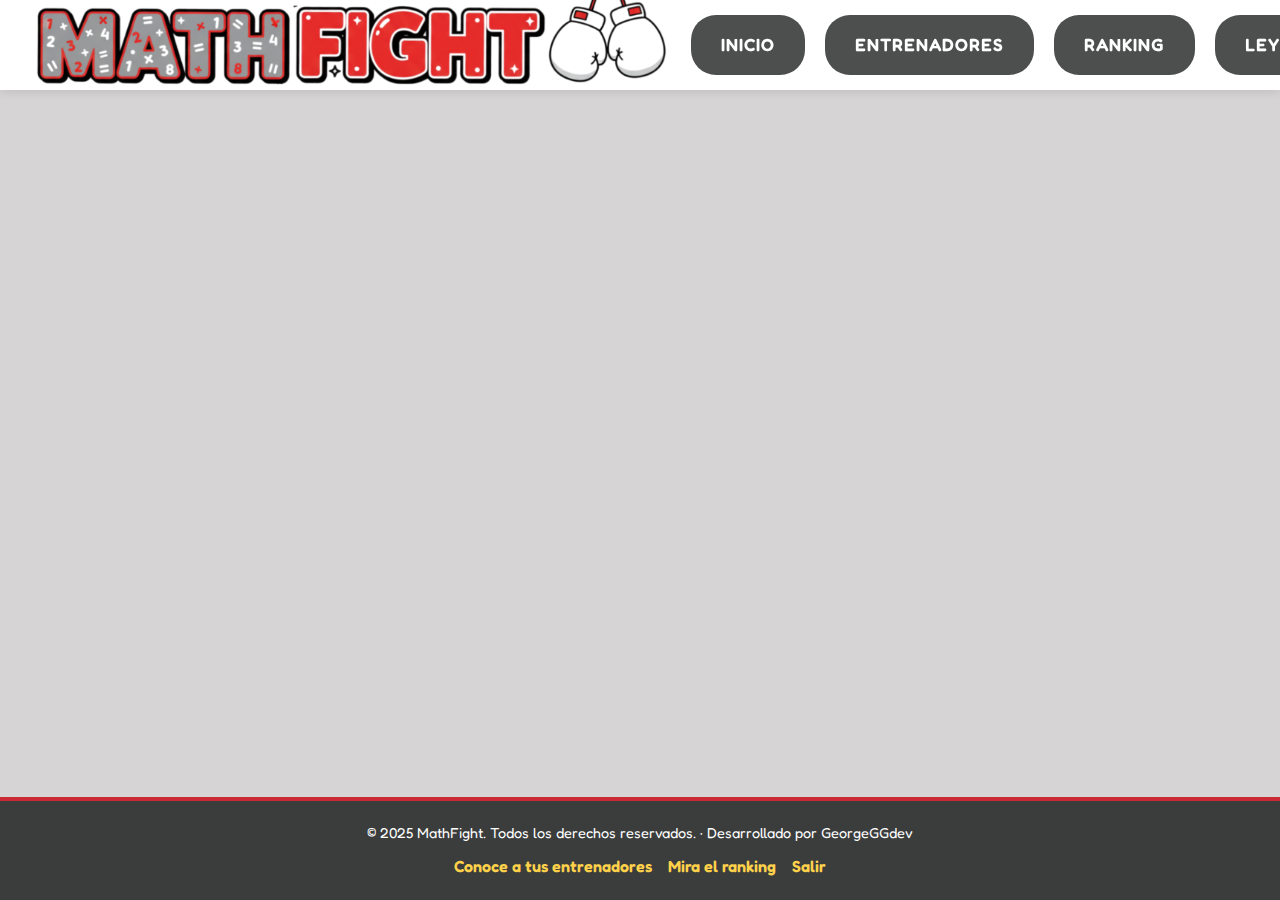
<file: public/mainpage.html>
<!DOCTYPE html>
<html lang="es">
<head>
    <meta charset="UTF-8">
    <meta name="viewport" content="width=device-width, initial-scale=1.0">
    <title>MathFight - Main</title>
    <link rel="stylesheet" href="styles/style.css">
    <link href="https://fonts.googleapis.com/css2?family=Fredoka+One:wght@400&family=Fredoka:wght@300;400;500;600;700&family=Bubblegum+Sans&display=swap" rel="stylesheet">
</head>
<body>
    <nav class="navbar">
        <div class="nav-container">
            <div class="nav-brand">
                <img src="img/logo.png" alt="MathFight" class="brand-logo">
            </div>
            <div class="nav-menu">
                <a class="nav-button" href="mainpage.html">Inicio</a>
                <a class="nav-button" href="coaches.html">Entrenadores</a>
                <a class="nav-button" href="ranking.html">Ranking</a>
                <a class="nav-button" href="legends.html">Leyendas</a>
            </div>
        </div>
    </nav>

    <main class="main-content">
        <!-- Página principal vacía por ahora -->
    </main>

    <footer class="footer">
        <div class="footer-content">
            <p>&copy; 2025 MathFight. Todos los derechos reservados. · Desarrollado por GeorgeGGdev</p>
            <div class="footer-links">
                <a href="coaches.html">Conoce a tus entrenadores</a>
                <a href="ranking.html">Mira el ranking</a>
                <a href="index.html">Salir</a>
            </div>
        </div>
    </footer>
</body>
</html>
</file>
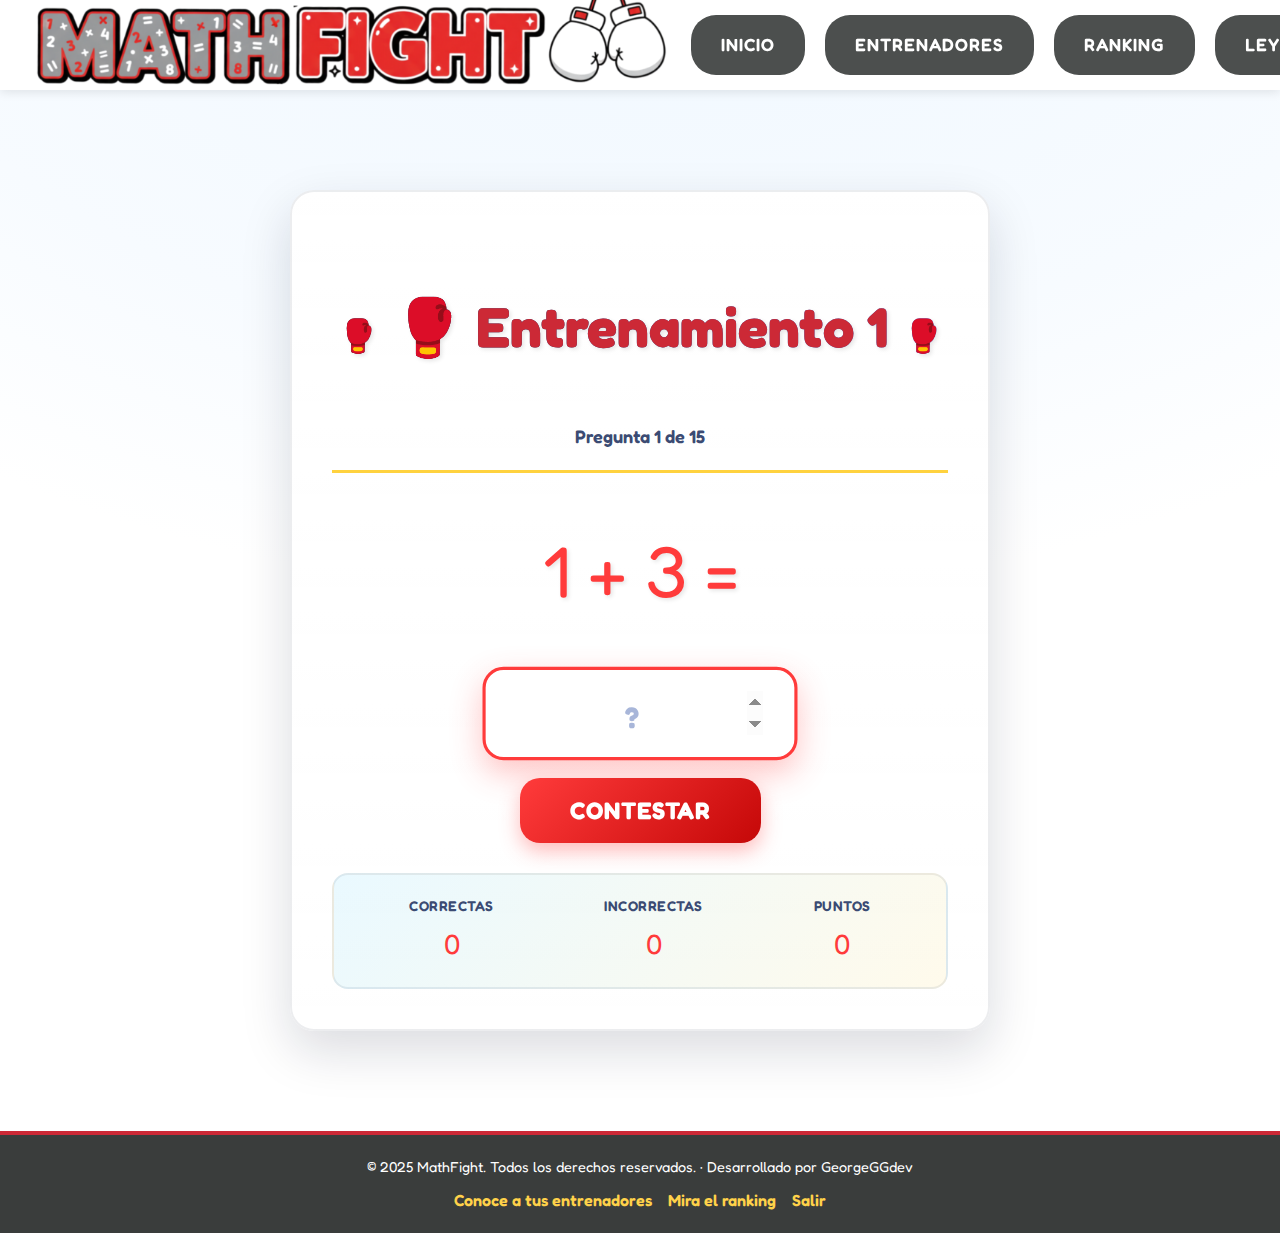
<file: public/practice.html>
<!DOCTYPE html>
<html lang="es">
<head>
    <meta charset="UTF-8">
    <meta name="viewport" content="width=device-width, initial-scale=1.0">
    <title>MathFight - Práctica</title>
    <link rel="stylesheet" href="styles/style.css">
    <link href="https://fonts.googleapis.com/css2?family=Fredoka+One:wght@400&family=Fredoka:wght@300;400;500;600;700&family=Bubblegum+Sans&display=swap" rel="stylesheet">
    <style>
    :root{
        --c-red:#ff3b3b; --c-blue:#2ec5ff; --c-yellow:#ffd23f; --c-mint:#3af2b7; --c-pink:#ff7ac6; --c-ink:#0d1630;
        --c-green:#4ade80;
    }
    body{ 
        background: radial-gradient(1200px 800px at 50% -200px, #eef7ff 0%, #f7fbff 70%, #ffffff 100%); 
        color: var(--c-ink); 
    }
    
    .quiz-container {
        max-width: 700px;
        margin: 60px auto;
        padding: 40px;
        background: linear-gradient(180deg, rgba(255,255,255,.95), rgba(255,255,255,.88));
        border-radius: 24px;
        box-shadow: 0 20px 50px rgba(13,22,48,.15);
        border: 2px solid rgba(13,22,48,.08);
        animation: quizSlideIn 0.8s ease-out;
    }
    
    @keyframes quizSlideIn {
        0% {
            opacity: 0;
            transform: translateY(30px) scale(0.95);
        }
        100% {
            opacity: 1;
            transform: translateY(0) scale(1);
        }
    }
    
    .quiz-header {
        text-align: center;
        margin-bottom: 40px;
        padding-bottom: 20px;
        border-bottom: 3px solid var(--c-yellow);
    }
    
    .quiz-title {
        font-family: "Fredoka One";
        font-size: clamp(28px, 4vw, 40px);
        margin: 0 0 10px;
        background: linear-gradient(90deg, #0a1330, #2a7fff);
        -webkit-background-clip: text;
        background-clip: text;
        color: transparent;
    }
    
    .quiz-progress {
        font-family: "Fredoka";
        font-size: 18px;
        color: #3b4b73;
        font-weight: 600;
    }
    
    .question-section {
        margin-bottom: 40px;
        text-align: center;
    }
    
    .question-text {
        font-family: "Fredoka One";
        font-size: clamp(48px, 8vw, 72px);
        color: var(--c-red);
        margin: 20px 0;
        text-shadow: 2px 2px 4px rgba(0,0,0,0.1);
        animation: questionPop 0.6s ease-out;
    }
    
    @keyframes questionPop {
        0% {
            opacity: 0;
            transform: scale(0.5) rotate(-5deg);
        }
        50% {
            transform: scale(1.1) rotate(2deg);
        }
        100% {
            opacity: 1;
            transform: scale(1) rotate(0deg);
        }
    }
    
    .answer-section {
        display: flex;
        flex-direction: column;
        gap: 20px;
        align-items: center;
        margin-bottom: 30px;
    }
    
    .answer-input {
        width: 100%;
        max-width: 300px;
        padding: 20px 30px;
        font-family: "Fredoka";
        font-size: 36px;
        font-weight: 700;
        text-align: center;
        border: 3px solid var(--c-blue);
        border-radius: 20px;
        background: white;
        color: var(--c-ink);
        outline: none;
        transition: all 0.3s ease;
        box-shadow: 0 8px 20px rgba(46,197,255,.2);
    }
    
    .answer-input:focus {
        border-color: var(--c-red);
        box-shadow: 0 12px 30px rgba(255,59,59,.3);
        transform: scale(1.05);
    }
    
    .answer-input::placeholder {
        color: #a8b6d9;
        font-size: 28px;
    }
    
    .submit-button {
        background: linear-gradient(135deg, var(--c-red), #c50808);
        color: white;
        border: none;
        padding: 18px 50px;
        border-radius: 20px;
        font-family: "Fredoka";
        font-weight: 700;
        font-size: 24px;
        cursor: pointer;
        transition: all 0.3s ease;
        box-shadow: 0 8px 20px rgba(255,59,59,.35);
        text-transform: uppercase;
        letter-spacing: 1px;
        position: relative;
        overflow: hidden;
    }
    
    .submit-button::before {
        content: '';
        position: absolute;
        top: 0;
        left: -100%;
        width: 100%;
        height: 100%;
        background: linear-gradient(90deg, transparent, rgba(255,255,255,0.3), transparent);
        transition: left 0.5s;
    }
    
    .submit-button:hover::before {
        left: 100%;
    }
    
    .submit-button:hover {
        background: linear-gradient(135deg, #ff5050, #d61a1a);
        transform: translateY(-3px) scale(1.05);
        box-shadow: 0 12px 30px rgba(255,59,59,.45);
    }
    
    .submit-button:active {
        transform: translateY(-1px) scale(1.02);
    }
    
    .quiz-info {
        display: flex;
        justify-content: space-around;
        padding: 20px;
        background: linear-gradient(135deg, rgba(46,197,255,.1), rgba(255,210,63,.1));
        border-radius: 16px;
        border: 2px solid rgba(13,22,48,.08);
    }
    
    .info-item {
        text-align: center;
    }
    
    .info-label {
        font-family: "Fredoka";
        font-size: 14px;
        color: #3b4b73;
        font-weight: 600;
        text-transform: uppercase;
        letter-spacing: 0.5px;
        margin-bottom: 5px;
    }
    
    .info-value {
        font-family: "Fredoka One";
        font-size: 28px;
        color: var(--c-red);
    }
    
    /* Responsive */
    @media (max-width: 768px) {
        .quiz-container {
            margin: 30px 20px;
            padding: 30px 20px;
        }
        
        .question-text {
            font-size: 48px;
        }
        
        .answer-input {
            font-size: 28px;
            padding: 16px 24px;
        }
        
        .submit-button {
            padding: 16px 40px;
            font-size: 20px;
        }
    }
    </style>
</head>
<body>
    <nav class="navbar">
        <div class="nav-container">
            <div class="nav-brand">
                <img src="img/logo.png" alt="MathFight" class="brand-logo">
            </div>
            <div class="nav-menu">
                <a class="nav-button" href="index.html">Inicio</a>
                <a class="nav-button" href="coaches.html">Entrenadores</a>
                <a class="nav-button" href="ranking.html">Ranking</a>
                <a class="nav-button" href="legends.html">Leyendas</a>
            </div>
        </div>
    </nav>

    <main class="main-content">
        <div class="quiz-container">
            <div class="quiz-header">
                <h1 class="quiz-title">🥊 Entrenamiento 1</h1>
                <p class="quiz-progress">Pregunta <span id="currentQuestion">1</span> de <span id="totalQuestions">15</span></p>
            </div>

            <div class="question-section">
                <div class="question-text" id="questionText">5 + 3 =</div>
            </div>

            <div class="answer-section">
                <input 
                    type="number" 
                    class="answer-input" 
                    id="answerInput" 
                    placeholder="?" 
                    autocomplete="off"
                    autofocus
                >
                <button class="submit-button" id="submitButton">Contestar</button>
            </div>

            <div class="quiz-info">
                <div class="info-item">
                    <div class="info-label">Correctas</div>
                    <div class="info-value" id="correctCount">0</div>
                </div>
                <div class="info-item">
                    <div class="info-label">Incorrectas</div>
                    <div class="info-value" id="incorrectCount">0</div>
                </div>
                <div class="info-item">
                    <div class="info-label">Puntos</div>
                    <div class="info-value" id="scoreCount">0</div>
                </div>
            </div>
        </div>
    </main>

    <footer class="footer">
        <div class="footer-content">
            <p>&copy; 2025 MathFight. Todos los derechos reservados. · Desarrollado por GeorgeGGdev</p>
            <div class="footer-links">
                <a href="coaches.html">Conoce a tus entrenadores</a>
                <a href="ranking.html">Mira el ranking</a>
                <a href="index.html">Salir</a>
            </div>
        </div>
    </footer>

    <script>
        // Variables globales
        let currentQuestionIndex = 0;
        let correctAnswers = 0;
        let incorrectAnswers = 0;
        let score = 0;
        let exercises = [];
        let grade = 1;
        let practiceId = 1;

        // Elementos del DOM
        const questionText = document.getElementById('questionText');
        const answerInput = document.getElementById('answerInput');
        const submitButton = document.getElementById('submitButton');
        const currentQuestionSpan = document.getElementById('currentQuestion');
        const totalQuestionsSpan = document.getElementById('totalQuestions');
        const correctCountSpan = document.getElementById('correctCount');
        const incorrectCountSpan = document.getElementById('incorrectCount');
        const scoreCountSpan = document.getElementById('scoreCount');
        const quizTitle = document.querySelector('.quiz-title');

        // Obtener parámetros de la URL
        function getURLParams() {
            const params = new URLSearchParams(window.location.search);
            grade = params.get('grade') || 1;
            practiceId = params.get('practice') || 1;
        }

        // Cargar datos del JSON
        async function loadPracticeData() {
            try {
                const response = await fetch(`json/grado${grade}.json`);
                const data = await response.json();
                
                // Manejar diferentes estructuras de JSON
                let practicas;
                
                // Grado 3 tiene estructura anidada: data.grado3.practicas
                if (data[`grado${grade}`]) {
                    practicas = data[`grado${grade}`].practicas;
                } else {
                    // Grados 1, 2, 4, 5, 6 tienen: data.practicas
                    practicas = data.practicas;
                }
                
                // Buscar la práctica específica por ID
                const practice = practicas.find(p => p.id === parseInt(practiceId));
                
                // Obtener los ejercicios (puede ser "ejercicios" o "preguntas")
                const exerciseData = practice?.ejercicios || practice?.preguntas;
                
                if (practice && exerciseData && exerciseData.length > 0) {
                    // Normalizar los ejercicios según el formato del JSON
                    exercises = exerciseData.map(ej => {
                        // Detectar el formato y normalizar
                        let pregunta, respuesta;
                        
                        if (ej.pregunta !== undefined) {
                            // Formato: { pregunta: "...", respuesta: ... }
                            pregunta = ej.pregunta;
                            respuesta = ej.respuesta;
                        } else if (ej.p !== undefined) {
                            // Formato: { p: "...", r: ... }
                            pregunta = ej.p + ' =';
                            respuesta = ej.r;
                        } else if (ej.operacion !== undefined) {
                            // Formato: { operacion: "5x3", respuesta: ... }
                            pregunta = ej.operacion.replace('x', ' × ') + ' =';
                            respuesta = ej.respuesta;
                        }
                        
                        return { pregunta, respuesta };
                    });
                    
                    totalQuestionsSpan.textContent = exercises.length;
                    quizTitle.innerHTML = `🥊 Entrenamiento ${practiceId}`;
                    showQuestion();
                } else {
                    console.error('Práctica no encontrada o sin ejercicios');
                    questionText.innerHTML = `
                        <div style="font-size: 24px; color: #ef4444; text-align: center; padding: 40px;">
                            ⚠️ Esta práctica aún no está disponible<br>
                            <span style="font-size: 18px; color: #3b4b73; margin-top: 20px; display: block;">
                                Por favor, selecciona otra práctica
                            </span>
                        </div>
                    `;
                    answerInput.style.display = 'none';
                    submitButton.style.display = 'none';
                    
                    // Agregar botón para volver
                    setTimeout(() => {
                        const backBtn = document.createElement('button');
                        backBtn.className = 'submit-button';
                        backBtn.textContent = 'Volver';
                        backBtn.style.display = 'inline-block';
                        backBtn.onclick = () => window.location.href = `${grade}_grado.html`;
                        document.querySelector('.answer-section').appendChild(backBtn);
                    }, 100);
                }
            } catch (error) {
                console.error('Error al cargar los datos:', error);
                questionText.textContent = 'Error al cargar la práctica';
            }
        }

        // Mostrar pregunta actual
        function showQuestion() {
            if (currentQuestionIndex < exercises.length) {
                const exercise = exercises[currentQuestionIndex];
                questionText.textContent = exercise.pregunta;
                currentQuestionSpan.textContent = currentQuestionIndex + 1;
                answerInput.value = '';
                answerInput.focus();
                
                // Animación de entrada
                questionText.style.animation = 'none';
                setTimeout(() => {
                    questionText.style.animation = 'questionPop 0.6s ease-out';
                }, 10);
            } else {
                showResults();
            }
        }

        // Verificar respuesta
        function checkAnswer() {
            const userAnswer = parseInt(answerInput.value);
            const correctAnswer = exercises[currentQuestionIndex].respuesta;

            if (isNaN(userAnswer)) {
                answerInput.style.borderColor = '#ff9800';
                setTimeout(() => {
                    answerInput.style.borderColor = 'var(--c-blue)';
                }, 500);
                return;
            }

            if (userAnswer === correctAnswer) {
                correctAnswers++;
                score += 10;
                correctCountSpan.textContent = correctAnswers;
                scoreCountSpan.textContent = score;
                
                // Feedback visual positivo
                answerInput.style.borderColor = '#4ade80';
                answerInput.style.backgroundColor = '#d1fae5';
            } else {
                incorrectAnswers++;
                incorrectCountSpan.textContent = incorrectAnswers;
                
                // Feedback visual negativo
                answerInput.style.borderColor = '#ef4444';
                answerInput.style.backgroundColor = '#fee2e2';
            }

            // Pasar a la siguiente pregunta después de un breve delay
            setTimeout(() => {
                answerInput.style.borderColor = 'var(--c-blue)';
                answerInput.style.backgroundColor = 'white';
                currentQuestionIndex++;
                showQuestion();
            }, 800);
        }

        // Mostrar resultados finales
        function showResults() {
            const percentage = Math.round((correctAnswers / exercises.length) * 100);
            
            // Otorgar medallas según el desempeño
            let medalsEarned = 0;
            if (percentage >= 90) {
                medalsEarned = 3;
            } else if (percentage >= 70) {
                medalsEarned = 2;
            } else if (percentage >= 50) {
                medalsEarned = 1;
            }
            
            // Actualizar medallas del usuario en el ranking
            if (medalsEarned > 0) {
                const userName = localStorage.getItem('mathfight_username');
                if (userName) {
                    let ranking = JSON.parse(localStorage.getItem('mathfight_ranking') || '[]');
                    const userIndex = ranking.findIndex(u => u.name === userName);
                    
                    if (userIndex !== -1) {
                        ranking[userIndex].medals += medalsEarned;
                    } else {
                        ranking.push({ name: userName, medals: medalsEarned });
                    }
                    
                    localStorage.setItem('mathfight_ranking', JSON.stringify(ranking));
                }
            }
            
            questionText.innerHTML = `¡Entrenamiento Completado!`;
            answerInput.style.display = 'none';
            submitButton.style.display = 'none';

            const resultsHTML = `
                <div style="text-align: center; margin-top: 30px;">
                    <div style="font-family: 'Fredoka One'; font-size: 48px; color: ${percentage >= 70 ? '#4ade80' : '#ef4444'}; margin-bottom: 20px;">
                        ${percentage}%
                    </div>
                    <div style="font-family: 'Fredoka'; font-size: 24px; color: #3b4b73; margin-bottom: 15px;">
                        ${percentage >= 90 ? '¡Excelente trabajo! 🏆' : 
                          percentage >= 70 ? '¡Buen trabajo! 👍' : 
                          percentage >= 50 ? 'Sigue practicando 💪' : 
                          'Necesitas más práctica 📚'}
                    </div>
                    ${medalsEarned > 0 ? `
                        <div style="font-family: 'Fredoka One'; font-size: 28px; color: #ffd23f; margin-bottom: 20px; animation: pulseGlow 2s ease-in-out infinite;">
                            🥇 +${medalsEarned} ${medalsEarned === 1 ? 'Medalla' : 'Medallas'}
                        </div>
                    ` : `
                        <div style="font-family: 'Fredoka'; font-size: 18px; color: #6b7280; margin-bottom: 20px;">
                            Necesitas al menos 50% para ganar medallas
                        </div>
                    `}
                    <div style="display: flex; gap: 20px; justify-content: center; margin-bottom: 30px;">
                        <div style="background: linear-gradient(135deg, #d1fae5, #a7f3d0); padding: 20px; border-radius: 16px; border: 2px solid #4ade80;">
                            <div style="font-family: 'Fredoka'; font-size: 14px; color: #065f46; margin-bottom: 5px;">CORRECTAS</div>
                            <div style="font-family: 'Fredoka One'; font-size: 36px; color: #065f46;">${correctAnswers}</div>
                        </div>
                        <div style="background: linear-gradient(135deg, #fee2e2, #fecaca); padding: 20px; border-radius: 16px; border: 2px solid #ef4444;">
                            <div style="font-family: 'Fredoka'; font-size: 14px; color: #991b1b; margin-bottom: 5px;">INCORRECTAS</div>
                            <div style="font-family: 'Fredoka One'; font-size: 36px; color: #991b1b;">${incorrectAnswers}</div>
                        </div>
                    </div>
                    <button onclick="window.location.href='${grade}_grado.html'" style="background: linear-gradient(135deg, var(--c-blue), #1ea6d8); color: white; border: none; padding: 18px 40px; border-radius: 20px; font-family: 'Fredoka'; font-weight: 700; font-size: 20px; cursor: pointer; box-shadow: 0 8px 20px rgba(46,197,255,.35); margin-right: 10px;">
                        Volver a Entrenamientos
                    </button>
                    <button onclick="window.location.reload()" style="background: linear-gradient(135deg, var(--c-yellow), #eab308); color: #713f12; border: none; padding: 18px 40px; border-radius: 20px; font-family: 'Fredoka'; font-weight: 700; font-size: 20px; cursor: pointer; box-shadow: 0 8px 20px rgba(250,204,21,.35);">
                        Reintentar
                    </button>
                </div>
            `;

            document.querySelector('.answer-section').innerHTML = resultsHTML;
        }

        // Event Listeners
        submitButton.addEventListener('click', checkAnswer);

        answerInput.addEventListener('keypress', (e) => {
            if (e.key === 'Enter') {
                checkAnswer();
            }
        });

        // Inicializar
        getURLParams();
        loadPracticeData();
    </script>
</body>
</html>
</file>
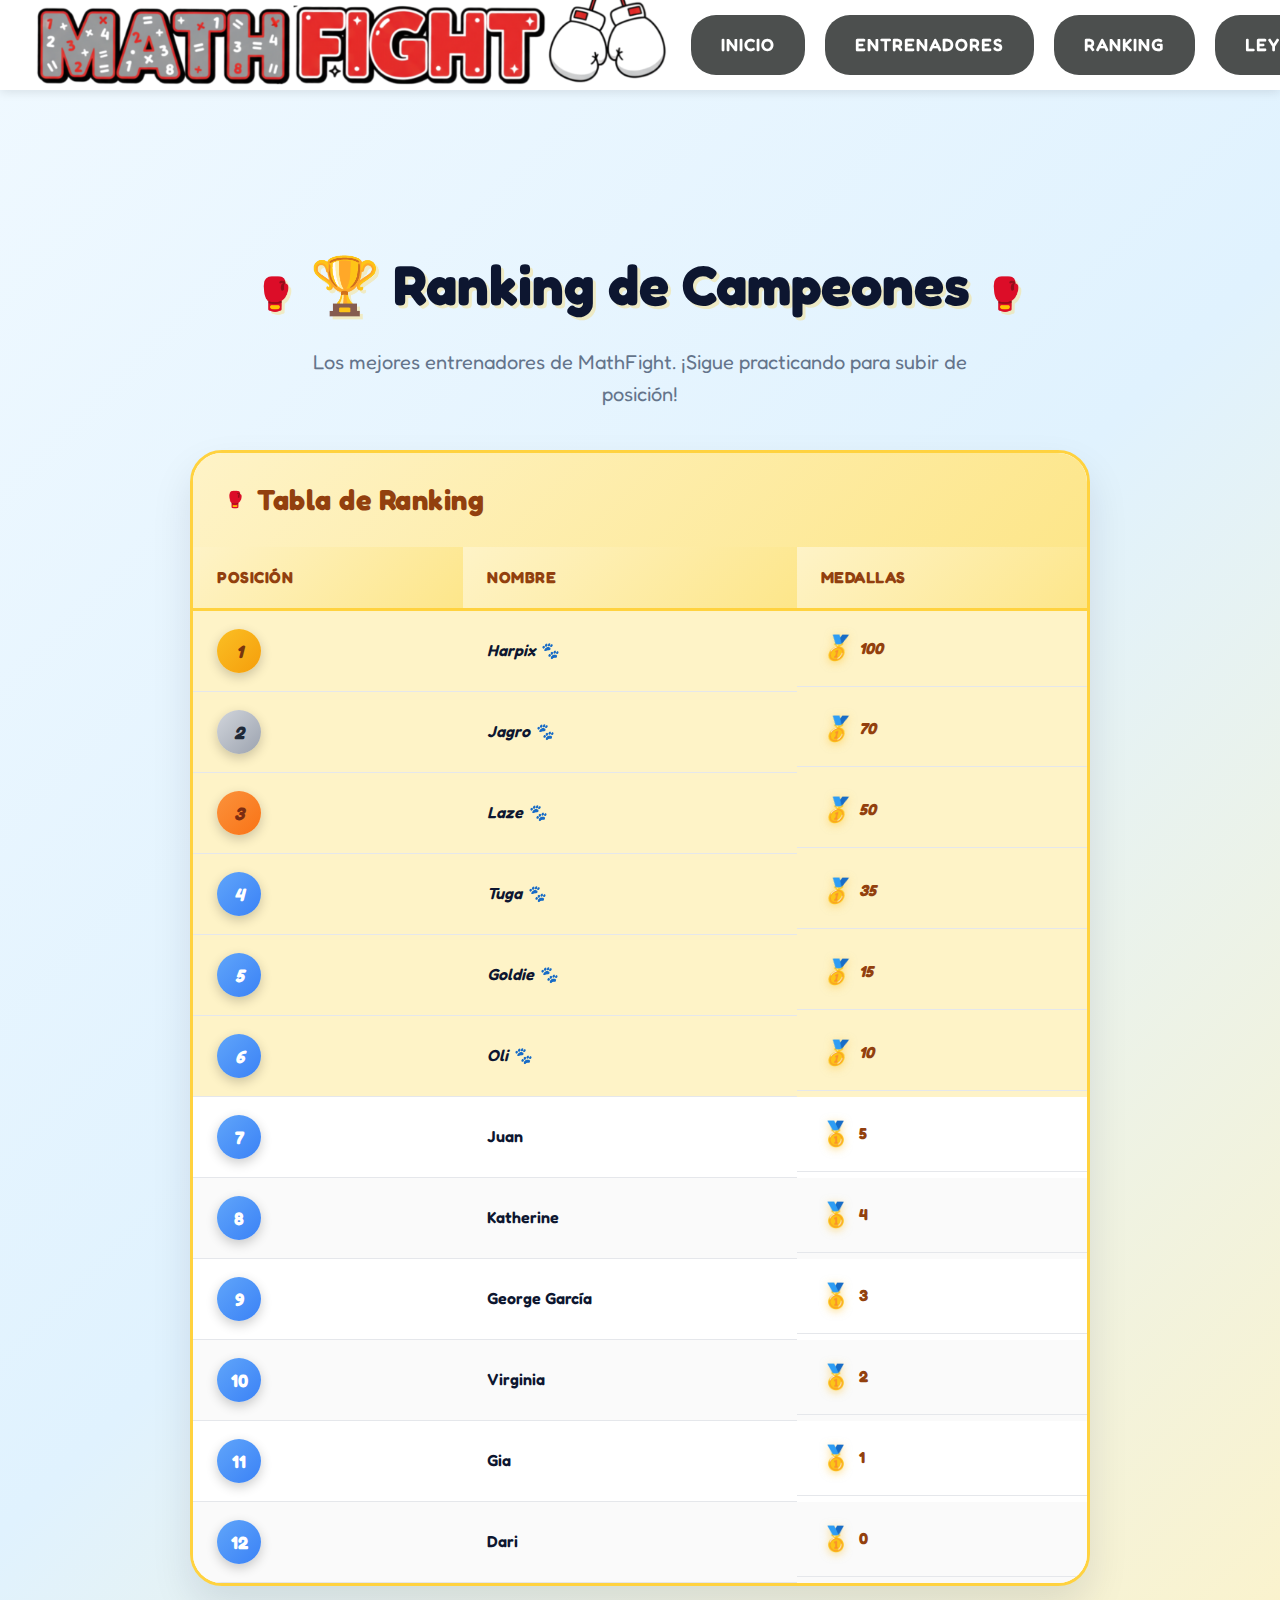
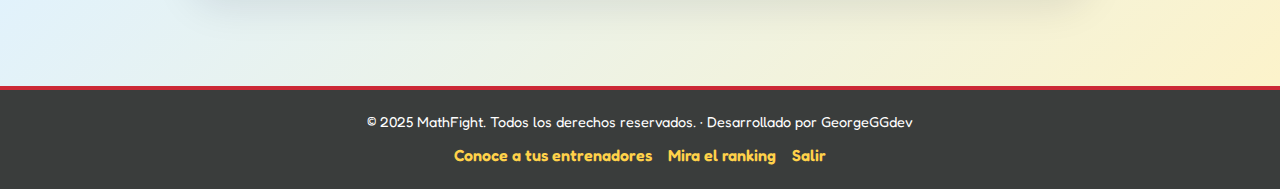
<file: public/ranking.html>
<!DOCTYPE html>
<html lang="es">
<head>
    <meta charset="UTF-8">
    <meta name="viewport" content="width=device-width, initial-scale=1.0">
    <title>MathFight - Ranking</title>
    <link rel="stylesheet" href="styles/style.css">
    <link href="https://fonts.googleapis.com/css2?family=Fredoka+One:wght@400&family=Fredoka:wght@300;400;500;600;700&family=Bubblegum+Sans&display=swap" rel="stylesheet">
    <style>
        body {
            background: linear-gradient(135deg, #f0f9ff 0%, #e0f2fe 50%, #fef3c7 100%);
        }
        .page-header {
            text-align: center;
            padding: 60px 20px 40px;
        }
        .page-header h1 {
            font-family: 'Fredoka One';
            font-size: clamp(36px, 5vw, 56px);
            color: #0d1630;
            margin-bottom: 16px;
            text-shadow: 3px 3px 0 rgba(255,210,63,.3);
        }
        .page-header p {
            font-family: 'Fredoka';
            font-size: clamp(16px, 2vw, 20px);
            color: #64748b;
            max-width: 700px;
            margin: 0 auto;
        }
        .ranking-container {
            max-width: 900px;
            margin: 0 auto 60px;
            background: white;
            border-radius: 32px;
            box-shadow: 0 20px 40px rgba(13,22,48,.1);
            overflow: hidden;
            border: 3px solid #ffd23f;
        }
        .ranking-header {
            background: linear-gradient(135deg, #fef3c7, #fde68a);
            color: #92400e;
            padding: 24px 32px;
            display: flex;
            align-items: center;
            gap: 12px;
        }
        .ranking-header h2 {
            font-family: 'Fredoka One';
            font-size: 1.8rem;
            letter-spacing: 0.5px;
        }
        table.ranking-table {
            width: 100%;
            border-collapse: collapse;
            color: #0d1630;
        }
        table.ranking-table thead th {
            text-align: left;
            font-family: 'Fredoka';
            font-weight: 700;
            color: #92400e;
            background: linear-gradient(135deg, #fef3c7, #fde68a);
            padding: 18px 24px;
            border-bottom: 3px solid #ffd23f;
            font-size: 16px;
            text-transform: uppercase;
            letter-spacing: 0.5px;
        }
        table.ranking-table tbody tr {
            background: white;
            transition: all 0.3s ease;
        }
        table.ranking-table tbody tr:nth-child(even) {
            background: #fafafa;
        }
        table.ranking-table tbody tr:hover {
            background: #fef3c7;
            transform: scale(1.01);
        }
        table.ranking-table td {
            padding: 18px 24px;
            border-bottom: 1px solid #e5e7eb;
            font-family: 'Fredoka';
            vertical-align: middle;
            font-size: 16px;
        }
        .rank-badge {
            display: inline-flex;
            align-items: center;
            justify-content: center;
            width: 44px;
            height: 44px;
            border-radius: 50%;
            color: #fff;
            font-weight: 700;
            box-shadow: 0 4px 12px rgba(0,0,0,0.2);
            font-family: 'Fredoka One';
            font-size: 18px;
        }
        .rank-1 { background: linear-gradient(135deg, #fbbf24, #f59e0b); color: #78350f; }
        .rank-2 { background: linear-gradient(135deg, #d1d5db, #9ca3af); color: #1f2937; }
        .rank-3 { background: linear-gradient(135deg, #fb923c, #f97316); color: #7c2d12; }
        .rank-default { background: linear-gradient(135deg, #60a5fa, #3b82f6); color: white; }
        .name-cell { font-weight: 600; color: #0d1630; font-size: 18px; }
        .medals-cell {
            display: flex;
            align-items: center;
            gap: 8px;
            color: #92400e;
            font-weight: 700;
            font-size: 18px;
        }
        .medal-icon { 
            filter: drop-shadow(0 2px 4px rgba(251,191,36,0.5)); 
            font-size: 24px;
        }
    </style>
</head>
<body>
    <nav class="navbar">
        <div class="nav-container">
            <div class="nav-brand">
                <img src="img/logo.png" alt="MathFight" class="brand-logo">
            </div>
            <div class="nav-menu">
                <a class="nav-button" href="index.html">Inicio</a>
                <a class="nav-button" href="coaches.html">Entrenadores</a>
                <a class="nav-button" href="ranking.html">Ranking</a>
                <a class="nav-button" href="legends.html">Leyendas</a>
            </div>
        </div>
    </nav>

    <main class="main-content">
        <div class="page-header">
            <h1>🏆 Ranking de Campeones</h1>
            <p>Los mejores entrenadores de MathFight. ¡Sigue practicando para subir de posición!</p>
        </div>
        <div class="ranking-container">
            <div class="ranking-header">
                <span>🥊</span>
                <h2>Tabla de Ranking</h2>
            </div>
            <div class="ring-strap"></div>
            <table class="ranking-table">
                <thead>
                    <tr>
                        <th>Posición</th>
                        <th>Nombre</th>
                        <th>Medallas</th>
                    </tr>
                </thead>
                <tbody id="rankingTableBody">
                    <!-- Se llenará dinámicamente con JavaScript -->
                </tbody>
            </table>
        </div>
    </main>

    <footer class="footer">
        <div class="footer-content">
            <p>&copy; 2025 MathFight. Todos los derechos reservados. · Desarrollado por GeorgeGGdev</p>
            <div class="footer-links">
                <a href="coaches.html">Conoce a tus entrenadores</a>
                <a href="ranking.html">Mira el ranking</a>
                <a href="index.html">Salir</a>
            </div>
        </div>
    </footer>

    <script>
        // Usuarios ficticios base (entrenadores + usuarios)
        const baseUsers = [
            { name: 'Harpix', medals: 100, isCoach: true },
            { name: 'Jagro', medals: 70, isCoach: true },
            { name: 'Laze', medals: 50, isCoach: true },
            { name: 'Tuga', medals: 35, isCoach: true },
            { name: 'Goldie', medals: 15, isCoach: true },
            { name: 'Oli', medals: 10, isCoach: true },
            { name: 'Juan', medals: 5 },
            { name: 'Katherine', medals: 4 },
            { name: 'George García', medals: 3 },
            { name: 'Virginia', medals: 2 },
            { name: 'Gia', medals: 1 },
            { name: 'Dari', medals: 0 }
        ];

        // Función para cargar y mostrar el ranking
        function loadRanking() {
            // Obtener el ranking del localStorage
            let ranking = JSON.parse(localStorage.getItem('mathfight_ranking') || '[]');
            
            // Combinar usuarios base con usuarios del localStorage
            const allUsers = [...baseUsers];
            
            // Agregar usuarios del localStorage que no estén en la lista base
            ranking.forEach(user => {
                const exists = allUsers.find(u => u.name === user.name);
                if (!exists) {
                    allUsers.push(user);
                }
            });
            
            // Ordenar por medallas (descendente)
            allUsers.sort((a, b) => b.medals - a.medals);
            
            // Obtener el nombre del usuario actual
            const currentUser = localStorage.getItem('mathfight_username');
            
            // Llenar la tabla
            const tbody = document.getElementById('rankingTableBody');
            tbody.innerHTML = '';
            
            allUsers.forEach((user, index) => {
                const position = index + 1;
                const isCurrentUser = user.name === currentUser;
                const isCoach = user.isCoach || false;
                
                const tr = document.createElement('tr');
                
                // Estilos especiales
                if (isCurrentUser) {
                    tr.style.backgroundColor = '#d1fae5';
                    tr.style.fontWeight = '700';
                    tr.style.border = '2px solid #10b981';
                } else if (isCoach) {
                    tr.style.backgroundColor = '#fef3c7';
                    tr.style.fontStyle = 'italic';
                }
                
                // Columna de posición
                const tdPosition = document.createElement('td');
                const badge = document.createElement('span');
                badge.className = 'rank-badge';
                
                if (position === 1) {
                    badge.classList.add('rank-1');
                } else if (position === 2) {
                    badge.classList.add('rank-2');
                } else if (position === 3) {
                    badge.classList.add('rank-3');
                } else {
                    badge.classList.add('rank-default');
                }
                
                badge.textContent = position;
                tdPosition.appendChild(badge);
                tr.appendChild(tdPosition);
                
                // Columna de nombre
                const tdName = document.createElement('td');
                tdName.className = 'name-cell';
                let nameText = user.name;
                if (isCurrentUser) {
                    nameText += ' (Tú) 👤';
                } else if (isCoach) {
                    nameText += ' 🐾';
                }
                tdName.textContent = nameText;
                tr.appendChild(tdName);
                
                // Columna de medallas
                const tdMedals = document.createElement('td');
                tdMedals.className = 'medals-cell';
                tdMedals.innerHTML = `<span class="medal-icon">🥇</span> ${user.medals}`;
                tr.appendChild(tdMedals);
                
                tbody.appendChild(tr);
            });
        }

        // Cargar el ranking al cargar la página
        document.addEventListener('DOMContentLoaded', loadRanking);
    </script>
</body>
</html>
</file>
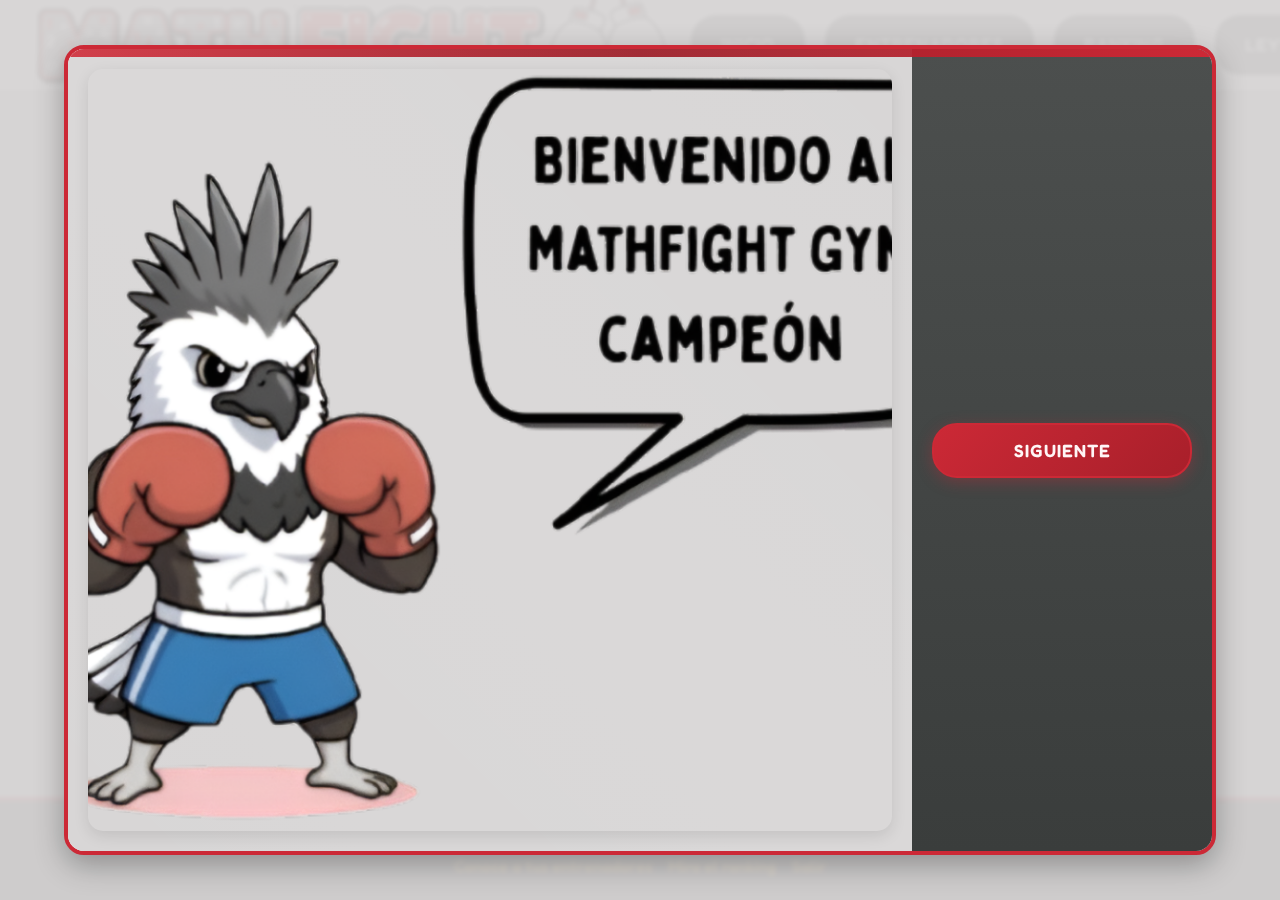
<file: public/welcome.html>
<!DOCTYPE html>
<html lang="es">
<head>
    <meta charset="UTF-8">
    <meta name="viewport" content="width=device-width, initial-scale=1.0">
    <title>MathFight - Bienvenido</title>
    <link rel="stylesheet" href="styles/style.css">
    <link href="https://fonts.googleapis.com/css2?family=Fredoka+One:wght@400&family=Fredoka:wght@300;400;500;600;700&family=Bubblegum+Sans&display=swap" rel="stylesheet">
</head>
<body>
    <nav class="navbar">
        <div class="nav-container">
            <div class="nav-brand">
                <img src="img/logo.png" alt="MathFight" class="brand-logo">
            </div>
            <div class="nav-menu">
                <a class="nav-button" href="index.html">Inicio</a>
                <a class="nav-button" href="coaches.html">Entrenadores</a>
                <a class="nav-button" href="ranking.html">Ranking</a>
                <a class="nav-button" href="legends.html">Leyendas</a>
            </div>
        </div>
    </nav>

    <main class="main-content">
        <!-- Content will be added here later -->
    </main>

    <!-- Modal de bienvenida -->
    <div id="welcomeModal" class="modal">
        <div class="modal-content">
            <div class="modal-image">
                <img id="modalImage" src="" alt="Imagen de bienvenida">
            </div>
            <div class="modal-controls">
                <div id="buttonContainer" class="button-container">
                    <!-- Los botones se generarán dinámicamente -->
                </div>
                <div id="inputContainer" class="input-container" style="display: none;">
                    <input type="text" id="nameInput" placeholder="Ingresa tu nombre" maxlength="20">
                </div>
            </div>
        </div>
    </div>

    <footer class="footer">
        <div class="footer-content">
            <p>&copy; 2025 MathFight. Todos los derechos reservados. · Desarrollado por GeorgeGGdev</p>
            <div class="footer-links">
                <a href="coaches.html">Conoce a tus entrenadores</a>
                <a href="ranking.html">Mira el ranking</a>
                <a href="index.html">Salir</a>
            </div>
        </div>
    </footer>

    <script>
        // Variable global para almacenar el nombre del usuario
        let userName = '';

        // Configuración de las imágenes y botones del modal
        const modalSteps = [
            {
                image: 'img/welcome/harpix_welcome.png',
                buttonText: 'Siguiente',
                buttonAction: 'next'
            },
            {
                image: 'img/welcome/harpix_expli.png',
                buttonText: 'Siguiente',
                buttonAction: 'next'
            },
            {
                image: 'img/welcome/harpix_intro.png',
                buttonText: 'Siguiente',
                buttonAction: 'next'
            },
            {
                image: 'img/welcome/harpix_nameq.png',
                buttonText: 'Registrar',
                buttonAction: 'register',
                showInput: true
            },
            {
                image: 'img/welcome/harpix_gradesel.png',
                buttonText: 'Seleccionar Grado',
                buttonAction: 'showGrades',
                showGrades: true
            }
        ];

        let currentStep = 0;

        // Función para mostrar el modal
        function showModal() {
            document.getElementById('welcomeModal').style.display = 'flex';
            updateModalContent();
        }

        // Función para actualizar el contenido del modal
        function updateModalContent() {
            const step = modalSteps[currentStep];
            const modalImage = document.getElementById('modalImage');
            const buttonContainer = document.getElementById('buttonContainer');
            const inputContainer = document.getElementById('inputContainer');

            // Animación de transición de imagen
            modalImage.style.opacity = '0';
            modalImage.style.transform = 'scale(0.8) rotateY(15deg)';
            
            setTimeout(() => {
                modalImage.src = step.image;
                modalImage.style.opacity = '1';
                modalImage.style.transform = 'scale(1) rotateY(0deg)';
            }, 200);

            // Limpiar contenedores con animación
            buttonContainer.style.opacity = '0';
            buttonContainer.style.transform = 'translateY(20px)';
            inputContainer.style.display = 'none';
            
            // Limpiar completamente el contenido anterior
            buttonContainer.innerHTML = '';

            if (step.showInput) {
                // Mostrar input para nombre con animación
                setTimeout(() => {
                    inputContainer.style.display = 'flex';
                    inputContainer.style.opacity = '0';
                    inputContainer.style.transform = 'translateY(20px)';
                    
                    setTimeout(() => {
                        inputContainer.style.opacity = '1';
                        inputContainer.style.transform = 'translateY(0)';
                    }, 100);
                }, 300);
                
                const nameInput = document.getElementById('nameInput');
                nameInput.value = '';
            }

            if (step.showGrades) {
                // Mostrar botones de grados con animación escalonada
                setTimeout(() => {
                    const gradeButtons = document.createElement('div');
                    gradeButtons.className = 'grade-buttons';
                    
                    for (let i = 1; i <= 6; i++) {
                        const button = document.createElement('button');
                        button.className = 'grade-button';
                        button.textContent = `Grado ${i}`;
                        button.onclick = () => handleGradeClick(i);
                        button.style.animationDelay = `${i * 0.1}s`;
                        gradeButtons.appendChild(button);
                    }
                    
                    buttonContainer.appendChild(gradeButtons);
                    
                    setTimeout(() => {
                        buttonContainer.style.opacity = '1';
                        buttonContainer.style.transform = 'translateY(0)';
                    }, 100);
                }, 300);
            } else {
                // Mostrar botón "Siguiente" con animación
                setTimeout(() => {
                    const button = document.createElement('button');
                    button.className = 'modal-button';
                    button.textContent = 'Siguiente';
                    button.onclick = handleButtonClick;
                    buttonContainer.appendChild(button);
                    
                    setTimeout(() => {
                        buttonContainer.style.opacity = '1';
                        buttonContainer.style.transform = 'translateY(0)';
                    }, 100);
                }, 300);
            }
        }

        // Función para manejar clics en botones
        function handleButtonClick() {
            const step = modalSteps[currentStep];
            
            if (step.buttonAction === 'next') {
                currentStep++;
                if (currentStep < modalSteps.length) {
                    updateModalContent();
                } else {
                    closeModal();
                }
            } else if (step.buttonAction === 'register') {
                const nameInput = document.getElementById('nameInput');
                userName = nameInput.value.trim();
                
                if (userName) {
                    // Guardar el nombre en localStorage
                    localStorage.setItem('mathfight_username', userName);
                    
                    // Inicializar el usuario en el ranking si no existe
                    let ranking = JSON.parse(localStorage.getItem('mathfight_ranking') || '[]');
                    const userExists = ranking.find(u => u.name === userName);
                    
                    if (!userExists) {
                        ranking.push({
                            name: userName,
                            medals: 0
                        });
                        localStorage.setItem('mathfight_ranking', JSON.stringify(ranking));
                    }
                    
                    currentStep++;
                    updateModalContent();
                } else {
                    alert('Por favor, ingresa tu nombre');
                }
            }
        }

        // Función para manejar clics en botones de grado
        function handleGradeClick(grade) {
            // Ocultar todos los botones de grado
            const gradeButtons = document.querySelectorAll('.grade-button');
            gradeButtons.forEach(button => {
                button.style.opacity = '0';
                button.style.transform = 'scale(0.8)';
            });
            
            // Navegar después de la animación
            setTimeout(() => {
                goToGrade(grade);
            }, 300);
        }

        // Función para ir a un grado específico con animación
        function goToGrade(grade) {
            // Animación de salida
            const modal = document.getElementById('welcomeModal');
            modal.style.animation = 'modalFadeOut 0.5s ease-in forwards';
            
            setTimeout(() => {
                window.location.href = `${grade}_grado.html`;
            }, 500);
        }

        // Función para cerrar el modal
        function closeModal() {
            document.getElementById('welcomeModal').style.display = 'none';
        }

        // Mostrar el modal cuando se carga la página
        window.addEventListener('load', showModal);
    </script>
</body>
</html>
</file>
<file: public/styles/style.css>
/* Reset and base styles */
* {
    margin: 0;
    padding: 0;
    box-sizing: border-box;
}

body {
    font-family: 'Fredoka', sans-serif;
    background-color: #d6d4d4;
    color: #4c4f4e;
    line-height: 1.6;
    min-height: 100vh;
    display: flex;
    flex-direction: column;
    animation: pageLoad 0.8s ease-out;
}

@keyframes pageLoad {
    0% {
        opacity: 0;
        transform: translateY(20px);
    }
    100% {
        opacity: 1;
        transform: translateY(0);
    }
}

/* Navbar Styles */
.navbar {
    background-color: white;
    box-shadow: 0 2px 10px rgba(0, 0, 0, 0.1);
    position: sticky;
    top: 0;
    z-index: 1000;
    animation: navbarSlideDown 0.6s ease-out;
}

@keyframes navbarSlideDown {
    0% {
        transform: translateY(-100%);
        opacity: 0;
    }
    100% {
        transform: translateY(0);
        opacity: 1;
    }
}

.nav-container {
    max-width: 100%;
    margin: 0;
    padding: 0 20px 0 0;
    display: flex;
    justify-content: space-between;
    align-items: center;
    height: 90px;
    animation: navContainerFadeIn 0.8s ease-out 0.2s both;
}

@keyframes navContainerFadeIn {
    0% {
        opacity: 0;
        transform: translateY(-20px);
    }
    100% {
        opacity: 1;
        transform: translateY(0);
    }
}

.nav-brand {
    display: flex;
    align-items: center;
    padding-left: 20px;
}

.brand-logo {
    height: 100px;
    width: auto;
    display: block;
}

.brand-title {
    font-family: 'Fredoka One', cursive;
    font-size: 2.5rem;
    font-weight: 400;
    color: #CC2936;
    text-shadow: 3px 3px 6px rgba(0, 0, 0, 0.2);
    letter-spacing: 1px;
    text-transform: uppercase;
    position: relative;
    animation: titleBounce 1s ease-out 0.4s both;
}

@keyframes titleBounce {
    0% {
        transform: scale(0.5) rotate(-5deg);
        opacity: 0;
    }
    50% {
        transform: scale(1.1) rotate(2deg);
    }
    100% {
        transform: scale(1) rotate(0deg);
        opacity: 1;
    }
}

.brand-title::after {
    content: '🥊';
    font-size: 1.5rem;
    margin-left: 10px;
    animation: punch 2s ease-in-out infinite;
}

@keyframes punch {
    0%, 100% { transform: scale(1); }
    50% { transform: scale(1.2); }
}

.nav-menu {
    display: flex;
    gap: 20px;
    align-items: center;
    animation: navMenuSlideIn 0.8s ease-out 0.6s both;
}

@keyframes navMenuSlideIn {
    0% {
        opacity: 0;
        transform: translateX(50px);
    }
    100% {
        opacity: 1;
        transform: translateX(0);
    }
}

.nav-button {
    background-color: #4c4f4e;
    color: white;
    border: none;
    padding: 14px 28px;
    border-radius: 25px;
    font-family: 'Fredoka', sans-serif;
    font-weight: 600;
    font-size: 1.1rem;
    cursor: pointer;
    transition: all 0.3s ease;
    text-transform: uppercase;
    letter-spacing: 1px;
    position: relative;
    overflow: hidden;
    animation: navButtonPop 0.5s ease-out;
    text-decoration: none;
    display: inline-block;
    border: 2px solid transparent;
}

.nav-button:nth-child(1) { animation-delay: 0.8s; }
.nav-button:nth-child(2) { animation-delay: 0.9s; }
.nav-button:nth-child(3) { animation-delay: 1.0s; }
.nav-button:nth-child(4) { animation-delay: 1.1s; }

@keyframes navButtonPop {
    0% {
        transform: scale(0);
        opacity: 0;
    }
    50% {
        transform: scale(1.1);
    }
    100% {
        transform: scale(1);
        opacity: 1;
    }
}

.nav-button::before {
    content: '';
    position: absolute;
    top: 0;
    left: -100%;
    width: 100%;
    height: 100%;
    background: linear-gradient(90deg, transparent, rgba(255, 255, 255, 0.2), transparent);
    transition: left 0.5s;
}

.nav-button:hover::before {
    left: 100%;
}

.nav-button:hover {
    background-color: #CC2936;
    transform: translateY(-2px);
    box-shadow: 0 5px 15px rgba(204, 41, 54, 0.3);
    border-color: #ffd24a;
}

.nav-button:active {
    transform: translateY(0);
}

/* Main Content */
.main-content {
    flex: 1;
    padding: 40px 20px;
    max-width: 1200px;
    margin: 0 auto;
    width: 100%;
}

.main-content h1 {
    font-family: 'Fredoka One', cursive;
    font-size: 3.5rem;
    color: #CC2936;
    text-align: center;
    text-shadow: 2px 2px 4px rgba(0, 0, 0, 0.1);
    margin: 50px 0;
    position: relative;
    animation: titleSlideIn 1s ease-out 0.8s both;
}

@keyframes titleSlideIn {
    0% {
        opacity: 0;
        transform: translateY(50px) scale(0.8);
    }
    50% {
        transform: translateY(-10px) scale(1.05);
    }
    100% {
        opacity: 1;
        transform: translateY(0) scale(1);
    }
}

.main-content h1::before {
    content: '🥊';
    font-size: 2rem;
    margin-right: 15px;
    animation: punch 2s ease-in-out infinite;
}

.main-content h1::after {
    content: '🥊';
    font-size: 2rem;
    margin-left: 15px;
    animation: punch 2s ease-in-out infinite;
    animation-delay: 0.5s;
}

/* Footer Styles */
.footer {
    background-color: #3a3d3c;
    color: white;
    text-align: center;
    padding: 20px;
    margin-top: auto;
    animation: footerSlideUp 0.8s ease-out 1s both;
    border-top: 4px solid #CC2936;
}

@keyframes footerSlideUp {
    0% {
        opacity: 0;
        transform: translateY(50px);
    }
    100% {
        opacity: 1;
        transform: translateY(0);
    }
}

.footer-content p {
    font-family: 'Fredoka', sans-serif;
    font-weight: 400;
    font-size: 0.9rem;
    animation: footerTextFadeIn 1s ease-out 1.2s both;
}

.footer-links {
    margin-top: 10px;
    display: flex;
    gap: 16px;
    justify-content: center;
    flex-wrap: wrap;
}

.footer-links a {
    color: #ffd24a;
    text-decoration: none;
    font-weight: 600;
}

.footer-links a:hover {
    color: #fff5a8;
    text-decoration: underline;
}

@keyframes footerTextFadeIn {
    0% {
        opacity: 0;
        transform: translateY(20px);
    }
    100% {
        opacity: 1;
        transform: translateY(0);
    }
}

/* Modal Styles */
.modal {
    display: flex;
    position: fixed;
    z-index: 2000;
    left: 0;
    top: 0;
    width: 100%;
    height: 100%;
    background-color: rgba(214, 212, 212, 0.95);
    animation: modalFadeIn 0.5s cubic-bezier(0.25, 0.46, 0.45, 0.94);
    backdrop-filter: blur(2px);
}

@keyframes modalFadeIn {
    0% { 
        opacity: 0;
        backdrop-filter: blur(0px);
    }
    100% { 
        opacity: 1;
        backdrop-filter: blur(5px);
    }
}

@keyframes modalFadeOut {
    0% { 
        opacity: 1;
        backdrop-filter: blur(5px);
    }
    100% { 
        opacity: 0;
        backdrop-filter: blur(0px);
    }
}

.modal-content {
    display: flex;
    width: 90%;
    max-width: 1200px;
    height: 90%;
    margin: auto;
    background-color: #fafafa;
    border-radius: 20px;
    box-shadow: 0 10px 30px rgba(0, 0, 0, 0.3);
    overflow: hidden;
    animation: modalSlideIn 0.6s cubic-bezier(0.34, 1.56, 0.64, 1);
    transform-origin: center;
    position: relative;
    border: 4px solid #CC2936;
}

.modal-content::after {
    content: '';
    position: absolute;
    top: 0;
    left: 0;
    width: 100%;
    height: 8px;
    background: linear-gradient(90deg, #CC2936, #9b1d27, #CC2936);
}

@keyframes modalSlideIn {
    0% { 
        transform: translateY(-100px) scale(0.8) rotateX(15deg);
        opacity: 0;
    }
    50% {
        transform: translateY(-20px) scale(0.95) rotateX(5deg);
        opacity: 0.8;
    }
    100% { 
        transform: translateY(0) scale(1) rotateX(0deg);
        opacity: 1;
    }
}

.modal-image {
    flex: 1;
    display: flex;
    align-items: center;
    justify-content: center;
    background: linear-gradient(135deg, #d6d4d4 0%, #d6d4d4 100%);
    padding: 20px;
    position: relative;
    overflow: hidden;
}

.modal-image::before {
    content: '';
    position: absolute;
    top: -50%;
    left: -50%;
    width: 200%;
    height: 200%;
    background: linear-gradient(45deg, transparent, rgba(255, 255, 255, 0.1), transparent);
    animation: shimmer 3s infinite;
    z-index: 1;
}

@keyframes shimmer {
    0% { transform: translateX(-100%) translateY(-100%) rotate(45deg); }
    100% { transform: translateX(100%) translateY(100%) rotate(45deg); }
}

.modal-image img {
    width: 100%;
    height: 100%;
    object-fit: cover;
    border-radius: 15px;
    box-shadow: 0 5px 15px rgba(0, 0, 0, 0.1);
    transition: opacity 0.3s ease, transform 0.3s ease;
    animation: imageFadeIn 0.8s ease-out;
    position: relative;
    z-index: 2;
}

@keyframes imageFadeIn {
    0% {
        opacity: 0;
        transform: scale(0.8) rotateY(15deg);
    }
    50% {
        opacity: 0.7;
        transform: scale(0.9) rotateY(5deg);
    }
    100% {
        opacity: 1;
        transform: scale(1) rotateY(0deg);
    }
}

.modal-image img:hover {
    transform: scale(1.05) rotateY(2deg);
    box-shadow: 0 10px 25px rgba(0, 0, 0, 0.2);
}

.modal-controls {
    width: 300px;
    background: linear-gradient(180deg, #4c4f4e 0%, #3a3d3c 100%);
    display: flex;
    flex-direction: column;
    justify-content: center;
    align-items: center;
    padding: 40px 20px;
    gap: 30px;
    animation: controlsSlideIn 0.8s ease-out 0.3s both;
    position: relative;
    overflow: hidden;
}

@keyframes controlsSlideIn {
    0% {
        transform: translateX(100px);
        opacity: 0;
    }
    100% {
        transform: translateX(0);
        opacity: 1;
    }
}

.modal-controls::before {
    content: '';
    position: absolute;
    top: 0;
    left: -100%;
    width: 100%;
    height: 100%;
    background: linear-gradient(90deg, transparent, rgba(255, 255, 255, 0.12), transparent);
    animation: controlsShimmer 2s infinite;
}

@keyframes controlsShimmer {
    0% { left: -100%; }
    100% { left: 100%; }
}

.button-container {
    display: flex;
    flex-direction: column;
    gap: 15px;
    width: 100%;
}

.modal-button {
    background: linear-gradient(135deg, #CC2936 0%, #a81f2a 100%);
    color: #fff5f6;
    border: 2px solid #CC2936;
    padding: 15px 30px;
    border-radius: 25px;
    font-family: 'Fredoka', sans-serif;
    font-weight: 600;
    font-size: 1.1rem;
    cursor: pointer;
    transition: all 0.4s cubic-bezier(0.25, 0.46, 0.45, 0.94);
    text-transform: uppercase;
    letter-spacing: 1px;
    width: 100%;
    box-shadow: 0 4px 15px rgba(204, 41, 54, 0.35);
    position: relative;
    overflow: hidden;
    animation: buttonBounce 0.6s ease-out;
}

@keyframes buttonBounce {
    0% {
        transform: scale(0.8);
        opacity: 0;
    }
    50% {
        transform: scale(1.1);
    }
    100% {
        transform: scale(1);
        opacity: 1;
    }
}

.modal-button::before {
    content: '';
    position: absolute;
    top: 0;
    left: -100%;
    width: 100%;
    height: 100%;
    background: linear-gradient(90deg, transparent, rgba(255, 255, 255, 0.35), transparent);
    transition: left 0.5s;
}

.modal-button:hover::before {
    left: 100%;
}

.modal-button:hover {
    background: linear-gradient(135deg, #d63440 0%, #b2232e 100%);
    transform: translateY(-3px) scale(1.05);
    box-shadow: 0 8px 25px rgba(204, 41, 54, 0.45);
}

.modal-button:active {
    transform: translateY(-1px) scale(1.02);
    box-shadow: 0 4px 15px rgba(204, 41, 54, 0.4);
}

.grade-buttons {
    display: grid;
    grid-template-columns: repeat(2, 1fr);
    gap: 10px;
    width: 100%;
}

.grade-button {
    background: linear-gradient(135deg, #CC2936 0%, #a81f2a 100%);
    color: #fff5f6;
    border: 2px solid #CC2936;
    padding: 12px 20px;
    border-radius: 20px;
    font-family: 'Fredoka', sans-serif;
    font-weight: 600;
    font-size: 1rem;
    cursor: pointer;
    transition: all 0.4s cubic-bezier(0.25, 0.46, 0.45, 0.94);
    text-transform: uppercase;
    letter-spacing: 1px;
    box-shadow: 0 3px 12px rgba(204, 41, 54, 0.35);
    position: relative;
    overflow: hidden;
    animation: gradeButtonPop 0.5s ease-out;
}

@keyframes gradeButtonPop {
    0% {
        transform: scale(0);
        opacity: 0;
    }
    50% {
        transform: scale(1.1);
    }
    100% {
        transform: scale(1);
        opacity: 1;
    }
}

.grade-button::before {
    content: '';
    position: absolute;
    top: 0;
    left: -100%;
    width: 100%;
    height: 100%;
    background: linear-gradient(90deg, transparent, rgba(255, 255, 255, 0.35), transparent);
    transition: left 0.4s;
}

.grade-button:hover::before {
    left: 100%;
}

.grade-button:hover {
    background: linear-gradient(135deg, #d63440 0%, #b2232e 100%);
    transform: translateY(-3px) scale(1.05);
    box-shadow: 0 6px 20px rgba(204, 41, 54, 0.45);
}

.grade-button:active {
    transform: translateY(-1px) scale(1.02);
}

.input-container {
    display: flex;
    flex-direction: column;
    gap: 15px;
    width: 100%;
}

#nameInput {
    padding: 15px 20px;
    border: 2px solid #CC2936;
    border-radius: 20px;
    font-family: 'Fredoka', sans-serif;
    font-size: 1rem;
    text-align: center;
    background-color: white;
    color: #4c4f4e;
    outline: none;
    transition: all 0.4s cubic-bezier(0.25, 0.46, 0.45, 0.94);
    animation: inputSlideIn 0.6s ease-out;
    position: relative;
}

@keyframes inputSlideIn {
    0% {
        transform: translateY(20px);
        opacity: 0;
    }
    100% {
        transform: translateY(0);
        opacity: 1;
    }
}

#nameInput:focus {
    border-color: #d63440;
    box-shadow: 0 0 20px rgba(204, 41, 54, 0.35);
    transform: scale(1.02);
}

#nameInput::placeholder {
    color: #999;
    font-family: 'Fredoka', sans-serif;
    transition: all 0.3s ease;
}

#nameInput:focus::placeholder {
    color: #ccc;
    transform: translateY(-2px);
}

/* Responsive Design */
@media (max-width: 768px) {
    .nav-container {
        flex-direction: column;
        height: auto;
        padding: 18px 20px;
    }
    
    .nav-menu {
        margin-top: 15px;
        flex-wrap: wrap;
        justify-content: center;
    }
    
    .brand-logo {
        height: 85px;
    }
    
    .brand-title {
        font-size: 2.2rem;
    }
    
    .nav-button {
        padding: 12px 24px;
        font-size: 1rem;
    }
}

@media (max-width: 480px) {
    .brand-logo {
        height: 75px;
    }
    
    .brand-title {
        font-size: 2rem;
    }
    
    .nav-menu {
        gap: 10px;
    }
    
    .nav-button {
        padding: 10px 20px;
        font-size: 0.95rem;
    }
}
</file>
